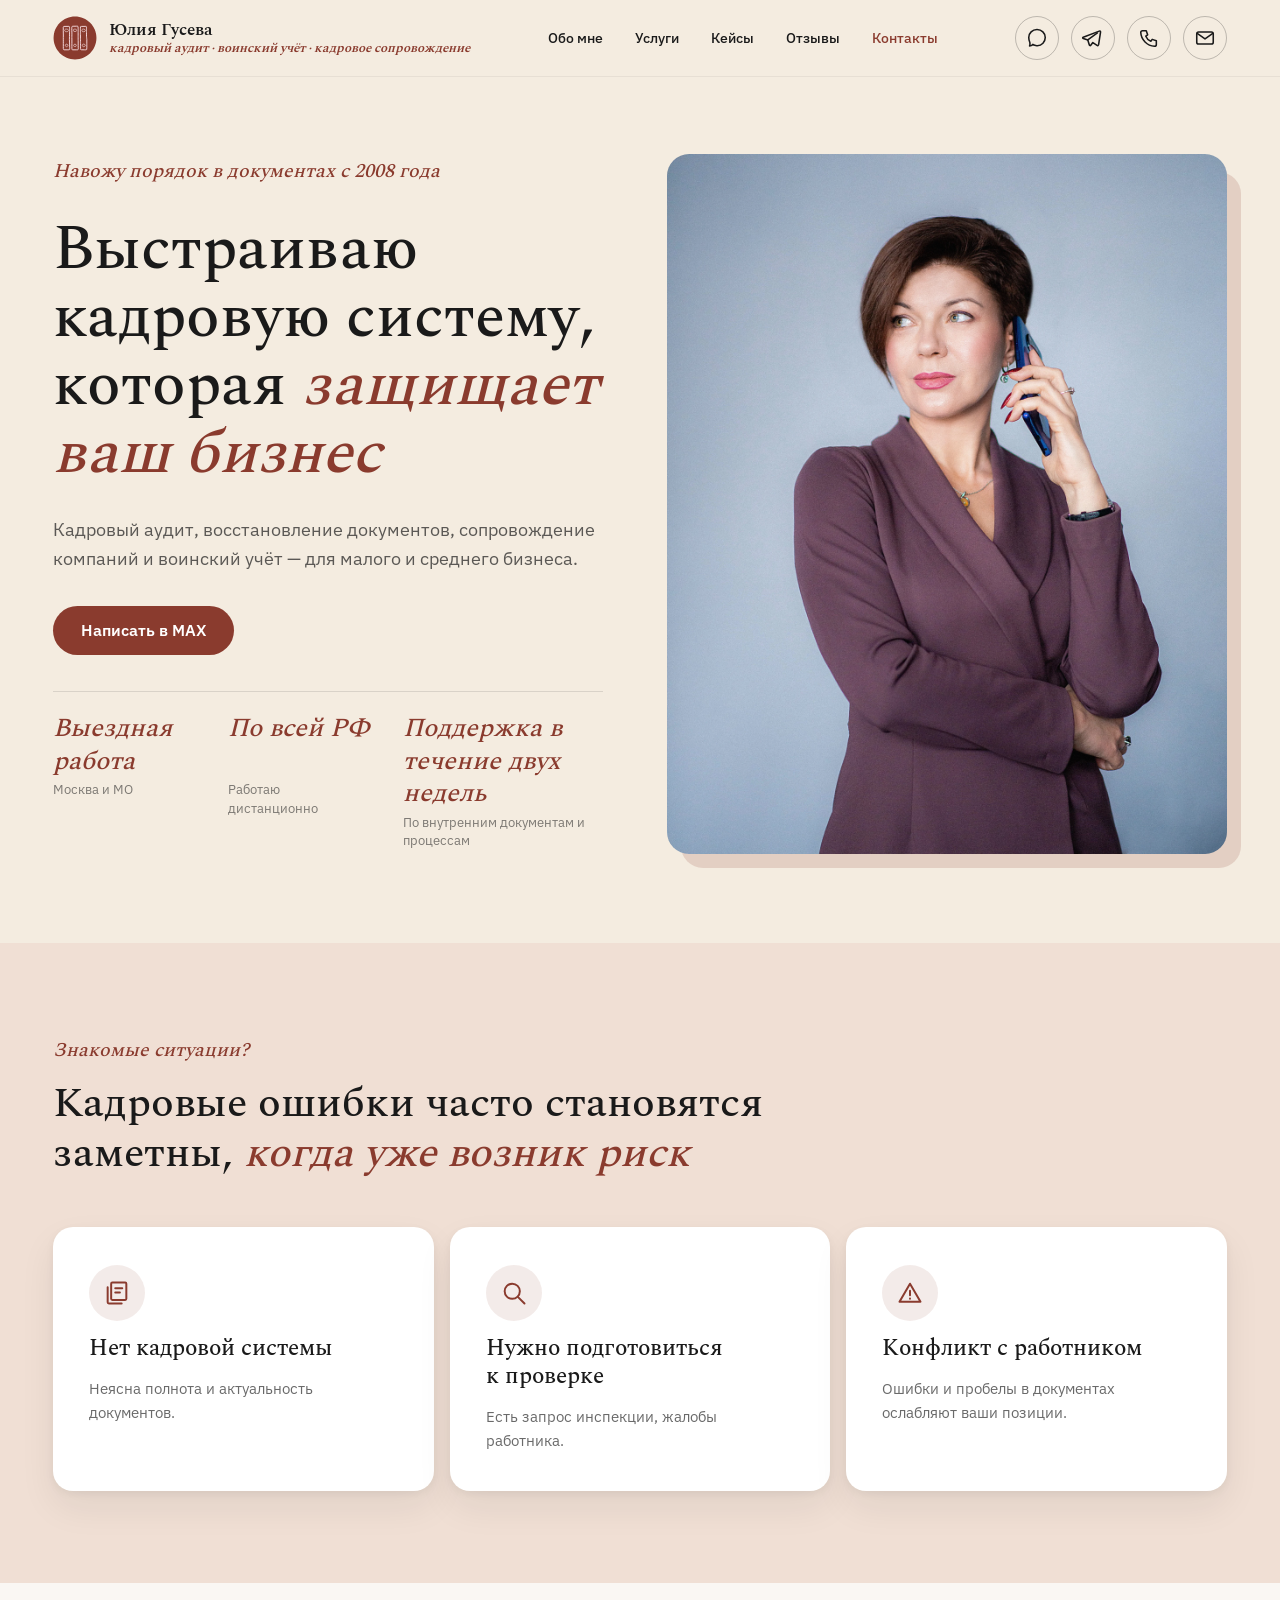
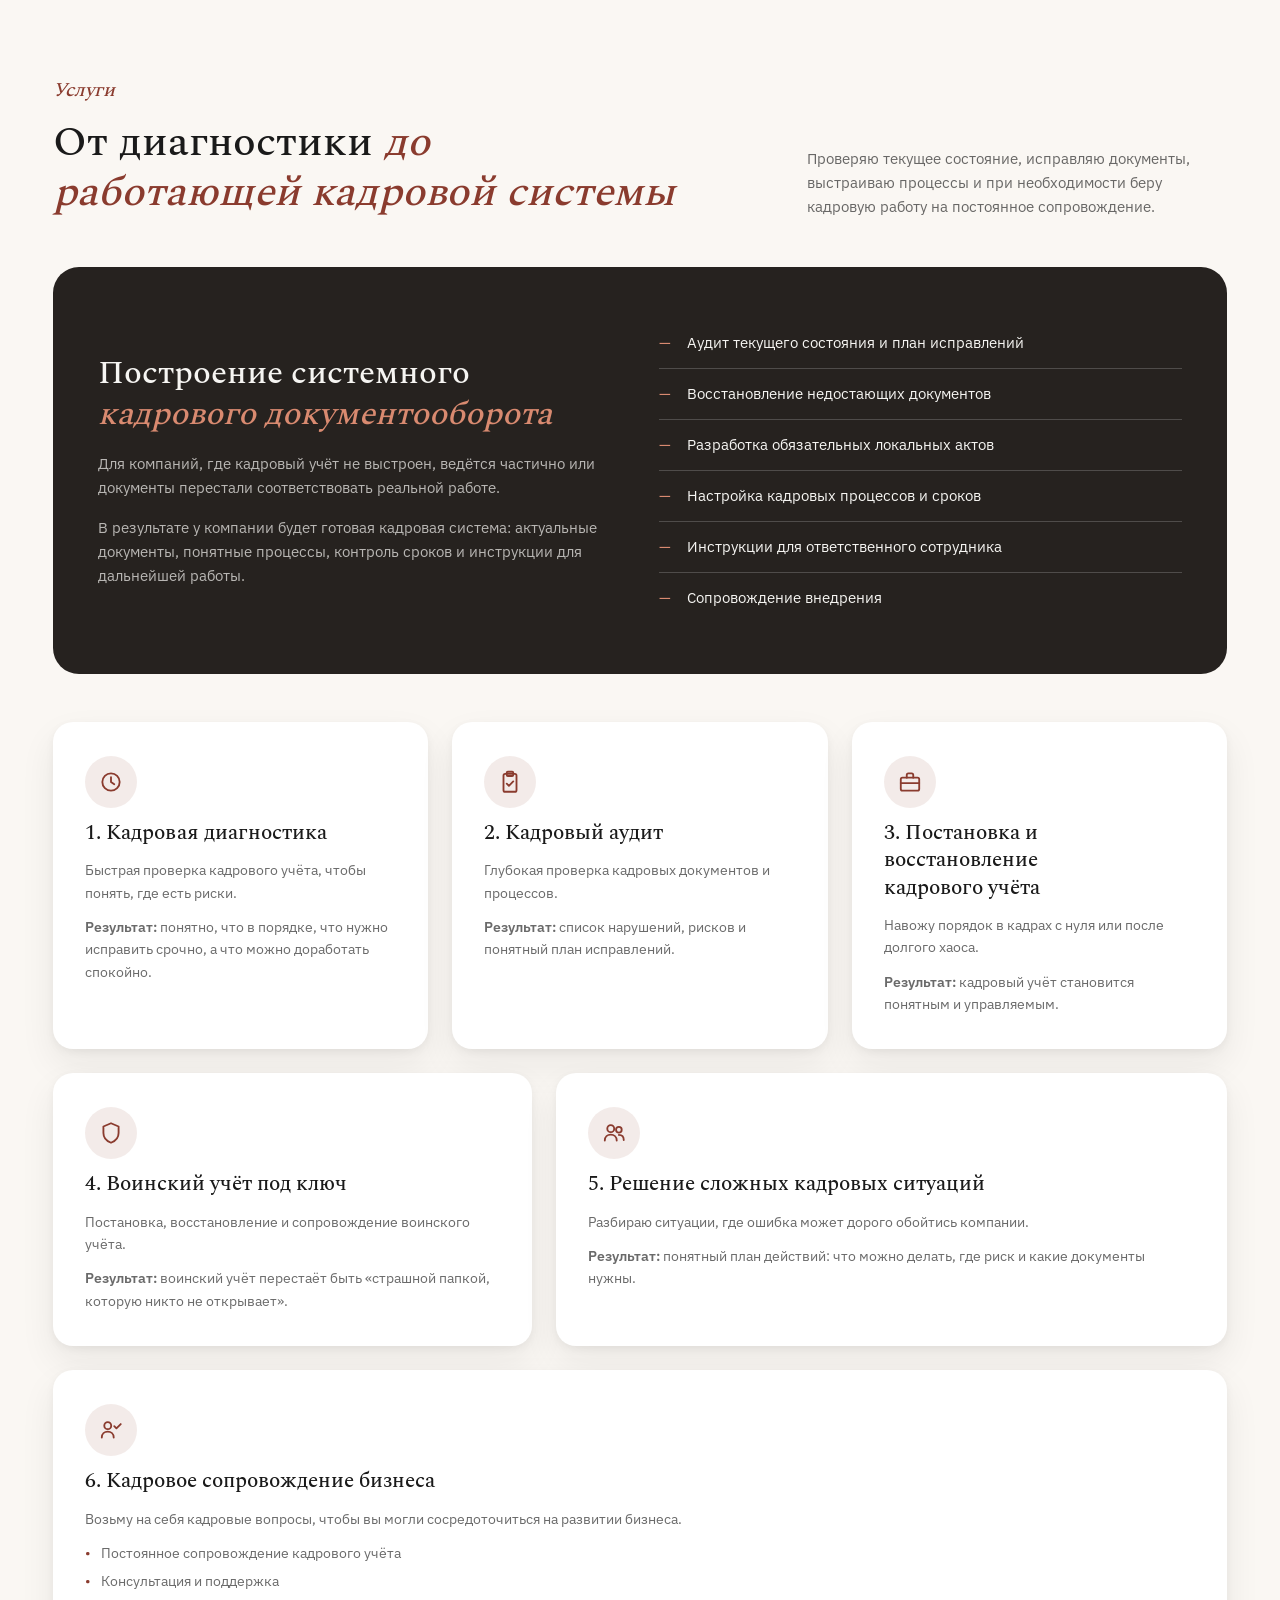
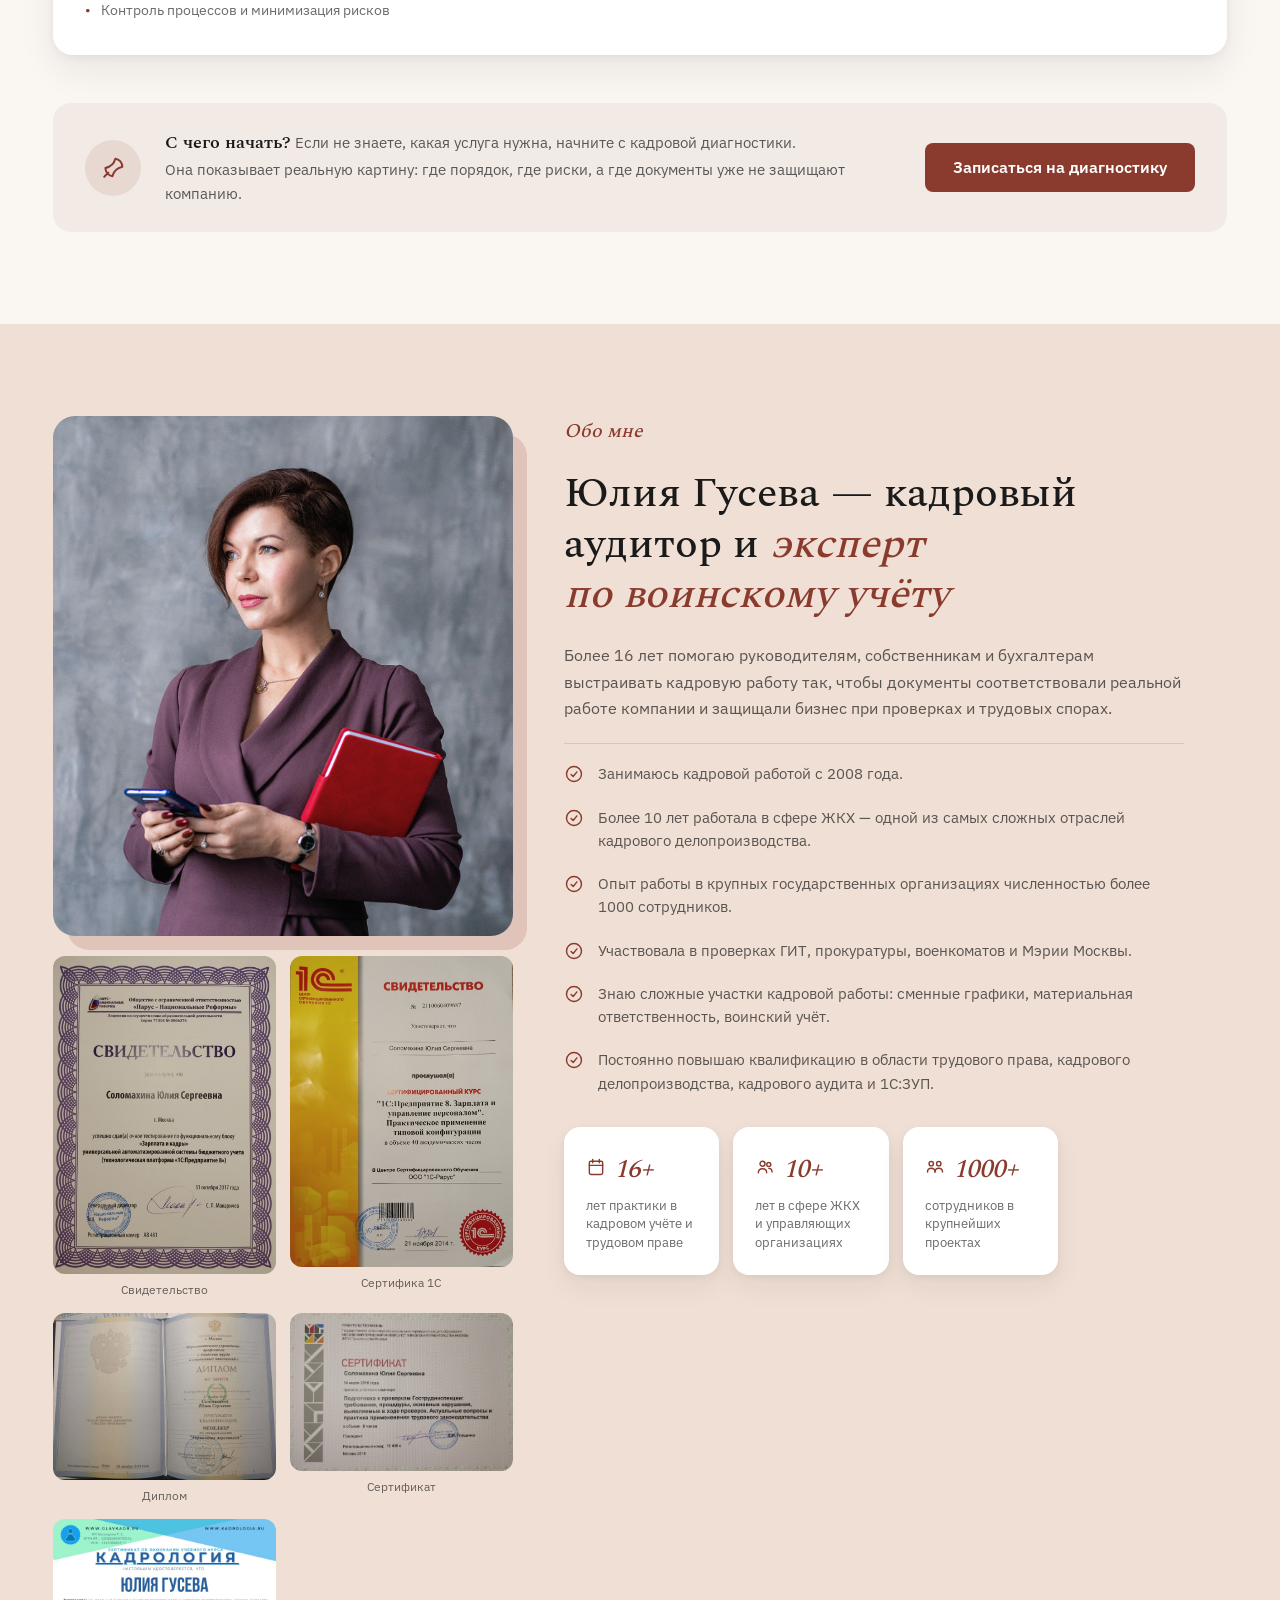
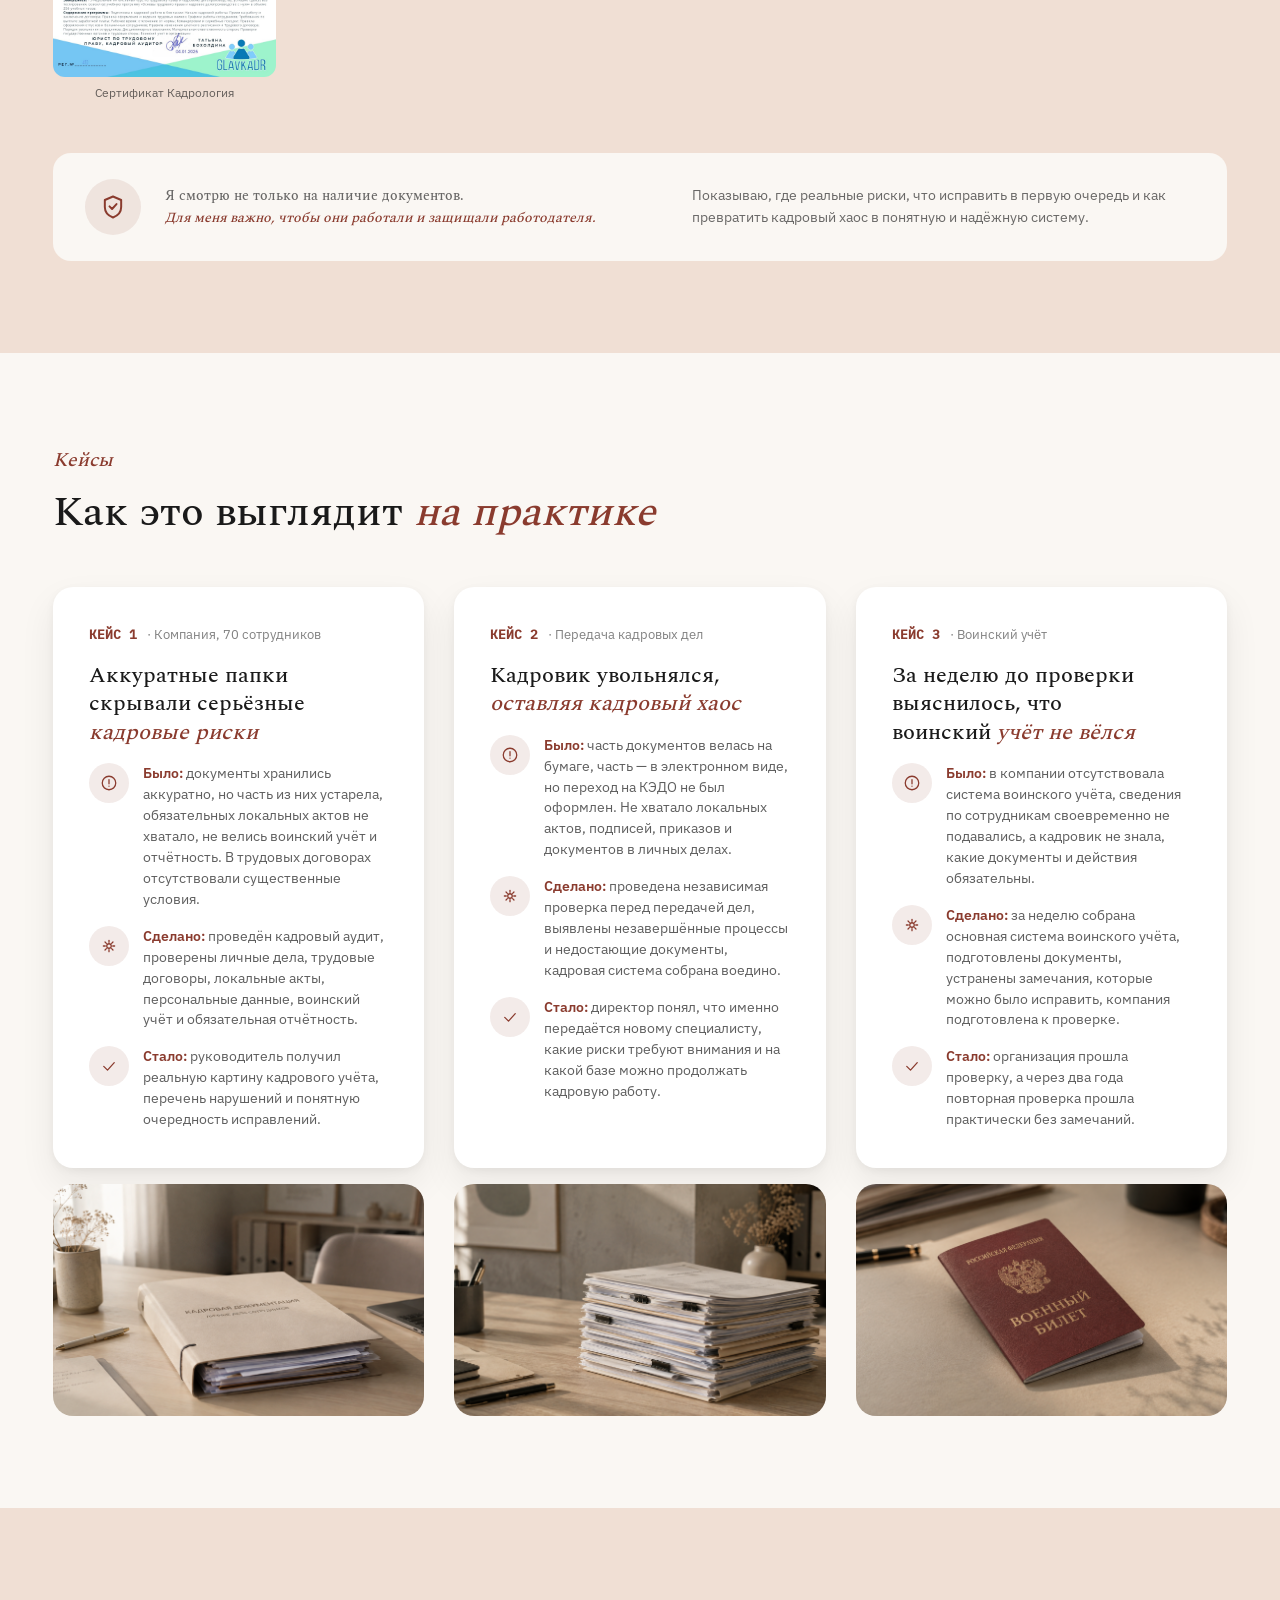
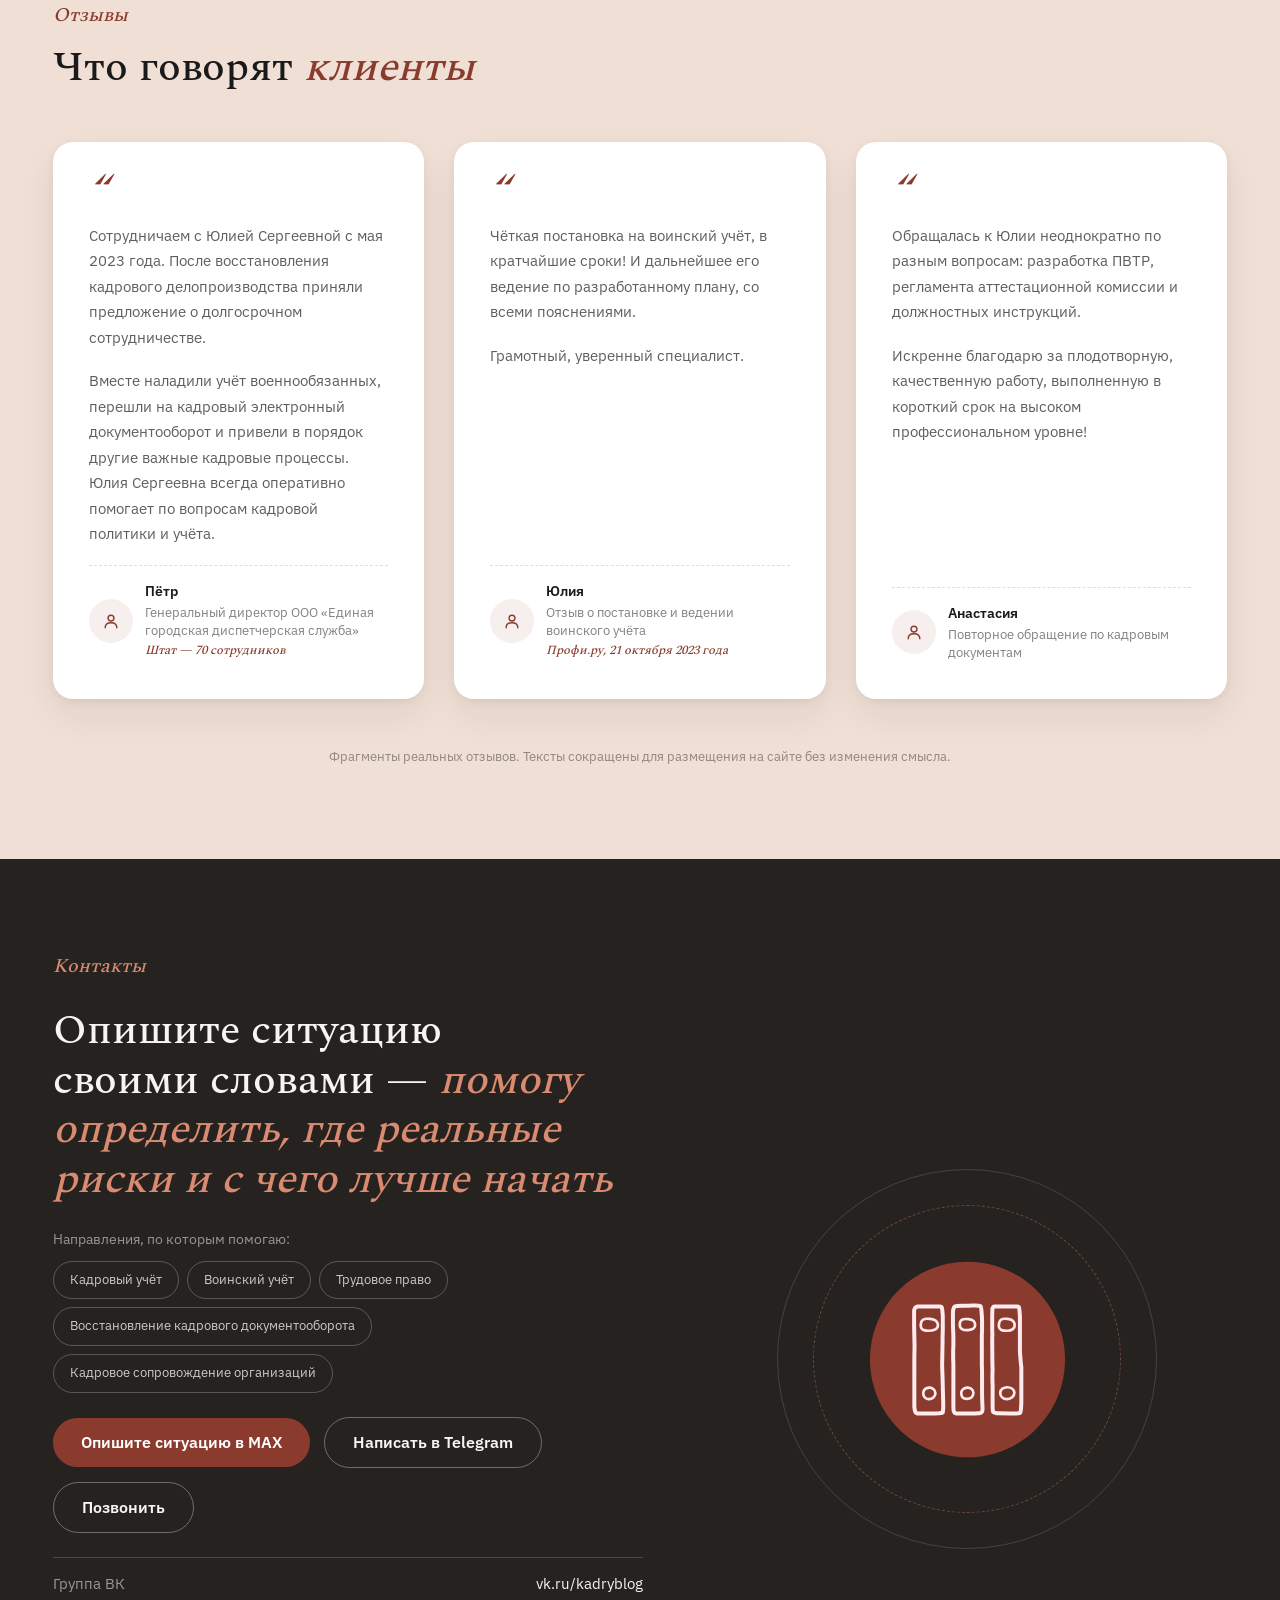
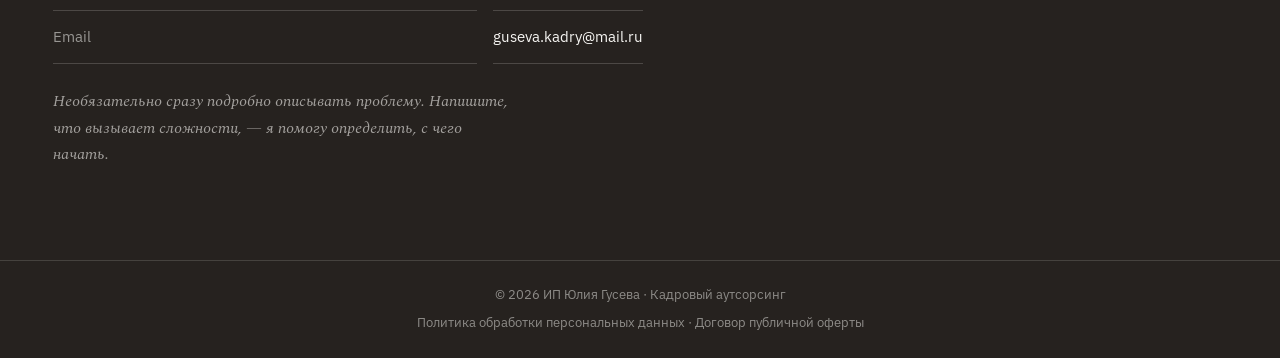
<file: index.html>
<!DOCTYPE html>
<html lang="ru">
<head>
  <meta charset="utf-8">
  <meta name="viewport" content="width=device-width, initial-scale=1">
  <title>Юлия Гусева — кадровый аудит, воинский учёт и кадровое сопровождение</title>
  <meta name="description" content="Юлия Гусева — кадровый аудитор и эксперт по воинскому учёту. Кадровый аудит, восстановление документов, постановка учёта и кадровое сопровождение бизнеса. Более 16 лет практики.">
  <meta name="referrer" content="strict-origin-when-cross-origin">

  <link rel="icon" href="/assets/logo/logo.svg" type="image/svg+xml">

  <meta property="og:type" content="website">
  <meta property="og:locale" content="ru_RU">
  <meta property="og:title" content="Юлия Гусева — кадровый аудит, воинский учёт и кадровое сопровождение">
  <meta property="og:description" content="Кадровый аудит, восстановление документов, постановка учёта и кадровое сопровождение бизнеса. Более 16 лет практики.">
  <meta property="og:image" content="/assets/logo/logo.svg">

  <link rel="preload" href="/assets/fonts/spectral-500-cyrillic.woff2" as="font" type="font/woff2" crossorigin>
  <link rel="preload" href="/assets/fonts/ibm-plex-sans-cyrillic.woff2" as="font" type="font/woff2" crossorigin>
  <link rel="stylesheet" href="/css/fonts.css?v=20260813-legal">
  <link rel="stylesheet" href="/css/variables.css?v=20260813-legal">
  <link rel="stylesheet" href="/css/base.css?v=20260813-legal">
  <link rel="stylesheet" href="/css/components.css?v=20260813-legal">
  <link rel="stylesheet" href="/css/sections.css?v=20260813-legal">
  <link rel="stylesheet" href="/css/responsive.css?v=20260813-legal">

  <script type="application/ld+json">
  {
    "@context": "https://schema.org",
    "@type": "ProfessionalService",
    "name": "Юлия Гусева — кадровое сопровождение",
    "description": "Кадровый аудит, воинский учёт, постановка и восстановление кадрового учёта, кадровое сопровождение бизнеса.",
    "areaServed": "RU",
    "founder": {
      "@type": "Person",
      "name": "Юлия Гусева",
      "jobTitle": "Кадровый аудитор, эксперт по воинскому учёту"
    },
    "knowsAbout": [
      "Кадровый учёт",
      "Воинский учёт",
      "Трудовое право",
      "Кадровый аудит",
      "Кадровое сопровождение"
    ]
  }
  </script>

  <script type="module" src="/js/main.js"></script>
</head>
<body>
  <a class="skip-link" href="#main">Перейти к основному содержимому</a>

  <header class="site-header">
    <div class="container site-header__inner">
      <a class="brand" href="#top" aria-label="Юлия Гусева — на главную">
        <img class="brand__logo" src="/assets/logo/logo.svg" alt="" width="44" height="44">
        <span class="brand__text">
          <span class="brand__name">Юлия Гусева</span>
          <span class="brand__tagline"><strong>кадровый аудит · воинский учёт · кадровое сопровождение</strong></span>
        </span>
      </a>

      <button class="nav-toggle" type="button" aria-expanded="false" aria-controls="primary-nav" aria-label="Открыть меню">
        <svg class="nav-toggle__open" viewBox="0 0 24 24" fill="none" stroke="currentColor" stroke-width="2" stroke-linecap="round" aria-hidden="true"><path d="M4 7 H20"></path><path d="M4 12 H20"></path><path d="M4 17 H20"></path></svg>
        <svg class="nav-toggle__close" viewBox="0 0 24 24" fill="none" stroke="currentColor" stroke-width="2" stroke-linecap="round" aria-hidden="true"><path d="M6 6 L18 18"></path><path d="M18 6 L6 18"></path></svg>
      </button>

      <div class="primary-nav" id="primary-nav">
        <nav class="site-nav" aria-label="Основная навигация">
          <a href="#about">Обо мне</a>
          <a href="#services">Услуги</a>
          <a href="#cases">Кейсы</a>
          <a href="#reviews">Отзывы</a>
          <a href="#contacts">Контакты</a>
        </nav>
        <ul class="site-header__social">
          <li>
            <a class="icon-link" href="https://max.ru/u/f9LHodD0cOIP0qGOKpEIp43lGWrAIPPO7aq1S9DmgUbt89OQJOx_vxSJOGs" target="_blank" rel="noopener noreferrer nofollow" aria-label="Написать в MAX">
              <svg
                viewBox="0 0 24 24"
                fill="none"
                xmlns="http://www.w3.org/2000/svg"
                aria-hidden="true"
              >
                  <!-- внешний контур -->
                <path
                    d="M12 2.8
                      C17.1 2.8 21 6.6 21 11.5
                      C21 16.3 17.2 20.2 12.3 20.4
                      C10.4 20.5 8.8 20 7.4 19
                      C6.5 20 5.2 20.7 3.9 20.7
                      C4.4 19.4 4.5 18.1 4.2 16.9
                      C3.5 15.3 3 13.5 3 11.5
                      C3 6.6 6.9 2.8 12 2.8Z"
                    stroke="currentColor"
                    stroke-width="1.7"
                      stroke-linecap="round"
                      stroke-linejoin="round"
                  />
              </svg>
            </a>
          </li>
          <li><a class="icon-link" href="https://t.me/GusevaYulyia" target="_blank" rel="noopener noreferrer nofollow" aria-label="Написать в Telegram">
            <svg class="icon-link__svg icon-link__svg--telegram" viewBox="0 0 24 24" fill="none" stroke="currentColor" stroke-width="1.7" stroke-linecap="round" stroke-linejoin="round" aria-hidden="true"><path d="M21 4.5 L3.5 11.2 C2.7 11.5 2.75 12.4 3.6 12.65 L8.5 14.1 L10.2 19.6 C10.45 20.4 11.3 20.5 11.75 19.9 L14 17 L18.6 20.1 C19.3 20.55 20.1 20.15 20.3 19.3 L22.4 5.6 C22.55 4.7 21.8 4.2 21 4.5 Z"></path><path d="M8.5 14.1 L19 6.5"></path></svg>
          </a></li>

          <li><a class="icon-link" href="tel:+79959011942" data-contact-phone="+79959011942" data-phone-display="+7 995 901-19-42" aria-label="Позвонить">
            <svg viewBox="0 0 24 24" fill="none" stroke="currentColor" stroke-width="1.7" stroke-linecap="round" stroke-linejoin="round" aria-hidden="true"><path d="M5 4 H9 L10.5 8.5 L8.5 10 C9.5 12.5 11.5 14.5 14 15.5 L15.5 13.5 L20 15 V19 C20 20 19 21 18 21 C10 20.5 3.5 14 3 6 C3 5 4 4 5 4 Z"></path></svg>
          </a></li>

          <li><a class="icon-link" href="mailto:guseva.kadry@mail.ru" data-contact-email="guseva.kadry@mail.ru" aria-label="Написать на почту">
            <svg viewBox="0 0 24 24" fill="none" stroke="currentColor" stroke-width="1.7" stroke-linecap="round" stroke-linejoin="round" aria-hidden="true"><rect x="3" y="5.5" width="18" height="13" rx="2"></rect><path d="M3.5 7 L12 13 L20.5 7"></path></svg>
          </a></li>
        </ul>
      </div>
    </div>
  </header>

  <main id="main">
    <span id="top"></span>

    <section class="hero" id="hero" aria-labelledby="hero-title">
      <div class="container hero__inner">
        <div class="hero__content">
          <p class="eyebrow">Навожу порядок в документах с 2008 года</p>
          <h1 class="hero__title" id="hero-title">Выстраиваю кадровую систему, которая <em>защищает ваш бизнес</em></h1>
          <p class="hero__lead">Кадровый аудит, восстановление документов, сопровождение компаний и воинский учёт — для малого и среднего бизнеса.</p>
          <a class="btn btn--primary hero__cta" href="https://max.ru/u/f9LHodD0cOIP0qGOKpEIp43lGWrAIPPO7aq1S9DmgUbt89OQJOx_vxSJOGs" target="_blank" rel="noopener">Написать в MAX</a>
          <ul class="hero__stats">
            <li class="hero-stat">
              <p class="hero-stat__value">Выездная работа</p>
              <p class="hero-stat__label">Москва и МО</p>
            </li>
            <li class="hero-stat">
              <p class="hero-stat__value">По всей РФ</p>
              <p class="hero-stat__label">Работаю дистанционно</p>
            </li>
            <li class="hero-stat">
              <p class="hero-stat__value">Поддержка в течение двух недель</p>
              <p class="hero-stat__label">По внутренним документам и процессам</p>
            </li>
          </ul>
        </div>
        <div class="hero__media">
          <picture class="photo-frame hero__photo">
            <img src="/assets/images/placeholders/DSC_1701.webp" alt="Место для портретной фотографии Юлии Гусевой" width="720" height="900" decoding="async">
          </picture>
        </div>
      </div>
    </section>

    <section class="section section--beige" id="pains" aria-labelledby="pains-title">
      <div class="container section__inner">
        <header class="section-head">
          <p class="eyebrow">Знакомые ситуации?</p>
          <h2 id="pains-title">Кадровые ошибки часто становятся заметны, <em>когда уже возник риск</em></h2>
        </header>
        <ul class="pains__grid">
          <li class="card pain-card">
            <span class="icon-circle" aria-hidden="true"><svg viewBox="0 0 24 24" fill="none" stroke="currentColor" stroke-width="1.7" stroke-linecap="round" stroke-linejoin="round"><rect x="7" y="3" width="13" height="15" rx="1"></rect><path d="M4 7 V20 a1 1 0 0 0 1 1 H16"></path><path d="M10.5 8 H16.5"></path><path d="M10.5 11.5 H14.5"></path></svg></span>
            <h3 class="pain-card__title">Нет кадровой системы</h3>
            <p>Неясна полнота и актуальность документов.</p>
          </li>
          <li class="card pain-card">
            <span class="icon-circle" aria-hidden="true"><svg viewBox="0 0 24 24" fill="none" stroke="currentColor" stroke-width="1.7" stroke-linecap="round" stroke-linejoin="round"><circle cx="10.5" cy="10.5" r="6.5"></circle><path d="M15.5 15.5 L21 21"></path></svg></span>
            <h3 class="pain-card__title">Нужно подготовиться к проверке</h3>
            <p>Есть запрос инспекции, жалобы работника.</p>
          </li>
          <li class="card pain-card">
            <span class="icon-circle" aria-hidden="true"><svg viewBox="0 0 24 24" fill="none" stroke="currentColor" stroke-width="1.7" stroke-linecap="round" stroke-linejoin="round"><path d="M12 4 L21 19.5 H3 Z"></path><path d="M12 10 V14"></path><path d="M12 16.8 V16.9"></path></svg></span>
            <h3 class="pain-card__title">Конфликт с работником</h3>
            <p>Ошибки и пробелы в документах ослабляют ваши позиции.</p>
          </li>
        </ul>
      </div>
    </section>

    <section class="section section--surface" id="services" aria-labelledby="services-title">
      <div class="container section__inner">
        <header class="section-head section-head--wide">
          <div class="section-head__main">
            <p class="eyebrow">Услуги</p>
            <h2 id="services-title">От диагностики <em>до работающей кадровой системы</em></h2>
          </div>
          <p class="services__intro">Проверяю текущее состояние, исправляю документы, выстраиваю процессы и при необходимости беру кадровую работу на постоянное сопровождение.</p>
        </header>

        <article class="service-feature">
          <div class="service-feature__body">
            <h3 class="service-feature__title">Построение системного <em>кадрового документооборота</em></h3>
            <p>Для компаний, где кадровый учёт не выстроен, ведётся частично или документы перестали соответствовать реальной работе.</p>
            <p>В результате у компании будет готовая кадровая система: актуальные документы, понятные процессы, контроль сроков и инструкции для дальнейшей работы.</p>
          </div>
          <div>
            <ul class="service-feature__list">
              <li>Аудит текущего состояния и план исправлений</li>
              <li>Восстановление недостающих документов</li>
              <li>Разработка обязательных локальных актов</li>
              <li>Настройка кадровых процессов и сроков</li>
              <li>Инструкции для ответственного сотрудника</li>
              <li>Сопровождение внедрения</li>
            </ul
          </div>
        </article>

        <div class="services__grid">
          <div class="services__row services__row--3">
            <article class="card service-card">
              <span class="icon-circle icon-circle--sm" aria-hidden="true"><svg viewBox="0 0 24 24" fill="none" stroke="currentColor" stroke-width="1.7" stroke-linecap="round" stroke-linejoin="round"><circle cx="12" cy="12" r="8"></circle><path d="M12 7.5 V12 L15 14"></path></svg></span>
              <h3 class="service-card__title">1. Кадровая диагностика</h3>
              <p>Быстрая проверка кадрового учёта, чтобы понять, где есть риски.</p>
              <p><strong>Результат:</strong> понятно, что в порядке, что нужно исправить срочно, а что можно доработать спокойно.</p>
            </article>
            <article class="card service-card">
              <span class="icon-circle icon-circle--sm" aria-hidden="true"><svg viewBox="0 0 24 24" fill="none" stroke="currentColor" stroke-width="1.7" stroke-linecap="round" stroke-linejoin="round"><rect x="6" y="4.5" width="12" height="16.5" rx="1.5"></rect><rect x="9" y="2.5" width="6" height="4" rx="1"></rect><path d="M9 13.5 L11 15.5 L15 11.5"></path></svg></span>
              <h3 class="service-card__title">2. Кадровый аудит</h3>
              <p>Глубокая проверка кадровых документов и процессов.</p>
              <p><strong>Результат:</strong> список нарушений, рисков и понятный план исправлений.</p>
            </article>
            <article class="card service-card">
              <span class="icon-circle icon-circle--sm" aria-hidden="true"><svg viewBox="0 0 24 24" fill="none" stroke="currentColor" stroke-width="1.7" stroke-linecap="round" stroke-linejoin="round"><rect x="3.5" y="8" width="17" height="12" rx="1.5"></rect><path d="M9 8 V5.5 a1.5 1.5 0 0 1 1.5 -1.5 H13.5 a1.5 1.5 0 0 1 1.5 1.5 V8"></path><path d="M3.5 13 H20.5"></path></svg></span>
              <h3 class="service-card__title">3. Постановка и восстановление кадрового учёта</h3>
              <p>Навожу порядок в кадрах с нуля или после долгого хаоса.</p>
              <p><strong>Результат:</strong> кадровый учёт становится понятным и управляемым.</p>
            </article>
          </div>

          <div class="services__row services__row--2">
            <article class="card service-card">
              <span class="icon-circle icon-circle--sm" aria-hidden="true"><svg viewBox="0 0 24 24" fill="none" stroke="currentColor" stroke-width="1.7" stroke-linecap="round" stroke-linejoin="round"><path d="M12 3 L19 6 V12 C19 16.5 16 19.5 12 21 C8 19.5 5 16.5 5 12 V6 Z"></path></svg></span>
              <h3 class="service-card__title">4. Воинский учёт под ключ</h3>
              <p>Постановка, восстановление и сопровождение воинского учёта.</p>
              <p><strong>Результат:</strong> воинский учёт перестаёт быть «страшной папкой, которую никто не открывает».</p>
            </article>
            <article class="card service-card">
              <span class="icon-circle icon-circle--sm" aria-hidden="true"><svg viewBox="0 0 24 24" fill="none" stroke="currentColor" stroke-width="1.7" stroke-linecap="round" stroke-linejoin="round"><circle cx="9" cy="8" r="3.2"></circle><path d="M3.5 19 C3.5 15.5 6 13.5 9 13.5 C12 13.5 14.5 15.5 14.5 19"></path><circle cx="16.5" cy="9" r="2.6"></circle><path d="M16.5 13.8 C19 13.8 21 15.5 21 18.5"></path></svg></span>
              <h3 class="service-card__title">5. Решение сложных кадровых ситуаций</h3>
              <p>Разбираю ситуации, где ошибка может дорого обойтись компании.</p>
              <p><strong>Результат:</strong> понятный план действий: что можно делать, где риск и какие документы нужны.</p>
            </article>
          </div>

          <div class="services__row services__row--1">
            <article class="card service-card">
              <span class="icon-circle icon-circle--sm" aria-hidden="true"><svg viewBox="0 0 24 24" fill="none" stroke="currentColor" stroke-width="1.7" stroke-linecap="round" stroke-linejoin="round"><circle cx="9" cy="8" r="3.2"></circle><path d="M3.5 19 C3.5 15.5 6 13.5 9 13.5 C12 13.5 14.5 15.5 14.5 19"></path><path d="M15 8.5 L17 10.5 L21 6.5"></path></svg></span>
              <h3 class="service-card__title">6. Кадровое сопровождение бизнеса</h3>
              <p>Возьму на себя кадровые вопросы, чтобы вы могли сосредоточиться на развитии бизнеса.</p>
              <ul class="service-card__list">
                <li>Постоянное сопровождение кадрового учёта</li>
                <li>Консультация и поддержка</li>
                <li>Контроль процессов и минимизация рисков</li>
              </ul>
            </article>
          </div>
        </div>

        <div class="services__hint">
          <span class="icon-circle" aria-hidden="true"><svg viewBox="0 0 24 24" fill="none" stroke="currentColor" stroke-width="1.7" stroke-linecap="round" stroke-linejoin="round"><path d="M14 4 C17.5 4.5 20 7.5 20 11 C16 12 12.5 15 11.5 19 C8 18.5 5.5 15.5 5.5 12 C9.5 11 13 8 14 4 Z"></path><path d="M8 16 L4.5 19.5"></path></svg></span>
          <div class="services__hint-text">
            <p><strong>С чего начать?</strong> Если не знаете, какая услуга нужна, начните с кадровой диагностики.</p>
            <p>Она показывает реальную картину: где порядок, где риски, а где документы уже не защищают компанию.</p>
          </div>
          <a class="btn btn--primary btn--square" href="https://max.ru/u/f9LHodD0cOIP0qGOKpEIp43lGWrAIPPO7aq1S9DmgUbt89OQJOx_vxSJOGs" target="_blank" rel="noopener noreferrer nofollow">Записаться на диагностику</a>
        </div>
      </div>
    </section>

    <section class="section section--beige" id="about" aria-labelledby="about-title">
      <div class="container about__inner">
        <div class="about__media">
          <picture class="photo-frame about__photo">
            <img src="/assets/images/placeholders/DSC_1663.webp" alt="Место для рабочей фотографии Юлии Гусевой" width="560" height="633" loading="lazy" decoding="async">
          </picture>
          <ul class="about__certs">
            <li><figure class="cert"><img src="/assets/images/certificates/certificate 1.png" alt="Место для скана диплома" width="300" height="210" loading="lazy"><figcaption>Свидетельство</figcaption></figure></li>
            <li><figure class="cert"><img src="/assets/images/certificates/certificate-1C 1.png" alt="Место для скана аттестата" width="300" height="210" loading="lazy"><figcaption>Сертифика 1C</figcaption></figure></li>
            <li><figure class="cert"><img src="/assets/images/certificates/dilploma.jpg" alt="Место для скана диплома" width="300" height="210" loading="lazy"><figcaption>Диплом</figcaption></figure></li>
            <li><figure class="cert"><img src="/assets/images/certificates/certificate-trudinspect 1.png" alt="Место для скана сертификата 1С" width="300" height="210" loading="lazy"><figcaption>Сертификат</figcaption></figure></li>
            <li><figure class="cert"><img src="/assets/images/certificates/cerificate-kadrologia.jpg" alt="Место для скана сертификата Кадрология" width="300" height="210" loading="lazy"><figcaption>Сертификат Кадрология</figcaption></figure></li>
          </ul>
        </div>
        <div class="about__content">
          <p class="eyebrow">Обо мне</p>
          <h2 id="about-title">Юлия Гусева — кадровый аудитор и <em>эксперт по воинскому учёту</em></h2>
          <p class="about__lead">Более 16 лет помогаю руководителям, собственникам и бухгалтерам выстраивать кадровую работу так, чтобы документы соответствовали реальной работе компании и защищали бизнес при проверках и трудовых спорах.</p>
          <ul class="about__facts">
            <li><svg viewBox="0 0 24 24" fill="none" stroke="currentColor" stroke-width="1.7" stroke-linecap="round" stroke-linejoin="round" aria-hidden="true"><circle cx="12" cy="12" r="9"></circle><path d="M8.5 12.5 L11 15 L15.5 9.5"></path></svg><span>Занимаюсь кадровой работой с 2008 года.</span></li>
            <li><svg viewBox="0 0 24 24" fill="none" stroke="currentColor" stroke-width="1.7" stroke-linecap="round" stroke-linejoin="round" aria-hidden="true"><circle cx="12" cy="12" r="9"></circle><path d="M8.5 12.5 L11 15 L15.5 9.5"></path></svg><span>Более 10 лет работала в сфере ЖКХ — одной из самых сложных отраслей кадрового делопроизводства.</span></li>
            <li><svg viewBox="0 0 24 24" fill="none" stroke="currentColor" stroke-width="1.7" stroke-linecap="round" stroke-linejoin="round" aria-hidden="true"><circle cx="12" cy="12" r="9"></circle><path d="M8.5 12.5 L11 15 L15.5 9.5"></path></svg><span>Опыт работы в крупных государственных организациях численностью более 1000 сотрудников.</span></li>
            <li><svg viewBox="0 0 24 24" fill="none" stroke="currentColor" stroke-width="1.7" stroke-linecap="round" stroke-linejoin="round" aria-hidden="true"><circle cx="12" cy="12" r="9"></circle><path d="M8.5 12.5 L11 15 L15.5 9.5"></path></svg><span>Участвовала в проверках ГИТ, прокуратуры, военкоматов и Мэрии Москвы.</span></li>
            <li><svg viewBox="0 0 24 24" fill="none" stroke="currentColor" stroke-width="1.7" stroke-linecap="round" stroke-linejoin="round" aria-hidden="true"><circle cx="12" cy="12" r="9"></circle><path d="M8.5 12.5 L11 15 L15.5 9.5"></path></svg><span>Знаю сложные участки кадровой работы: сменные графики, материальная ответственность, воинский учёт.</span></li>
            <li><svg viewBox="0 0 24 24" fill="none" stroke="currentColor" stroke-width="1.7" stroke-linecap="round" stroke-linejoin="round" aria-hidden="true"><circle cx="12" cy="12" r="9"></circle><path d="M8.5 12.5 L11 15 L15.5 9.5"></path></svg><span>Постоянно повышаю квалификацию в области трудового права, кадрового делопроизводства, кадрового аудита и 1С:ЗУП.</span></li>
          </ul>
          <ul class="about__stats">
            <li class="stat-card">
              <span class="stat-card__head"><svg viewBox="0 0 24 24" fill="none" stroke="currentColor" stroke-width="1.7" stroke-linecap="round" stroke-linejoin="round" aria-hidden="true"><rect x="4" y="5" width="16" height="16" rx="2"></rect><path d="M4 10 H20"></path><path d="M8 3 V7"></path><path d="M16 3 V7"></path></svg><span class="stat-card__value">16+</span></span>
              <p>лет практики в кадровом учёте и трудовом праве</p>
            </li>
            <li class="stat-card">
              <span class="stat-card__head"><svg viewBox="0 0 24 24" fill="none" stroke="currentColor" stroke-width="1.7" stroke-linecap="round" stroke-linejoin="round" aria-hidden="true"><circle cx="9" cy="8" r="3"></circle><path d="M4 19 C4 15.7 6.2 14 9 14 C11.8 14 14 15.7 14 19"></path><circle cx="16.5" cy="9" r="2.4"></circle><path d="M16.5 13.6 C19 13.6 20.5 15.2 20.5 18"></path></svg><span class="stat-card__value">10+</span></span>
              <p>лет в сфере ЖКХ и управляющих организациях</p>
            </li>
            <li class="stat-card">
              <span class="stat-card__head"><svg viewBox="0 0 24 24" fill="none" stroke="currentColor" stroke-width="1.7" stroke-linecap="round" stroke-linejoin="round" aria-hidden="true"><circle cx="7.5" cy="8" r="2.6"></circle><circle cx="16.5" cy="8" r="2.6"></circle><path d="M3 18 C3 15 5 13.4 7.5 13.4 C10 13.4 12 15 12 18"></path><path d="M12 18 C12 15 14 13.4 16.5 13.4 C19 13.4 21 15 21 18"></path></svg><span class="stat-card__value">1000+</span></span>
              <p>сотрудников в крупнейших проектах</p>
            </li>
          </ul>
        </div>
        <div class="about__quote">
          <span class="icon-circle" aria-hidden="true"><svg viewBox="0 0 24 24" fill="none" stroke="currentColor" stroke-width="1.7" stroke-linecap="round" stroke-linejoin="round"><path d="M12 3 L19 6 V12 C19 16.5 16 19.5 12 21 C8 19.5 5 16.5 5 12 V6 Z"></path><path d="M9 11.5 L11.2 13.7 L15 9.5"></path></svg></span>
          <p class="about__quote-lead">Я смотрю не только на наличие документов. <em>Для меня важно, чтобы они работали и защищали работодателя.</em></p>
          <p>Показываю, где реальные риски, что исправить в первую очередь и как превратить кадровый хаос в понятную и надёжную систему.</p>
        </div>
      </div>
    </section>

    <section class="section section--surface" id="cases" aria-labelledby="cases-title">
      <div class="container section__inner">
        <header class="section-head">
          <p class="eyebrow">Кейсы</p>
          <h2 id="cases-title">Как это выглядит <em>на практике</em></h2>
        </header>
        <ul class="cases__grid">
          <li class="case">
            <article class="card case-card">
              <p class="case-card__label"><span class="case-card__num">КЕЙС 1</span><span class="case-card__ctx">· Компания, 70 сотрудников</span></p>
              <h3 class="case-card__title">Аккуратные папки скрывали серьёзные <em>кадровые риски</em></h3>
              <div class="case-row"><span class="icon-circle icon-circle--xs" aria-hidden="true"><svg viewBox="0 0 24 24" fill="none" stroke="currentColor" stroke-width="1.7" stroke-linecap="round"><circle cx="12" cy="12" r="9"></circle><path d="M12 7.5 V13"></path><path d="M12 16.2 V16.3"></path></svg></span><p class="case-row__text"><strong>Было:</strong> документы хранились аккуратно, но часть из них устарела, обязательных локальных актов не хватало, не велись воинский учёт и отчётность. В трудовых договорах отсутствовали существенные условия.</p></div>
              <div class="case-row"><span class="icon-circle icon-circle--xs" aria-hidden="true"><svg viewBox="0 0 24 24" fill="none" stroke="currentColor" stroke-width="1.7" stroke-linecap="round" stroke-linejoin="round"><circle cx="12" cy="12" r="3"></circle><path d="M12 4.5 V7"></path><path d="M12 17 V19.5"></path><path d="M4.5 12 H7"></path><path d="M17 12 H19.5"></path><path d="M6.7 6.7 L8.5 8.5"></path><path d="M15.5 15.5 L17.3 17.3"></path><path d="M17.3 6.7 L15.5 8.5"></path><path d="M8.5 15.5 L6.7 17.3"></path></svg></span><p class="case-row__text"><strong>Сделано:</strong> проведён кадровый аудит, проверены личные дела, трудовые договоры, локальные акты, персональные данные, воинский учёт и обязательная отчётность.</p></div>
              <div class="case-row"><span class="icon-circle icon-circle--xs" aria-hidden="true"><svg viewBox="0 0 24 24" fill="none" stroke="currentColor" stroke-width="1.7" stroke-linecap="round" stroke-linejoin="round"><path d="M5 12.5 L10 17.5 L19 7.5"></path></svg></span><p class="case-row__text"><strong>Стало:</strong> руководитель получил реальную картину кадрового учёта, перечень нарушений и понятную очередность исправлений.</p></div>
            </article>
            <picture class="case__photo"><img src="/assets/images/placeholders/folderwdocs.png" alt="Место для фотографии: папки с документами" width="640" height="400" loading="lazy"></picture>
          </li>
          <li class="case">
            <article class="card case-card">
              <p class="case-card__label"><span class="case-card__num">КЕЙС 2</span><span class="case-card__ctx">· Передача кадровых дел</span></p>
              <h3 class="case-card__title">Кадровик увольнялся, <em>оставляя кадровый хаос</em></h3>
              <div class="case-row"><span class="icon-circle icon-circle--xs" aria-hidden="true"><svg viewBox="0 0 24 24" fill="none" stroke="currentColor" stroke-width="1.7" stroke-linecap="round"><circle cx="12" cy="12" r="9"></circle><path d="M12 7.5 V13"></path><path d="M12 16.2 V16.3"></path></svg></span><p class="case-row__text"><strong>Было:</strong> часть документов велась на бумаге, часть — в электронном виде, но переход на КЭДО не был оформлен. Не хватало локальных актов, подписей, приказов и документов в личных делах.</p></div>
              <div class="case-row"><span class="icon-circle icon-circle--xs" aria-hidden="true"><svg viewBox="0 0 24 24" fill="none" stroke="currentColor" stroke-width="1.7" stroke-linecap="round" stroke-linejoin="round"><circle cx="12" cy="12" r="3"></circle><path d="M12 4.5 V7"></path><path d="M12 17 V19.5"></path><path d="M4.5 12 H7"></path><path d="M17 12 H19.5"></path><path d="M6.7 6.7 L8.5 8.5"></path><path d="M15.5 15.5 L17.3 17.3"></path><path d="M17.3 6.7 L15.5 8.5"></path><path d="M8.5 15.5 L6.7 17.3"></path></svg></span><p class="case-row__text"><strong>Сделано:</strong> проведена независимая проверка перед передачей дел, выявлены незавершённые процессы и недостающие документы, кадровая система собрана воедино.</p></div>
              <div class="case-row"><span class="icon-circle icon-circle--xs" aria-hidden="true"><svg viewBox="0 0 24 24" fill="none" stroke="currentColor" stroke-width="1.7" stroke-linecap="round" stroke-linejoin="round"><path d="M5 12.5 L10 17.5 L19 7.5"></path></svg></span><p class="case-row__text"><strong>Стало:</strong> директор понял, что именно передаётся новому специалисту, какие риски требуют внимания и на какой базе можно продолжать кадровую работу.</p></div>
            </article>
            <picture class="case__photo"><img src="/assets/images/placeholders/bunchofpapers.png" alt="Место для фотографии: стопка документов" width="640" height="400" loading="lazy"></picture>
          </li>
          <li class="case">
            <article class="card case-card">
              <p class="case-card__label"><span class="case-card__num">КЕЙС 3</span><span class="case-card__ctx">· Воинский учёт</span></p>
              <h3 class="case-card__title">За неделю до проверки выяснилось, что воинский <em>учёт не вёлся</em></h3>
              <div class="case-row"><span class="icon-circle icon-circle--xs" aria-hidden="true"><svg viewBox="0 0 24 24" fill="none" stroke="currentColor" stroke-width="1.7" stroke-linecap="round"><circle cx="12" cy="12" r="9"></circle><path d="M12 7.5 V13"></path><path d="M12 16.2 V16.3"></path></svg></span><p class="case-row__text"><strong>Было:</strong> в компании отсутствовала система воинского учёта, сведения по сотрудникам своевременно не подавались, а кадровик не знала, какие документы и действия обязательны.</p></div>
              <div class="case-row"><span class="icon-circle icon-circle--xs" aria-hidden="true"><svg viewBox="0 0 24 24" fill="none" stroke="currentColor" stroke-width="1.7" stroke-linecap="round" stroke-linejoin="round"><circle cx="12" cy="12" r="3"></circle><path d="M12 4.5 V7"></path><path d="M12 17 V19.5"></path><path d="M4.5 12 H7"></path><path d="M17 12 H19.5"></path><path d="M6.7 6.7 L8.5 8.5"></path><path d="M15.5 15.5 L17.3 17.3"></path><path d="M17.3 6.7 L15.5 8.5"></path><path d="M8.5 15.5 L6.7 17.3"></path></svg></span><p class="case-row__text"><strong>Сделано:</strong> за неделю собрана основная система воинского учёта, подготовлены документы, устранены замечания, которые можно было исправить, компания подготовлена к проверке.</p></div>
              <div class="case-row"><span class="icon-circle icon-circle--xs" aria-hidden="true"><svg viewBox="0 0 24 24" fill="none" stroke="currentColor" stroke-width="1.7" stroke-linecap="round" stroke-linejoin="round"><path d="M5 12.5 L10 17.5 L19 7.5"></path></svg></span><p class="case-row__text"><strong>Стало:</strong> организация прошла проверку, а через два года повторная проверка прошла практически без замечаний.</p></div>
            </article>
            <picture class="case__photo"><img src="/assets/images/placeholders/militaryticket.png" alt="Место для фотографии: военный билет" width="640" height="400" loading="lazy"></picture>
          </li>
        </ul>
      </div>
    </section>

    <section class="section section--beige" id="reviews" aria-labelledby="reviews-title">
      <div class="container section__inner">
        <header class="section-head">
          <p class="eyebrow">Отзывы</p>
          <h2 id="reviews-title">Что говорят <em>клиенты</em></h2>
        </header>
        <ul class="reviews__grid">
          <li><article class="card review-card">
            <p class="review-card__mark quote" aria-hidden="true">“</p>
            <p>Сотрудничаем с Юлией Сергеевной с мая 2023 года. После восстановления кадрового делопроизводства приняли предложение о долгосрочном сотрудничестве.</p>
            <p>Вместе наладили учёт военнообязанных, перешли на кадровый электронный документооборот и привели в порядок другие важные кадровые процессы. Юлия Сергеевна всегда оперативно помогает по вопросам кадровой политики и учёта.</p>
            <footer class="review-card__author">
              <span class="review-card__avatar" aria-hidden="true"><svg viewBox="0 0 24 24" fill="none" stroke="currentColor" stroke-width="1.7" stroke-linecap="round" stroke-linejoin="round"><circle cx="12" cy="8.5" r="3.5"></circle><path d="M5 20 C5 16 8 14 12 14 C16 14 19 16 19 20"></path></svg></span>
              <span class="review-card__meta">
                <span class="review-card__name">Пётр</span>
                <span class="review-card__role">Генеральный директор ООО «Единая городская диспетчерская служба»</span>
                <span class="review-card__source">Штат — 70 сотрудников</span>
              </span>
            </footer>
          </article></li>
          <li><article class="card review-card">
            <p class="review-card__mark" aria-hidden="true">“</p>
            <p>Чёткая постановка на воинский учёт, в кратчайшие сроки! И дальнейшее его ведение по разработанному плану, со всеми пояснениями.</p>
            <p>Грамотный, уверенный специалист.</p>
            <footer class="review-card__author">
              <span class="review-card__avatar" aria-hidden="true"><svg viewBox="0 0 24 24" fill="none" stroke="currentColor" stroke-width="1.7" stroke-linecap="round" stroke-linejoin="round"><circle cx="12" cy="8.5" r="3.5"></circle><path d="M5 20 C5 16 8 14 12 14 C16 14 19 16 19 20"></path></svg></span>
              <span class="review-card__meta">
                <span class="review-card__name">Юлия</span>
                <span class="review-card__role">Отзыв о постановке и ведении воинского учёта</span>
                <span class="review-card__source">Профи.ру, 21 октября 2023 года</span>
              </span>
            </footer>
          </article></li>
          <li><article class="card review-card">
            <p class="review-card__mark" aria-hidden="true">“</p>
            <p>Обращалась к Юлии неоднократно по разным вопросам: разработка ПВТР, регламента аттестационной комиссии и должностных инструкций.</p>
            <p>Искренне благодарю за плодотворную, качественную работу, выполненную в короткий срок на высоком профессиональном уровне!</p>
            <footer class="review-card__author">
              <span class="review-card__avatar" aria-hidden="true"><svg viewBox="0 0 24 24" fill="none" stroke="currentColor" stroke-width="1.7" stroke-linecap="round" stroke-linejoin="round"><circle cx="12" cy="8.5" r="3.5"></circle><path d="M5 20 C5 16 8 14 12 14 C16 14 19 16 19 20"></path></svg></span>
              <span class="review-card__meta">
                <span class="review-card__name">Анастасия</span>
                <span class="review-card__role">Повторное обращение по кадровым документам</span>
              </span>
            </footer>
          </article></li>
        </ul>
        <p class="reviews__note">Фрагменты реальных отзывов. Тексты сокращены для размещения на сайте без изменения смысла.</p>
      </div>
    </section>

    <section class="section contacts" id="contacts" aria-labelledby="contacts-title">
      <div class="container contacts__inner">
        <div class="contacts__content">
          <p class="eyebrow">Контакты</p>
          <h2 id="contacts-title">Опишите ситуацию своими словами — <em>помогу определить, где реальные риски и с чего лучше начать</em></h2>

          <div class="contacts__directions">
            <p class="contacts__directions-label">Направления, по которым помогаю:</p>
            <ul class="contacts__tags">
              <li><span class="pill pill--dark">Кадровый учёт</span></li>
              <li><span class="pill pill--dark">Воинский учёт</span></li>
              <li><span class="pill pill--dark">Трудовое право</span></li>
              <li><span class="pill pill--dark">Восстановление кадрового документооборота</span></li>
              <li><span class="pill pill--dark">Кадровое сопровождение организаций</span></li>
            </ul>
          </div>

          <div class="action-row">

            <a class="btn btn--primary" href="https://max.ru/u/f9LHodD0cOIP0qGOKpEIp43lGWrAIPPO7aq1S9DmgUbt89OQJOx_vxSJOGs" target="_blank" rel="noopener noreferrer nofollow">Опишите ситуацию в MAX</a>

            <a class="btn btn--outline-dark" href="https://t.me/GusevaYulyia" target="_blank" rel="noopener noreferrer nofollow">Написать в Telegram</a>

            <a class="btn btn--outline-dark" href="tel:+79959011942" data-contact-phone="+79959011942" data-phone-display="+7 995 901-19-42">Позвонить</a>
          </div>

          <dl class="contacts__list">
            <dt>Группа ВК</dt>
            <dd><a href="https://vk.ru/kadryblog" target="_blank" rel="noopener noreferrer nofollow">vk.ru/kadryblog</a></dd>
            <dt>Email</dt>
            <dd><a href="mailto:guseva.kadry@mail.ru" data-contact-email="guseva.kadry@mail.ru">guseva.kadry@mail.ru</a></dd>
          </dl>

          <p class="contacts__note">Необязательно сразу подробно описывать проблему. Напишите, что вызывает сложности, — я помогу определить, с чего начать.</p>
        </div>

        <div class="contacts__badge">
          <div class="contacts__badge-inner">
            <img src="/assets/logo/logo.svg" alt="" width="200" height="200" loading="lazy">
          </div>
        </div>
      </div>
    </section>
  </main>

  <footer class="site-footer">
    <div class="container site-footer__inner">
      <p>© 2026 ИП Юлия Гусева · Кадровый аутсорсинг</p>

      <p><a href="/assets/docs/privacy-policy/">Политика обработки персональных данных</a> · <a href="/assets/docs/offer/">Договор публичной оферты</a></p>
    </div>
  </footer>
  <div class="contact-toast" role="status" aria-live="polite" aria-atomic="true" hidden></div>

  <div class="phone-modal" data-phone-modal hidden>
    <div class="phone-modal__overlay" data-phone-modal-close></div>
    <div class="phone-modal__dialog" role="dialog" aria-modal="true" aria-labelledby="phone-modal-title">
      <button class="phone-modal__close" type="button" data-phone-modal-close aria-label="Закрыть окно">
        <svg viewBox="0 0 24 24" fill="none" stroke="currentColor" stroke-width="1.8" stroke-linecap="round" aria-hidden="true"><path d="M6 6 L18 18"></path><path d="M18 6 L6 18"></path></svg>
      </button>
      <h2 class="phone-modal__title" id="phone-modal-title">Номер телефона</h2>
      <p class="phone-modal__number" data-phone-modal-number></p>
      <button class="btn btn--primary phone-modal__copy" type="button" data-phone-modal-copy>Скопировать номер</button>
    </div>
  </div>
</body>
</html>
</file>
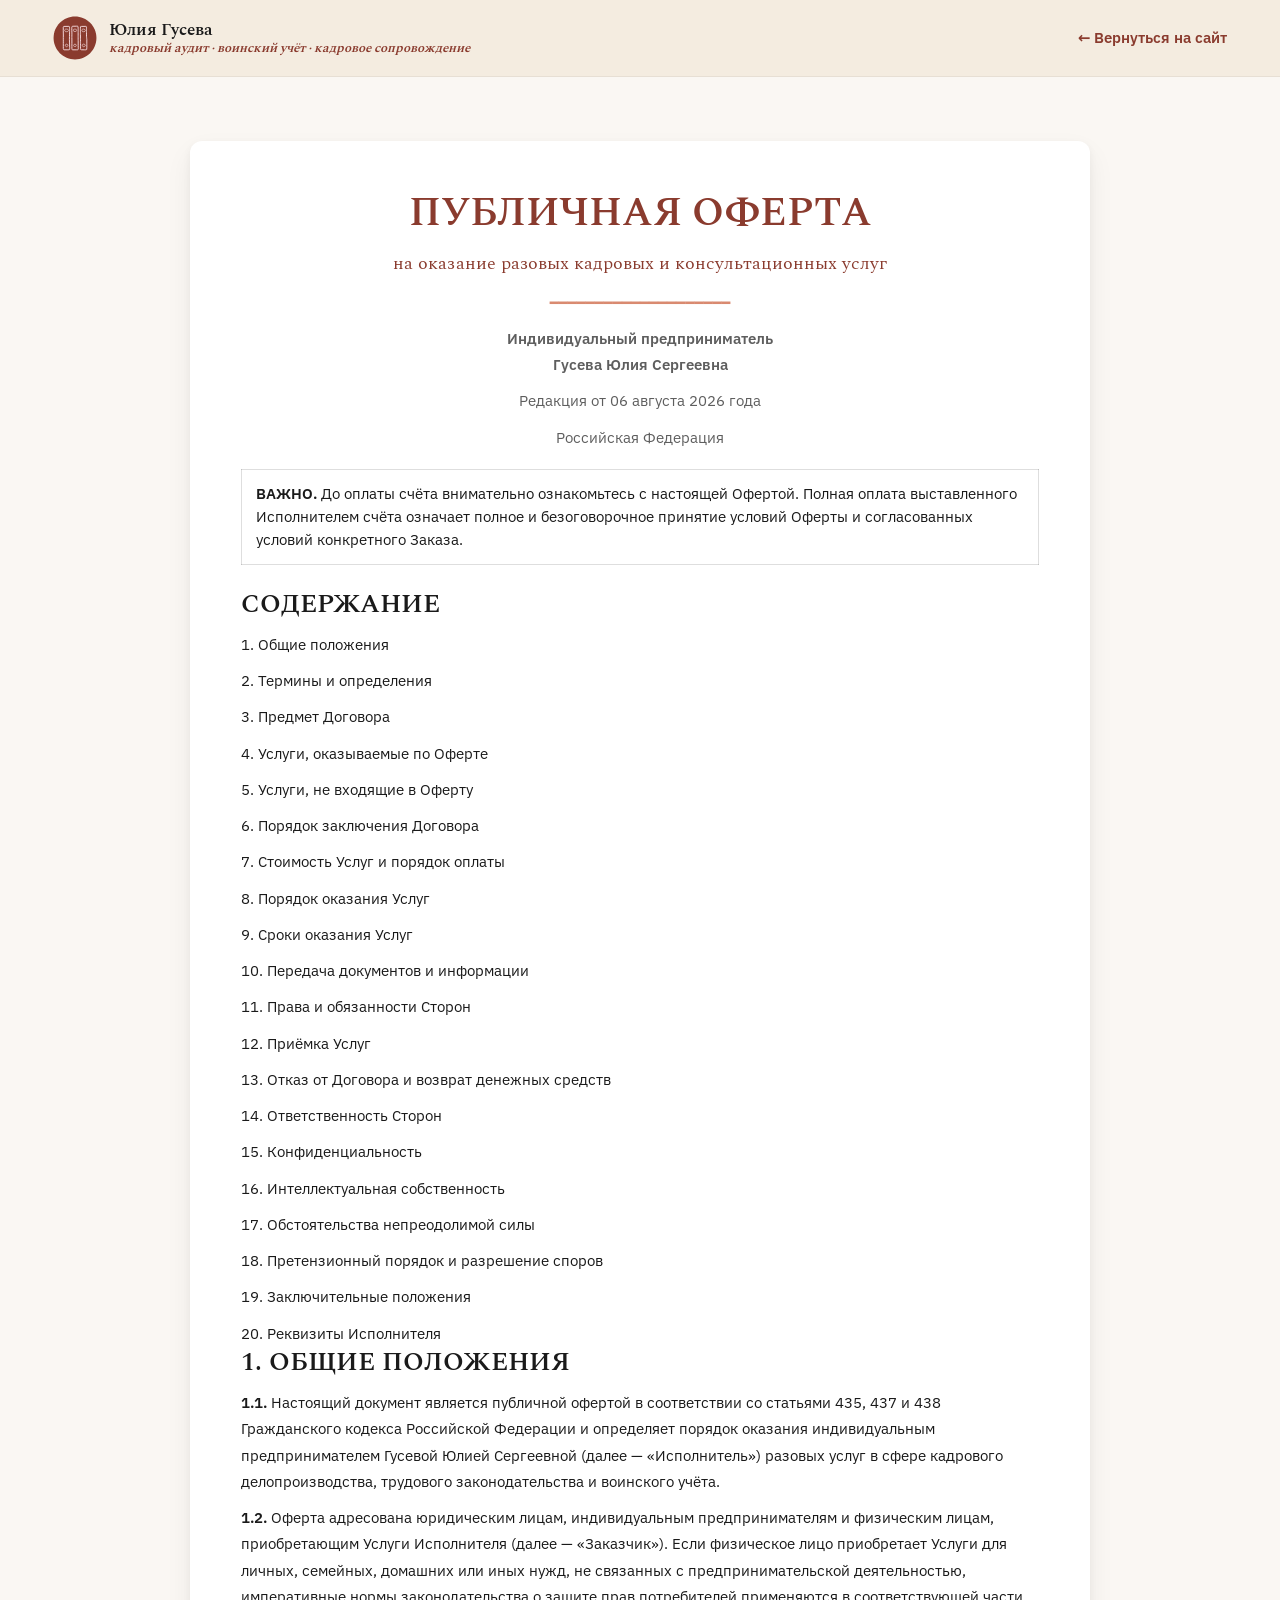
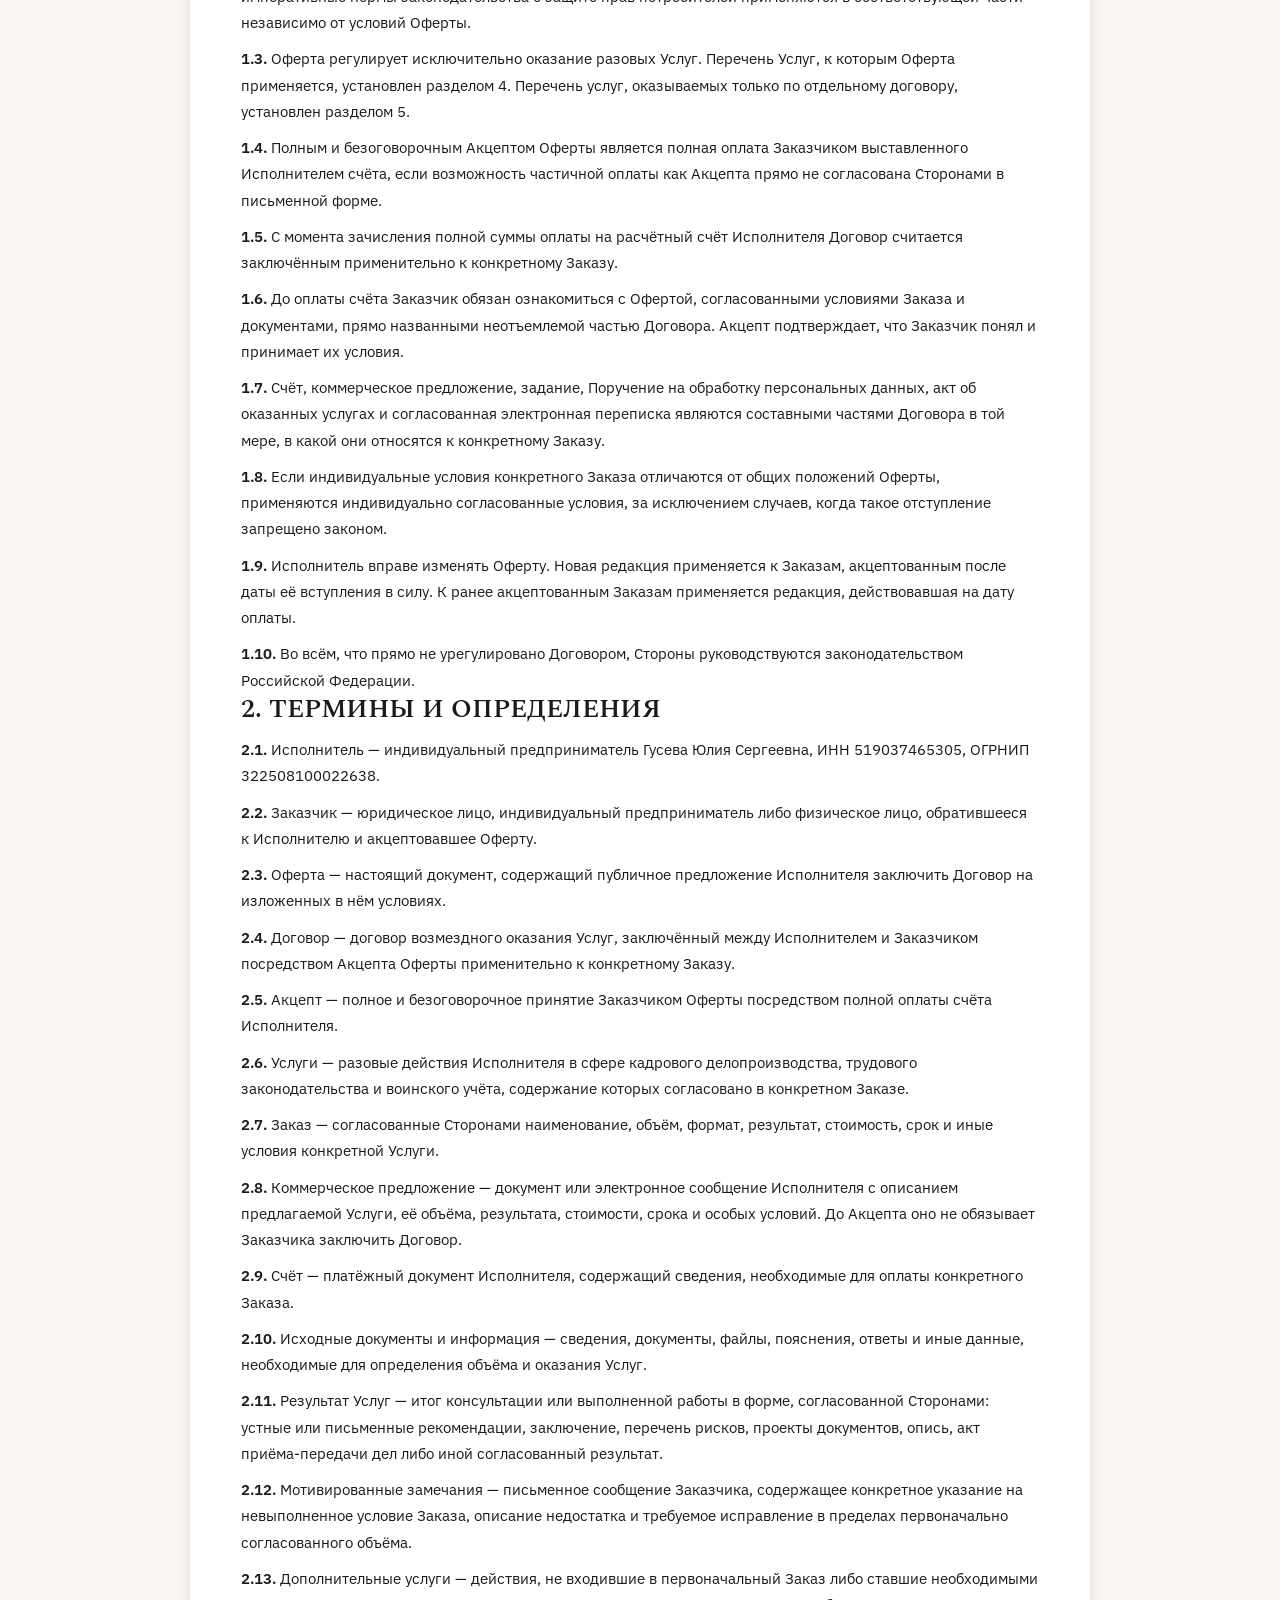
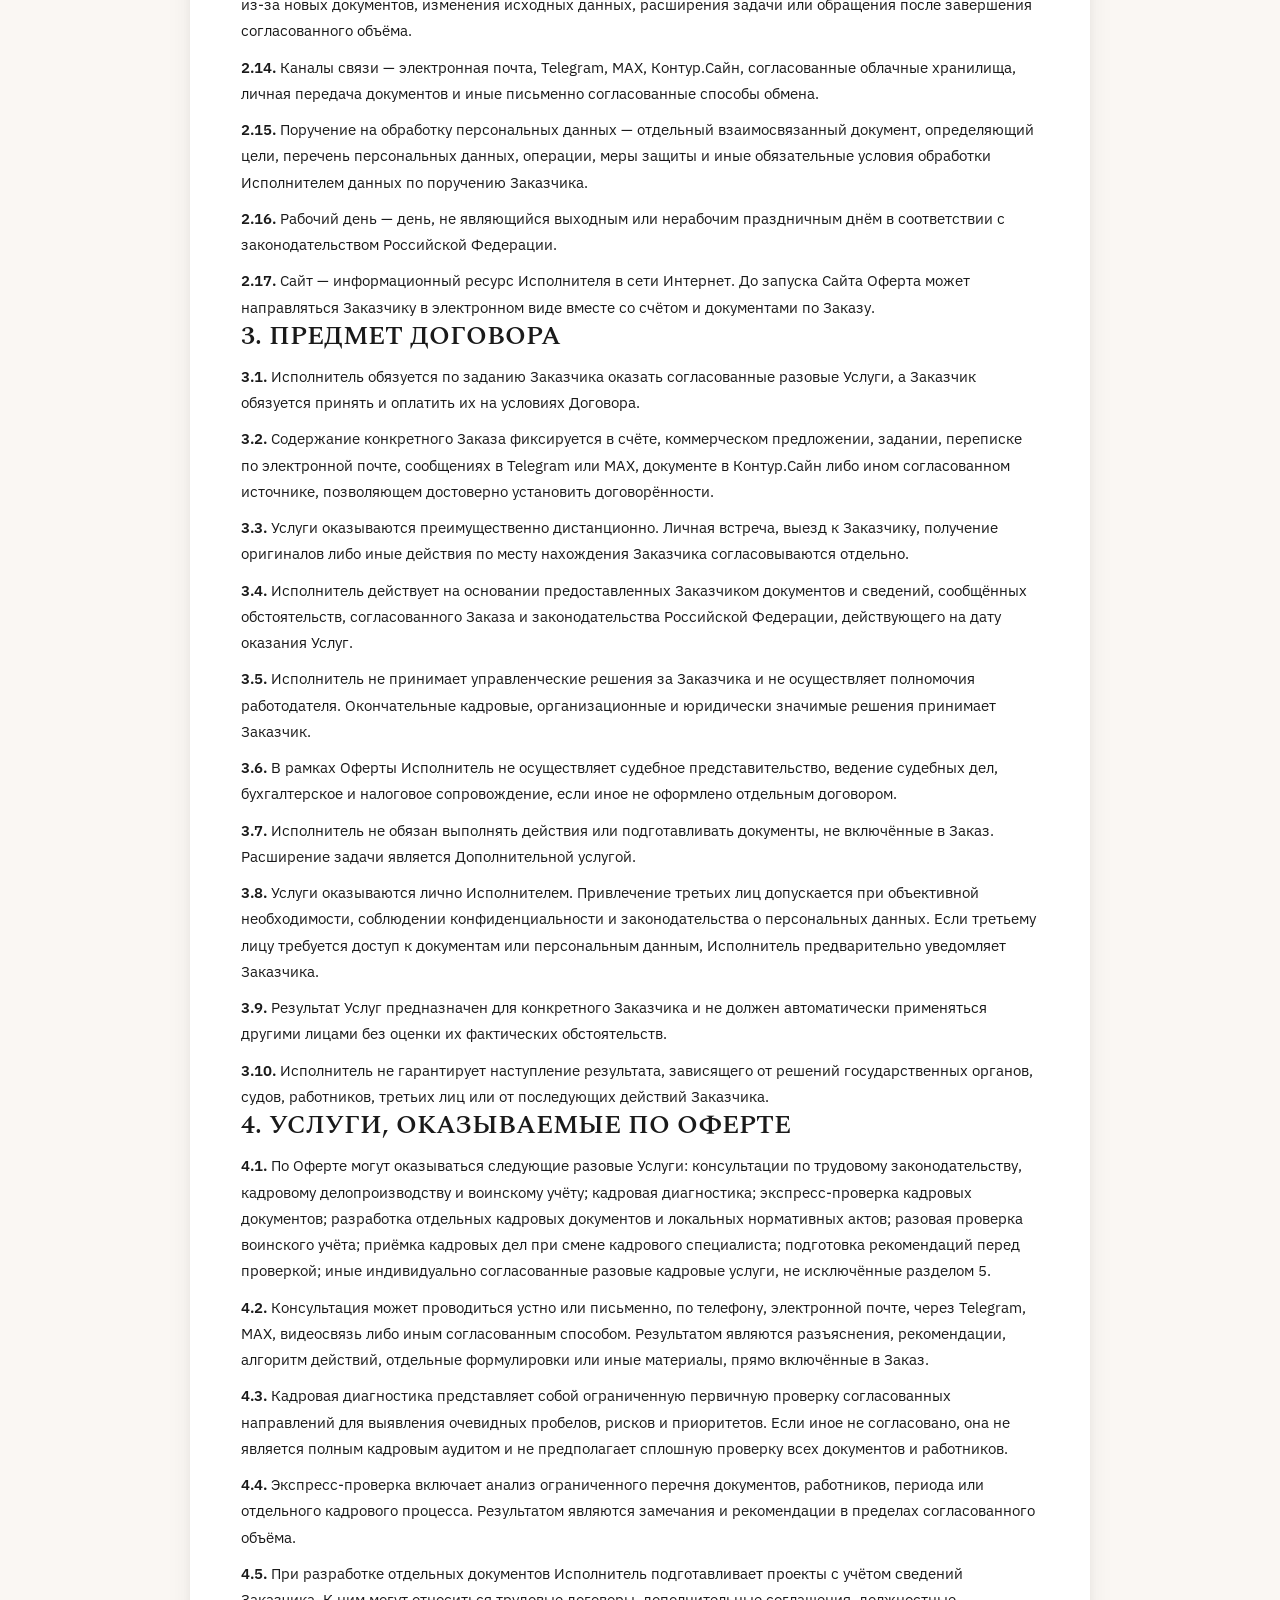
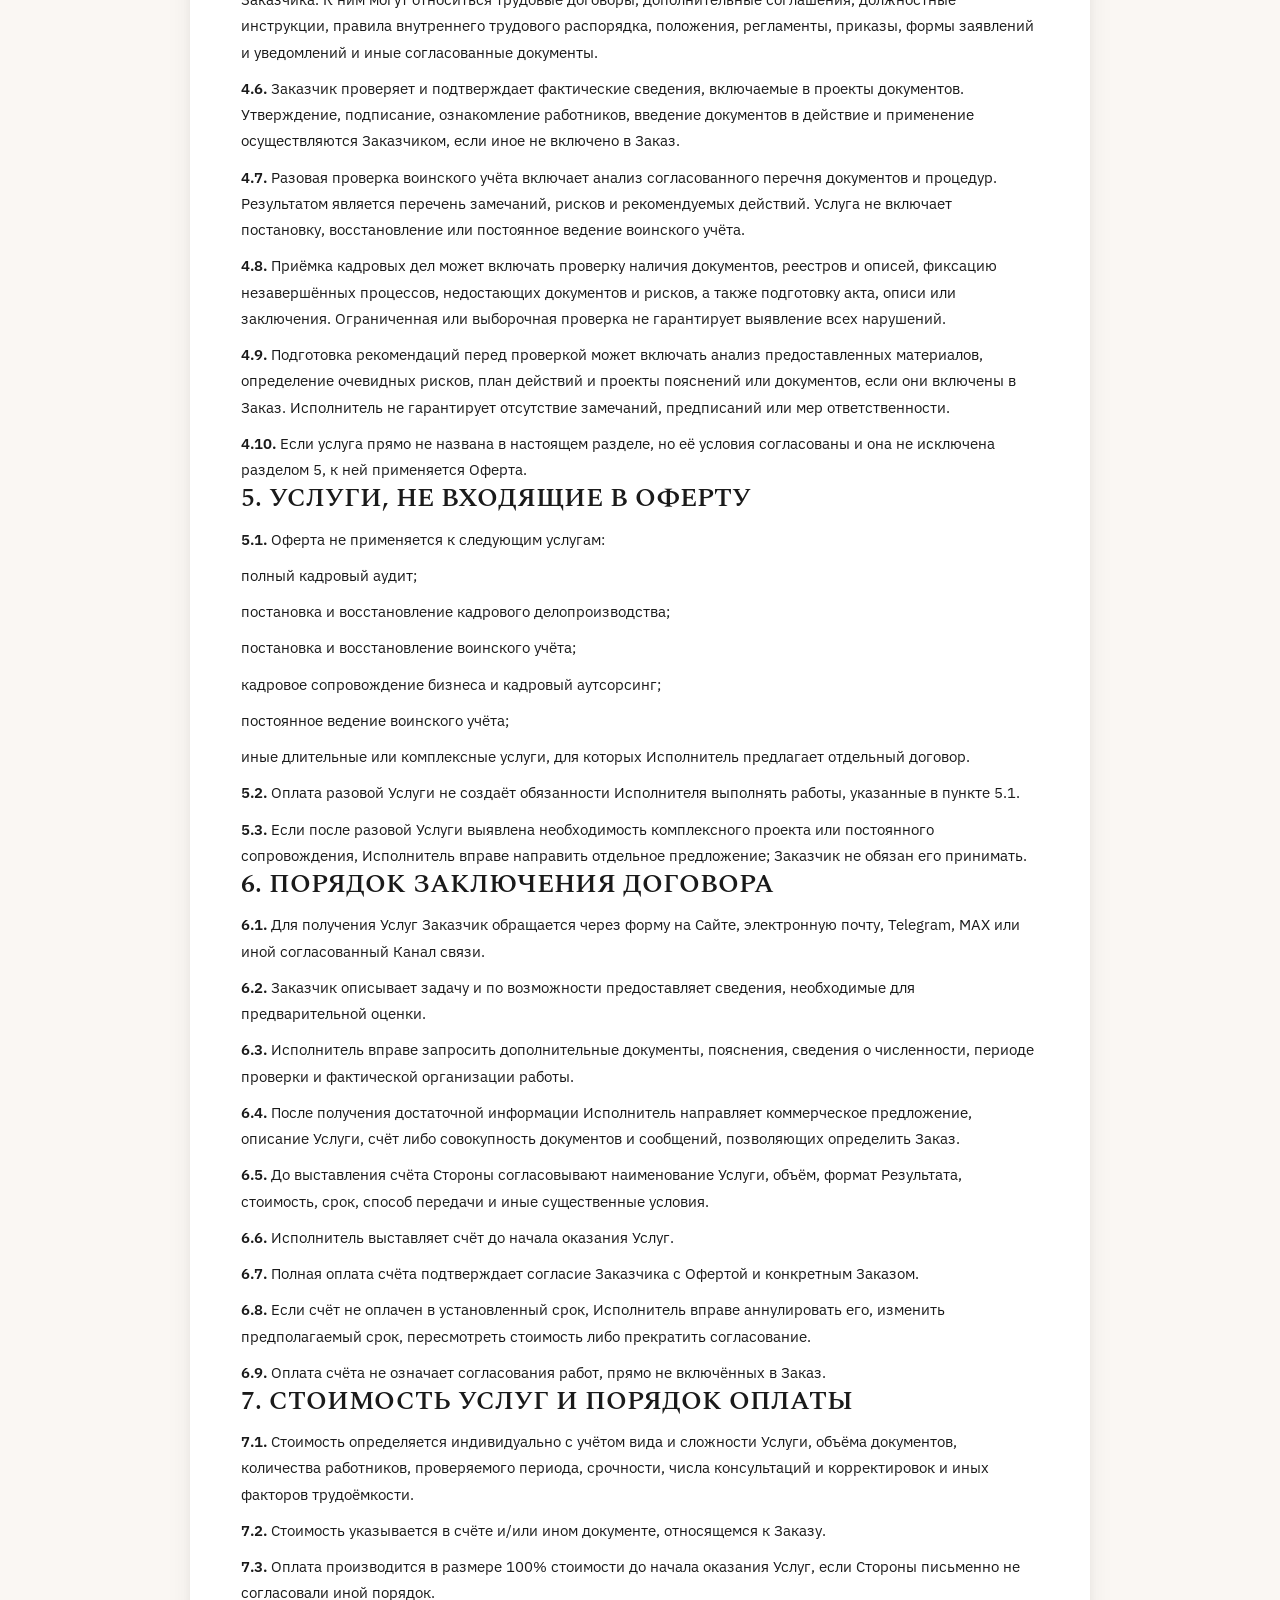
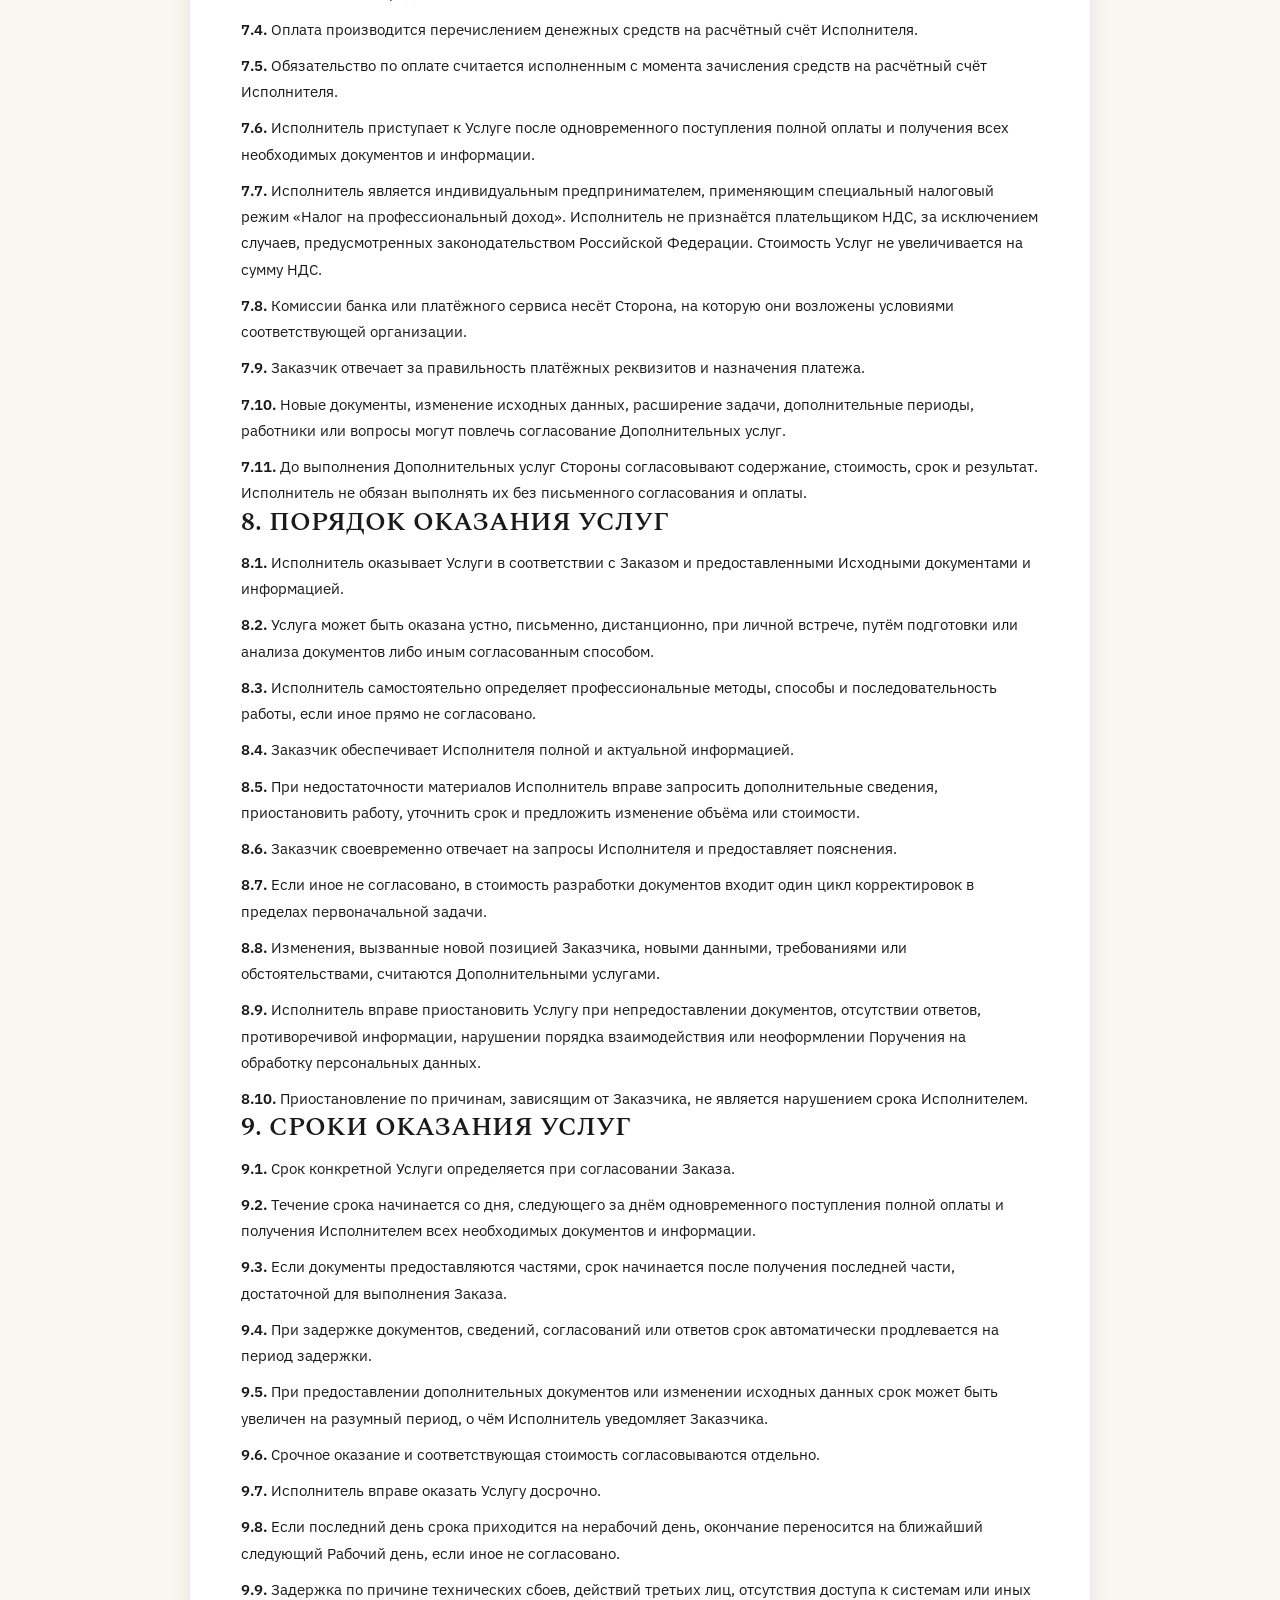
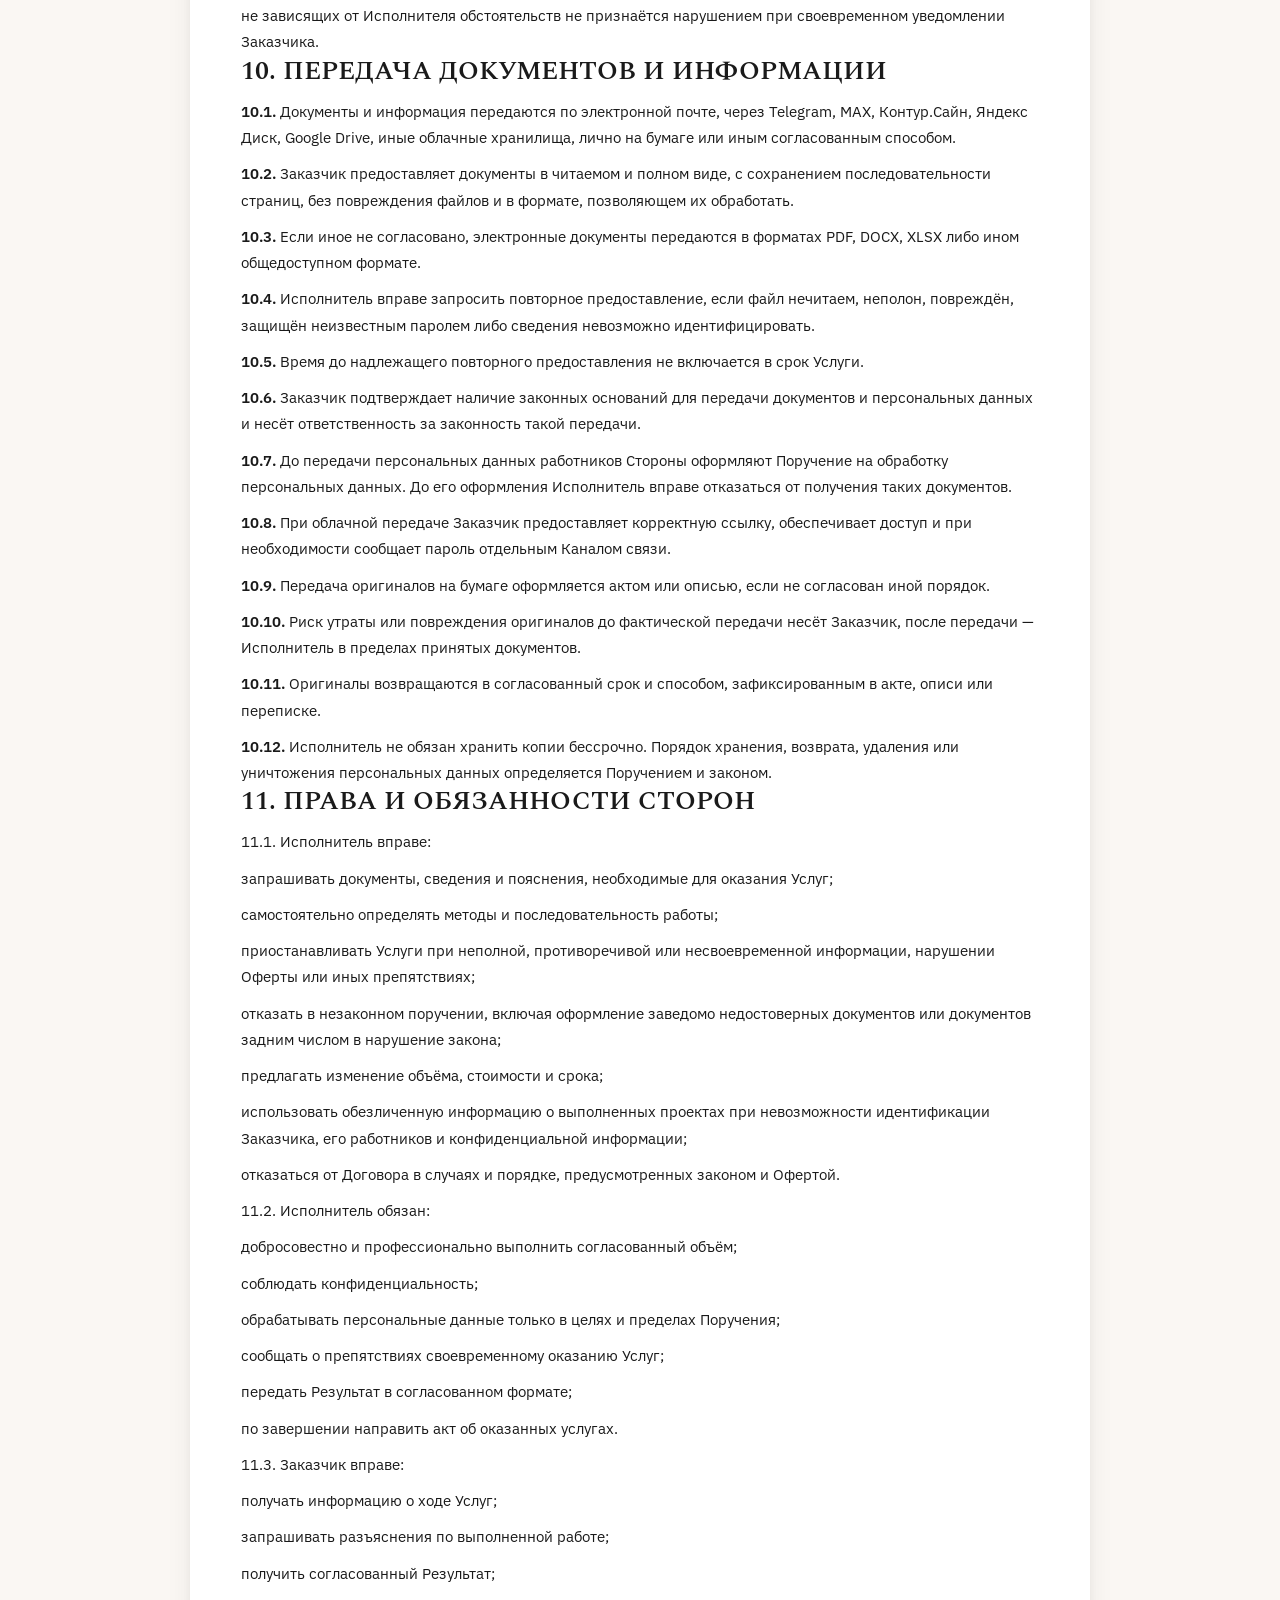
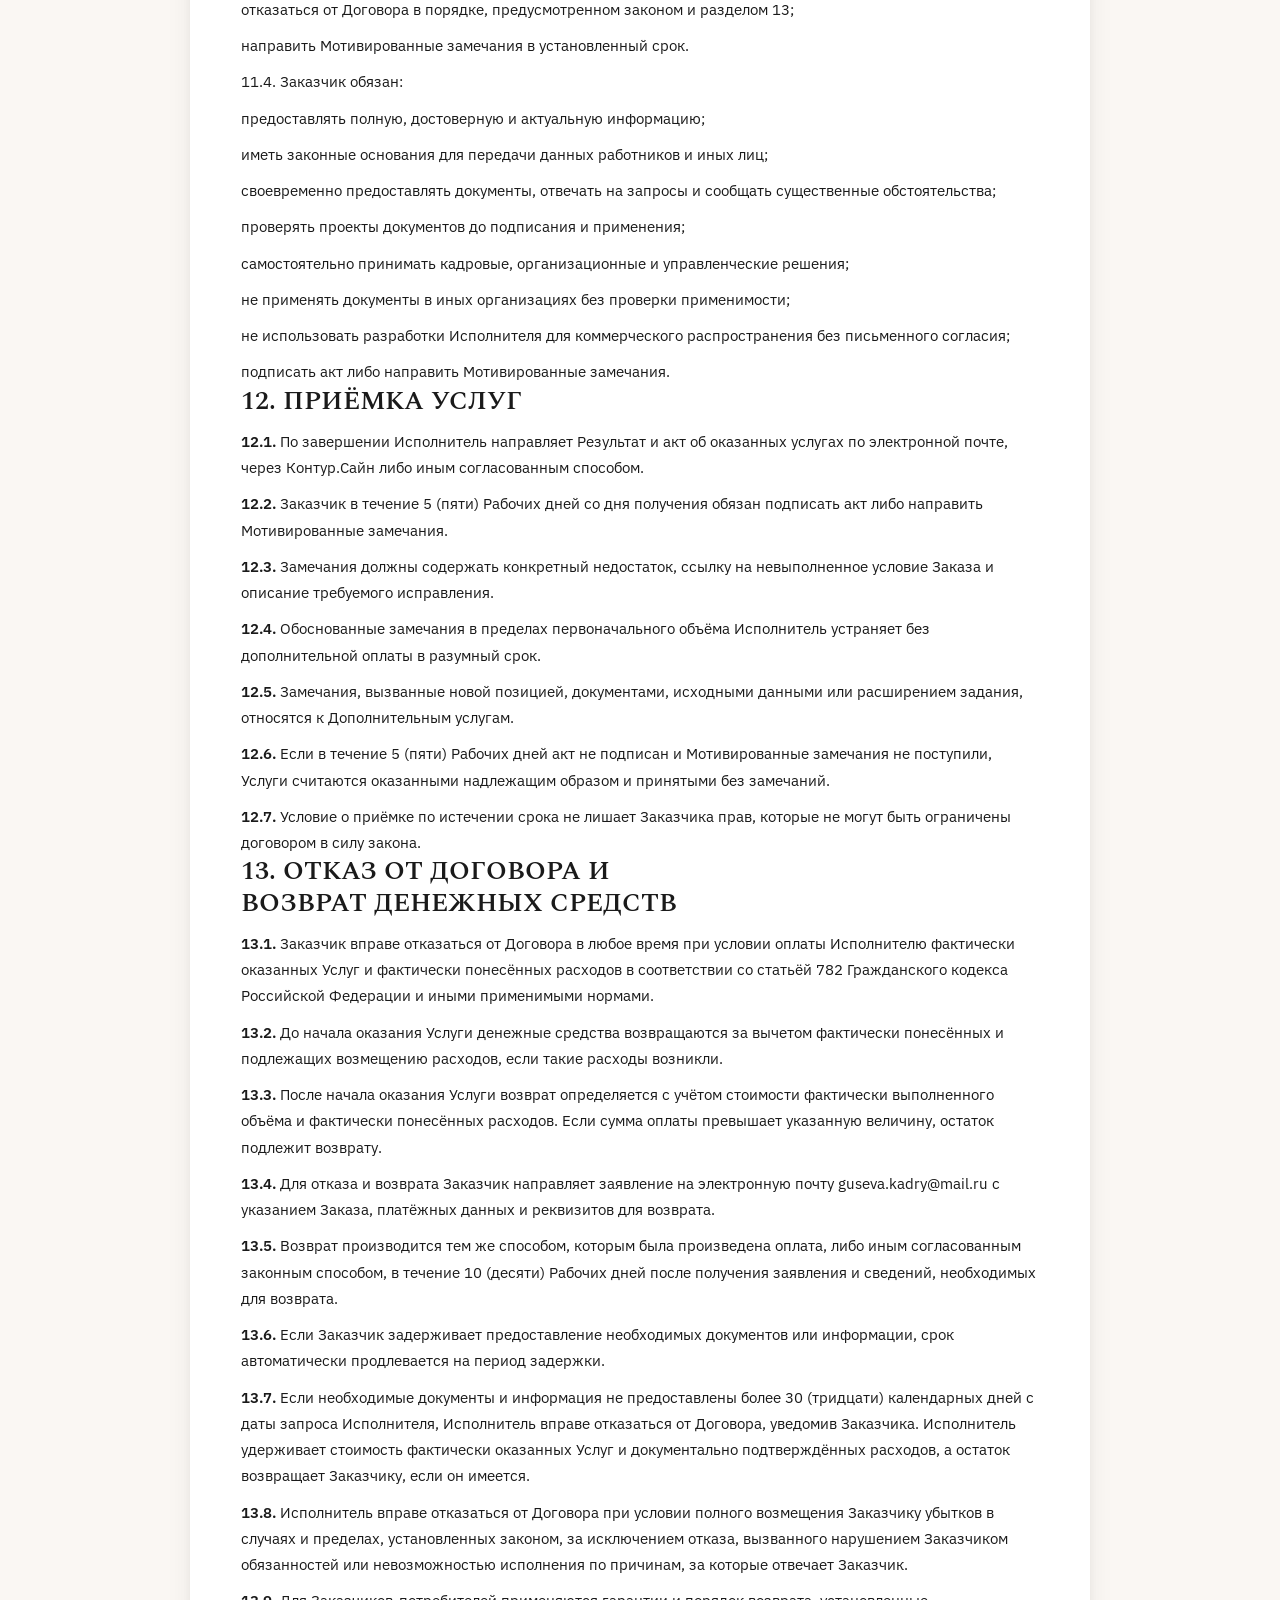
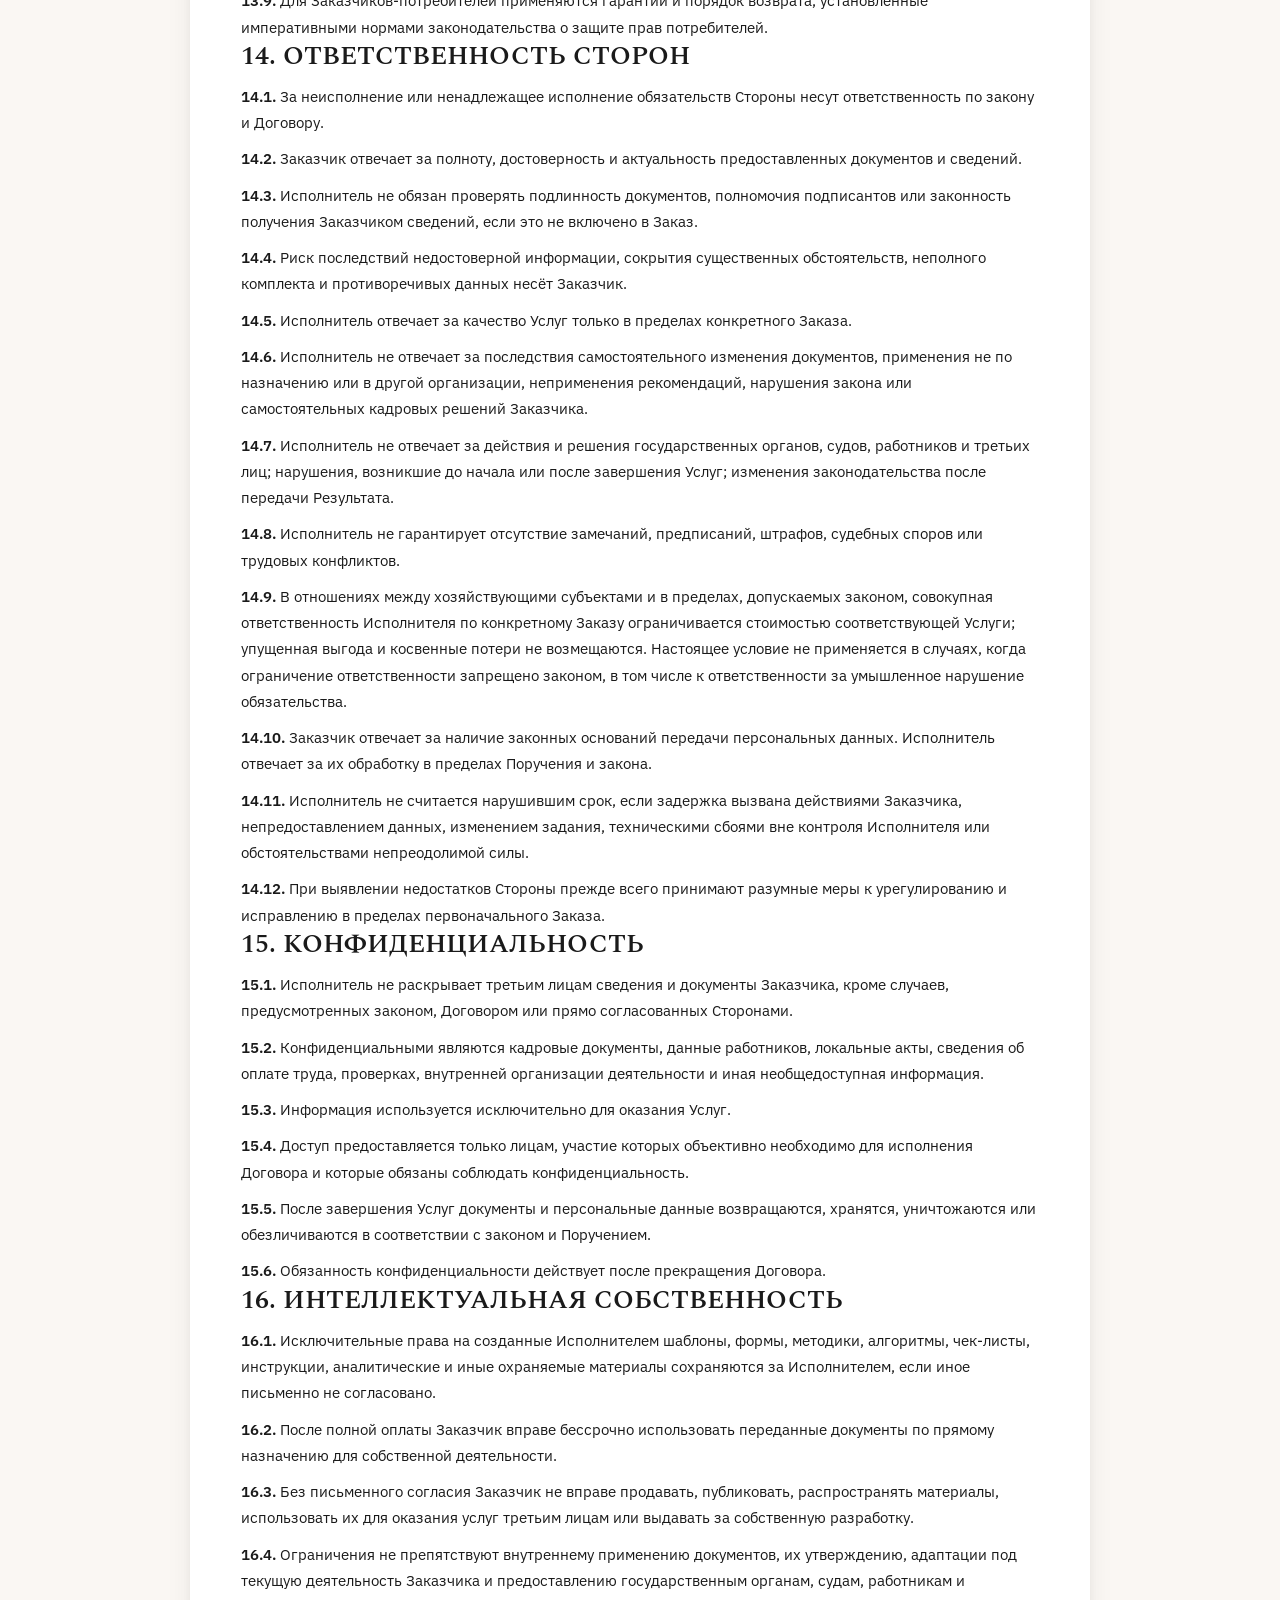
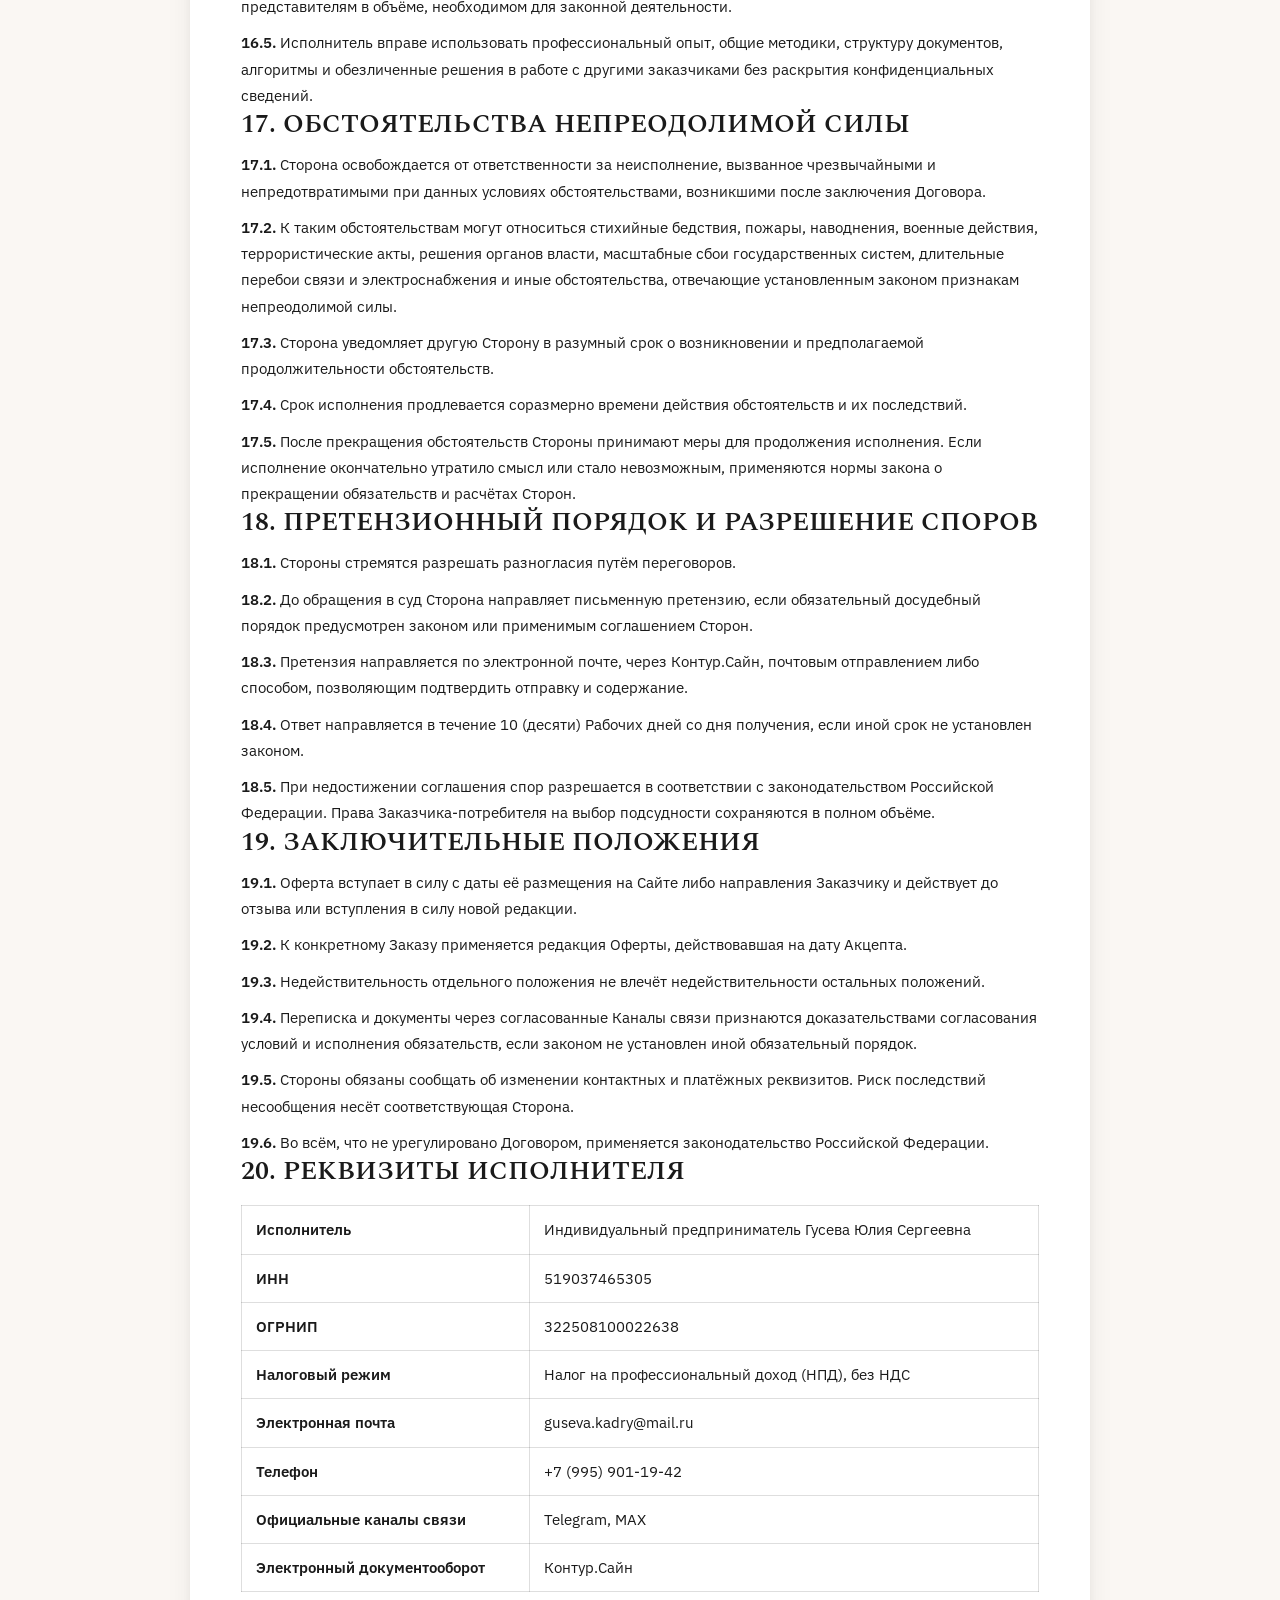
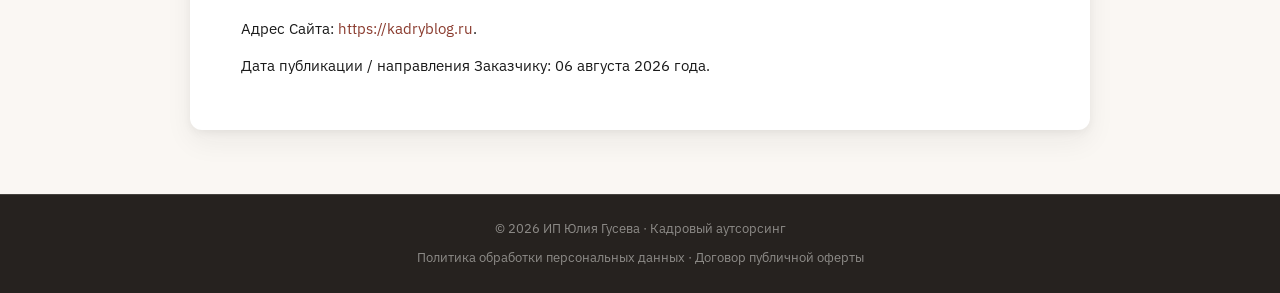
<file: assets/docs/offer/index.html>
<!DOCTYPE html>
<html lang="ru">
<head>
  <meta charset="utf-8">
  <meta name="viewport" content="width=device-width, initial-scale=1">
  <title>Публичная оферта — Юлия Гусева</title>
  <meta name="description" content="Публичная оферта ИП Гусевой Юлии Сергеевны на оказание разовых кадровых и консультационных услуг.">
  <link rel="canonical" href="https://kadryblog.ru/assets/docs/offer/">
  <link rel="icon" href="/assets/logo/logo.svg" type="image/svg+xml">
  <link rel="preload" href="/assets/fonts/spectral-500-cyrillic.woff2" as="font" type="font/woff2" crossorigin>
  <link rel="preload" href="/assets/fonts/ibm-plex-sans-cyrillic.woff2" as="font" type="font/woff2" crossorigin>
  <link rel="stylesheet" href="/css/fonts.css?v=20260813-legal">
  <link rel="stylesheet" href="/css/variables.css?v=20260813-legal">
  <link rel="stylesheet" href="/css/base.css?v=20260813-legal">
  <link rel="stylesheet" href="/css/components.css?v=20260813-legal">
  <link rel="stylesheet" href="/css/sections.css?v=20260813-legal">
  <link rel="stylesheet" href="/css/responsive.css?v=20260813-legal">
</head>
<body class="legal-page">
  <a class="skip-link" href="#main">Перейти к документу</a>

  <header class="legal-header">
    <div class="container legal-header__inner">
      <a class="brand" href="/" aria-label="Юлия Гусева — на главную">
        <img class="brand__logo" src="/assets/logo/logo.svg" alt="" width="44" height="44">
        <span class="brand__text">
          <span class="brand__name">Юлия Гусева</span>
          <span class="brand__tagline"><strong>кадровый аудит · воинский учёт · кадровое сопровождение</strong></span>
        </span>
      </a>
      <a class="legal-header__back" href="/">← Вернуться на сайт</a>
    </div>
  </header>

  <main class="legal-main" id="main">
    <article class="legal-doc">
<h1><strong>ПУБЛИЧНАЯ ОФЕРТА</strong></h1>
<p class="legal-doc__subtitle">на оказание разовых кадровых и консультационных услуг</p>
<p class="legal-doc__center legal-doc__divider legal-doc__meta">━━━━━━━━━━━━━━━━━━━━</p>
<p class="legal-doc__center legal-doc__meta"><strong>Индивидуальный предприниматель</strong><strong><br>Гусева Юлия Сергеевна</strong></p>
<p class="legal-doc__center legal-doc__meta">Редакция от 06 августа 2026 года</p>
<p class="legal-doc__center legal-doc__meta">Российская Федерация</p>
<div class="legal-doc__table-wrap"><table><tbody><tr><td><p><strong>ВАЖНО. </strong>До оплаты счёта внимательно ознакомьтесь с настоящей Офертой. Полная оплата выставленного Исполнителем счёта означает полное и безоговорочное принятие условий Оферты и согласованных условий конкретного Заказа.</p></td></tr></tbody></table></div>
<section class="legal-doc__section">
<h2 class="legal-doc__toc-title">СОДЕРЖАНИЕ</h2>
<p>1. Общие положения</p>
<p>2. Термины и определения</p>
<p>3. Предмет Договора</p>
<p>4. Услуги, оказываемые по Оферте</p>
<p>5. Услуги, не входящие в Оферту</p>
<p>6. Порядок заключения Договора</p>
<p>7. Стоимость Услуг и порядок оплаты</p>
<p>8. Порядок оказания Услуг</p>
<p>9. Сроки оказания Услуг</p>
<p>10. Передача документов и информации</p>
<p>11. Права и обязанности Сторон</p>
<p>12. Приёмка Услуг</p>
<p>13. Отказ от Договора и возврат денежных средств</p>
<p>14. Ответственность Сторон</p>
<p>15. Конфиденциальность</p>
<p>16. Интеллектуальная собственность</p>
<p>17. Обстоятельства непреодолимой силы</p>
<p>18. Претензионный порядок и разрешение споров</p>
<p>19. Заключительные положения</p>
<p>20. Реквизиты Исполнителя</p>
</section>
<section class="legal-doc__section">
<h2>1. ОБЩИЕ ПОЛОЖЕНИЯ</h2>
<p><strong>1.1. </strong>Настоящий документ является публичной офертой в соответствии со статьями 435, 437 и 438 Гражданского кодекса Российской Федерации и определяет порядок оказания индивидуальным предпринимателем Гусевой Юлией Сергеевной (далее — «Исполнитель») разовых услуг в сфере кадрового делопроизводства, трудового законодательства и воинского учёта.</p>
<p><strong>1.2. </strong>Оферта адресована юридическим лицам, индивидуальным предпринимателям и физическим лицам, приобретающим Услуги Исполнителя (далее — «Заказчик»). Если физическое лицо приобретает Услуги для личных, семейных, домашних или иных нужд, не связанных с предпринимательской деятельностью, императивные нормы законодательства о защите прав потребителей применяются в соответствующей части независимо от условий Оферты.</p>
<p><strong>1.3. </strong>Оферта регулирует исключительно оказание разовых Услуг. Перечень Услуг, к которым Оферта применяется, установлен разделом 4. Перечень услуг, оказываемых только по отдельному договору, установлен разделом 5.</p>
<p><strong>1.4. </strong>Полным и безоговорочным Акцептом Оферты является полная оплата Заказчиком выставленного Исполнителем счёта, если возможность частичной оплаты как Акцепта прямо не согласована Сторонами в письменной форме.</p>
<p><strong>1.5. </strong>С момента зачисления полной суммы оплаты на расчётный счёт Исполнителя Договор считается заключённым применительно к конкретному Заказу.</p>
<p><strong>1.6. </strong>До оплаты счёта Заказчик обязан ознакомиться с Офертой, согласованными условиями Заказа и документами, прямо названными неотъемлемой частью Договора. Акцепт подтверждает, что Заказчик понял и принимает их условия.</p>
<p><strong>1.7. </strong>Счёт, коммерческое предложение, задание, Поручение на обработку персональных данных, акт об оказанных услугах и согласованная электронная переписка являются составными частями Договора в той мере, в какой они относятся к конкретному Заказу.</p>
<p><strong>1.8. </strong>Если индивидуальные условия конкретного Заказа отличаются от общих положений Оферты, применяются индивидуально согласованные условия, за исключением случаев, когда такое отступление запрещено законом.</p>
<p><strong>1.9. </strong>Исполнитель вправе изменять Оферту. Новая редакция применяется к Заказам, акцептованным после даты её вступления в силу. К ранее акцептованным Заказам применяется редакция, действовавшая на дату оплаты.</p>
<p><strong>1.10. </strong>Во всём, что прямо не урегулировано Договором, Стороны руководствуются законодательством Российской Федерации.</p>
</section>
<section class="legal-doc__section">
<h2>2. ТЕРМИНЫ И ОПРЕДЕЛЕНИЯ</h2>
<p><strong>2.1. </strong>Исполнитель — индивидуальный предприниматель Гусева Юлия Сергеевна, ИНН 519037465305, ОГРНИП 322508100022638.</p>
<p><strong>2.2. </strong>Заказчик — юридическое лицо, индивидуальный предприниматель либо физическое лицо, обратившееся к Исполнителю и акцептовавшее Оферту.</p>
<p><strong>2.3. </strong>Оферта — настоящий документ, содержащий публичное предложение Исполнителя заключить Договор на изложенных в нём условиях.</p>
<p><strong>2.4. </strong>Договор — договор возмездного оказания Услуг, заключённый между Исполнителем и Заказчиком посредством Акцепта Оферты применительно к конкретному Заказу.</p>
<p><strong>2.5. </strong>Акцепт — полное и безоговорочное принятие Заказчиком Оферты посредством полной оплаты счёта Исполнителя.</p>
<p><strong>2.6. </strong>Услуги — разовые действия Исполнителя в сфере кадрового делопроизводства, трудового законодательства и воинского учёта, содержание которых согласовано в конкретном Заказе.</p>
<p><strong>2.7. </strong>Заказ — согласованные Сторонами наименование, объём, формат, результат, стоимость, срок и иные условия конкретной Услуги.</p>
<p><strong>2.8. </strong>Коммерческое предложение — документ или электронное сообщение Исполнителя с описанием предлагаемой Услуги, её объёма, результата, стоимости, срока и особых условий. До Акцепта оно не обязывает Заказчика заключить Договор.</p>
<p><strong>2.9. </strong>Счёт — платёжный документ Исполнителя, содержащий сведения, необходимые для оплаты конкретного Заказа.</p>
<p><strong>2.10. </strong>Исходные документы и информация — сведения, документы, файлы, пояснения, ответы и иные данные, необходимые для определения объёма и оказания Услуг.</p>
<p><strong>2.11. </strong>Результат Услуг — итог консультации или выполненной работы в форме, согласованной Сторонами: устные или письменные рекомендации, заключение, перечень рисков, проекты документов, опись, акт приёма-передачи дел либо иной согласованный результат.</p>
<p><strong>2.12. </strong>Мотивированные замечания — письменное сообщение Заказчика, содержащее конкретное указание на невыполненное условие Заказа, описание недостатка и требуемое исправление в пределах первоначально согласованного объёма.</p>
<p><strong>2.13. </strong>Дополнительные услуги — действия, не входившие в первоначальный Заказ либо ставшие необходимыми из-за новых документов, изменения исходных данных, расширения задачи или обращения после завершения согласованного объёма.</p>
<p><strong>2.14. </strong>Каналы связи — электронная почта, Telegram, MAX, Контур.Сайн, согласованные облачные хранилища, личная передача документов и иные письменно согласованные способы обмена.</p>
<p><strong>2.15. </strong>Поручение на обработку персональных данных — отдельный взаимосвязанный документ, определяющий цели, перечень персональных данных, операции, меры защиты и иные обязательные условия обработки Исполнителем данных по поручению Заказчика.</p>
<p><strong>2.16. </strong>Рабочий день — день, не являющийся выходным или нерабочим праздничным днём в соответствии с законодательством Российской Федерации.</p>
<p><strong>2.17. </strong>Сайт — информационный ресурс Исполнителя в сети Интернет. До запуска Сайта Оферта может направляться Заказчику в электронном виде вместе со счётом и документами по Заказу.</p>
</section>
<section class="legal-doc__section">
<h2>3. ПРЕДМЕТ ДОГОВОРА</h2>
<p><strong>3.1. </strong>Исполнитель обязуется по заданию Заказчика оказать согласованные разовые Услуги, а Заказчик обязуется принять и оплатить их на условиях Договора.</p>
<p><strong>3.2. </strong>Содержание конкретного Заказа фиксируется в счёте, коммерческом предложении, задании, переписке по электронной почте, сообщениях в Telegram или MAX, документе в Контур.Сайн либо ином согласованном источнике, позволяющем достоверно установить договорённости.</p>
<p><strong>3.3. </strong>Услуги оказываются преимущественно дистанционно. Личная встреча, выезд к Заказчику, получение оригиналов либо иные действия по месту нахождения Заказчика согласовываются отдельно.</p>
<p><strong>3.4. </strong>Исполнитель действует на основании предоставленных Заказчиком документов и сведений, сообщённых обстоятельств, согласованного Заказа и законодательства Российской Федерации, действующего на дату оказания Услуг.</p>
<p><strong>3.5. </strong>Исполнитель не принимает управленческие решения за Заказчика и не осуществляет полномочия работодателя. Окончательные кадровые, организационные и юридически значимые решения принимает Заказчик.</p>
<p><strong>3.6. </strong>В рамках Оферты Исполнитель не осуществляет судебное представительство, ведение судебных дел, бухгалтерское и налоговое сопровождение, если иное не оформлено отдельным договором.</p>
<p><strong>3.7. </strong>Исполнитель не обязан выполнять действия или подготавливать документы, не включённые в Заказ. Расширение задачи является Дополнительной услугой.</p>
<p><strong>3.8. </strong>Услуги оказываются лично Исполнителем. Привлечение третьих лиц допускается при объективной необходимости, соблюдении конфиденциальности и законодательства о персональных данных. Если третьему лицу требуется доступ к документам или персональным данным, Исполнитель предварительно уведомляет Заказчика.</p>
<p><strong>3.9. </strong>Результат Услуг предназначен для конкретного Заказчика и не должен автоматически применяться другими лицами без оценки их фактических обстоятельств.</p>
<p><strong>3.10. </strong>Исполнитель не гарантирует наступление результата, зависящего от решений государственных органов, судов, работников, третьих лиц или от последующих действий Заказчика.</p>
</section>
<section class="legal-doc__section">
<h2>4. УСЛУГИ, ОКАЗЫВАЕМЫЕ ПО ОФЕРТЕ</h2>
<p><strong>4.1. </strong>По Оферте могут оказываться следующие разовые Услуги: консультации по трудовому законодательству, кадровому делопроизводству и воинскому учёту; кадровая диагностика; экспресс-проверка кадровых документов; разработка отдельных кадровых документов и локальных нормативных актов; разовая проверка воинского учёта; приёмка кадровых дел при смене кадрового специалиста; подготовка рекомендаций перед проверкой; иные индивидуально согласованные разовые кадровые услуги, не исключённые разделом 5.</p>
<p><strong>4.2. </strong>Консультация может проводиться устно или письменно, по телефону, электронной почте, через Telegram, MAX, видеосвязь либо иным согласованным способом. Результатом являются разъяснения, рекомендации, алгоритм действий, отдельные формулировки или иные материалы, прямо включённые в Заказ.</p>
<p><strong>4.3. </strong>Кадровая диагностика представляет собой ограниченную первичную проверку согласованных направлений для выявления очевидных пробелов, рисков и приоритетов. Если иное не согласовано, она не является полным кадровым аудитом и не предполагает сплошную проверку всех документов и работников.</p>
<p><strong>4.4. </strong>Экспресс-проверка включает анализ ограниченного перечня документов, работников, периода или отдельного кадрового процесса. Результатом являются замечания и рекомендации в пределах согласованного объёма.</p>
<p><strong>4.5. </strong>При разработке отдельных документов Исполнитель подготавливает проекты с учётом сведений Заказчика. К ним могут относиться трудовые договоры, дополнительные соглашения, должностные инструкции, правила внутреннего трудового распорядка, положения, регламенты, приказы, формы заявлений и уведомлений и иные согласованные документы.</p>
<p><strong>4.6. </strong>Заказчик проверяет и подтверждает фактические сведения, включаемые в проекты документов. Утверждение, подписание, ознакомление работников, введение документов в действие и применение осуществляются Заказчиком, если иное не включено в Заказ.</p>
<p><strong>4.7. </strong>Разовая проверка воинского учёта включает анализ согласованного перечня документов и процедур. Результатом является перечень замечаний, рисков и рекомендуемых действий. Услуга не включает постановку, восстановление или постоянное ведение воинского учёта.</p>
<p><strong>4.8. </strong>Приёмка кадровых дел может включать проверку наличия документов, реестров и описей, фиксацию незавершённых процессов, недостающих документов и рисков, а также подготовку акта, описи или заключения. Ограниченная или выборочная проверка не гарантирует выявление всех нарушений.</p>
<p><strong>4.9. </strong>Подготовка рекомендаций перед проверкой может включать анализ предоставленных материалов, определение очевидных рисков, план действий и проекты пояснений или документов, если они включены в Заказ. Исполнитель не гарантирует отсутствие замечаний, предписаний или мер ответственности.</p>
<p><strong>4.10. </strong>Если услуга прямо не названа в настоящем разделе, но её условия согласованы и она не исключена разделом 5, к ней применяется Оферта.</p>
</section>
<section class="legal-doc__section">
<h2>5. УСЛУГИ, НЕ ВХОДЯЩИЕ В ОФЕРТУ</h2>
<p><strong>5.1. </strong>Оферта не применяется к следующим услугам:</p>
<p>полный кадровый аудит;</p>
<p>постановка и восстановление кадрового делопроизводства;</p>
<p>постановка и восстановление воинского учёта;</p>
<p>кадровое сопровождение бизнеса и кадровый аутсорсинг;</p>
<p>постоянное ведение воинского учёта;</p>
<p>иные длительные или комплексные услуги, для которых Исполнитель предлагает отдельный договор.</p>
<p><strong>5.2. </strong>Оплата разовой Услуги не создаёт обязанности Исполнителя выполнять работы, указанные в пункте 5.1.</p>
<p><strong>5.3. </strong>Если после разовой Услуги выявлена необходимость комплексного проекта или постоянного сопровождения, Исполнитель вправе направить отдельное предложение; Заказчик не обязан его принимать.</p>
</section>
<section class="legal-doc__section">
<h2>6. ПОРЯДОК ЗАКЛЮЧЕНИЯ ДОГОВОРА</h2>
<p><strong>6.1. </strong>Для получения Услуг Заказчик обращается через форму на Сайте, электронную почту, Telegram, MAX или иной согласованный Канал связи.</p>
<p><strong>6.2. </strong>Заказчик описывает задачу и по возможности предоставляет сведения, необходимые для предварительной оценки.</p>
<p><strong>6.3. </strong>Исполнитель вправе запросить дополнительные документы, пояснения, сведения о численности, периоде проверки и фактической организации работы.</p>
<p><strong>6.4. </strong>После получения достаточной информации Исполнитель направляет коммерческое предложение, описание Услуги, счёт либо совокупность документов и сообщений, позволяющих определить Заказ.</p>
<p><strong>6.5. </strong>До выставления счёта Стороны согласовывают наименование Услуги, объём, формат Результата, стоимость, срок, способ передачи и иные существенные условия.</p>
<p><strong>6.6. </strong>Исполнитель выставляет счёт до начала оказания Услуг.</p>
<p><strong>6.7. </strong>Полная оплата счёта подтверждает согласие Заказчика с Офертой и конкретным Заказом.</p>
<p><strong>6.8. </strong>Если счёт не оплачен в установленный срок, Исполнитель вправе аннулировать его, изменить предполагаемый срок, пересмотреть стоимость либо прекратить согласование.</p>
<p><strong>6.9. </strong>Оплата счёта не означает согласования работ, прямо не включённых в Заказ.</p>
</section>
<section class="legal-doc__section">
<h2>7. СТОИМОСТЬ УСЛУГ И ПОРЯДОК ОПЛАТЫ</h2>
<p><strong>7.1. </strong>Стоимость определяется индивидуально с учётом вида и сложности Услуги, объёма документов, количества работников, проверяемого периода, срочности, числа консультаций и корректировок и иных факторов трудоёмкости.</p>
<p><strong>7.2. </strong>Стоимость указывается в счёте и/или ином документе, относящемся к Заказу.</p>
<p><strong>7.3. </strong>Оплата производится в размере 100% стоимости до начала оказания Услуг, если Стороны письменно не согласовали иной порядок.</p>
<p><strong>7.4. </strong>Оплата производится перечислением денежных средств на расчётный счёт Исполнителя.</p>
<p><strong>7.5. </strong>Обязательство по оплате считается исполненным с момента зачисления средств на расчётный счёт Исполнителя.</p>
<p><strong>7.6. </strong>Исполнитель приступает к Услуге после одновременного поступления полной оплаты и получения всех необходимых документов и информации.</p>
<p><strong>7.7. </strong>Исполнитель является индивидуальным предпринимателем, применяющим специальный налоговый режим «Налог на профессиональный доход». Исполнитель не признаётся плательщиком НДС, за исключением случаев, предусмотренных законодательством Российской Федерации. Стоимость Услуг не увеличивается на сумму НДС.</p>
<p><strong>7.8. </strong>Комиссии банка или платёжного сервиса несёт Сторона, на которую они возложены условиями соответствующей организации.</p>
<p><strong>7.9. </strong>Заказчик отвечает за правильность платёжных реквизитов и назначения платежа.</p>
<p><strong>7.10. </strong>Новые документы, изменение исходных данных, расширение задачи, дополнительные периоды, работники или вопросы могут повлечь согласование Дополнительных услуг.</p>
<p><strong>7.11. </strong>До выполнения Дополнительных услуг Стороны согласовывают содержание, стоимость, срок и результат. Исполнитель не обязан выполнять их без письменного согласования и оплаты.</p>
</section>
<section class="legal-doc__section">
<h2>8. ПОРЯДОК ОКАЗАНИЯ УСЛУГ</h2>
<p><strong>8.1. </strong>Исполнитель оказывает Услуги в соответствии с Заказом и предоставленными Исходными документами и информацией.</p>
<p><strong>8.2. </strong>Услуга может быть оказана устно, письменно, дистанционно, при личной встрече, путём подготовки или анализа документов либо иным согласованным способом.</p>
<p><strong>8.3. </strong>Исполнитель самостоятельно определяет профессиональные методы, способы и последовательность работы, если иное прямо не согласовано.</p>
<p><strong>8.4. </strong>Заказчик обеспечивает Исполнителя полной и актуальной информацией.</p>
<p><strong>8.5. </strong>При недостаточности материалов Исполнитель вправе запросить дополнительные сведения, приостановить работу, уточнить срок и предложить изменение объёма или стоимости.</p>
<p><strong>8.6. </strong>Заказчик своевременно отвечает на запросы Исполнителя и предоставляет пояснения.</p>
<p><strong>8.7. </strong>Если иное не согласовано, в стоимость разработки документов входит один цикл корректировок в пределах первоначальной задачи.</p>
<p><strong>8.8. </strong>Изменения, вызванные новой позицией Заказчика, новыми данными, требованиями или обстоятельствами, считаются Дополнительными услугами.</p>
<p><strong>8.9. </strong>Исполнитель вправе приостановить Услугу при непредоставлении документов, отсутствии ответов, противоречивой информации, нарушении порядка взаимодействия или неоформлении Поручения на обработку персональных данных.</p>
<p><strong>8.10. </strong>Приостановление по причинам, зависящим от Заказчика, не является нарушением срока Исполнителем.</p>
</section>
<section class="legal-doc__section">
<h2>9. СРОКИ ОКАЗАНИЯ УСЛУГ</h2>
<p><strong>9.1. </strong>Срок конкретной Услуги определяется при согласовании Заказа.</p>
<p><strong>9.2. </strong>Течение срока начинается со дня, следующего за днём одновременного поступления полной оплаты и получения Исполнителем всех необходимых документов и информации.</p>
<p><strong>9.3. </strong>Если документы предоставляются частями, срок начинается после получения последней части, достаточной для выполнения Заказа.</p>
<p><strong>9.4. </strong>При задержке документов, сведений, согласований или ответов срок автоматически продлевается на период задержки.</p>
<p><strong>9.5. </strong>При предоставлении дополнительных документов или изменении исходных данных срок может быть увеличен на разумный период, о чём Исполнитель уведомляет Заказчика.</p>
<p><strong>9.6. </strong>Срочное оказание и соответствующая стоимость согласовываются отдельно.</p>
<p><strong>9.7. </strong>Исполнитель вправе оказать Услугу досрочно.</p>
<p><strong>9.8. </strong>Если последний день срока приходится на нерабочий день, окончание переносится на ближайший следующий Рабочий день, если иное не согласовано.</p>
<p><strong>9.9. </strong>Задержка по причине технических сбоев, действий третьих лиц, отсутствия доступа к системам или иных не зависящих от Исполнителя обстоятельств не признаётся нарушением при своевременном уведомлении Заказчика.</p>
</section>
<section class="legal-doc__section">
<h2>10. ПЕРЕДАЧА ДОКУМЕНТОВ И ИНФОРМАЦИИ</h2>
<p><strong>10.1. </strong>Документы и информация передаются по электронной почте, через Telegram, MAX, Контур.Сайн, Яндекс Диск, Google Drive, иные облачные хранилища, лично на бумаге или иным согласованным способом.</p>
<p><strong>10.2.</strong><strong> </strong>Заказчик предоставляет документы в читаемом и полном виде, с сохранением последовательности страниц, без повреждения файлов и в формате, позволяющем их обработать.</p>
<p><strong>10.3. </strong>Если иное не согласовано, электронные документы передаются в форматах PDF, DOCX, XLSX либо ином общедоступном формате.</p>
<p><strong>10.4. </strong>Исполнитель вправе запросить повторное предоставление, если файл нечитаем, неполон, повреждён, защищён неизвестным паролем либо сведения невозможно идентифицировать.</p>
<p><strong>10.5. </strong>Время до надлежащего повторного предоставления не включается в срок Услуги.</p>
<p><strong>10.6. </strong>Заказчик подтверждает наличие законных оснований для передачи документов и персональных данных и несёт ответственность за законность такой передачи.</p>
<p><strong>10.7. </strong>До передачи персональных данных работников Стороны оформляют Поручение на обработку персональных данных. До его оформления Исполнитель вправе отказаться от получения таких документов.</p>
<p><strong>10.8. </strong>При облачной передаче Заказчик предоставляет корректную ссылку, обеспечивает доступ и при необходимости сообщает пароль отдельным Каналом связи.</p>
<p><strong>10.9. </strong>Передача оригиналов на бумаге оформляется актом или описью, если не согласован иной порядок.</p>
<p><strong>10.10. </strong>Риск утраты или повреждения оригиналов до фактической передачи несёт Заказчик, после передачи — Исполнитель в пределах принятых документов.</p>
<p><strong>10.11. </strong>Оригиналы возвращаются в согласованный срок и способом, зафиксированным в акте, описи или переписке.</p>
<p><strong>10.12. </strong>Исполнитель не обязан хранить копии бессрочно. Порядок хранения, возврата, удаления или уничтожения персональных данных определяется Поручением и законом.</p>
</section>
<section class="legal-doc__section">
<h2>11. ПРАВА И ОБЯЗАННОСТИ СТОРОН</h2>
<p>11.1. Исполнитель вправе:</p>
<p>запрашивать документы, сведения и пояснения, необходимые для оказания Услуг;</p>
<p>самостоятельно определять методы и последовательность работы;</p>
<p>приостанавливать Услуги при неполной, противоречивой или несвоевременной информации, нарушении Оферты или иных препятствиях;</p>
<p>отказать в незаконном поручении, включая оформление заведомо недостоверных документов или документов задним числом в нарушение закона;</p>
<p>предлагать изменение объёма, стоимости и срока;</p>
<p>использовать обезличенную информацию о выполненных проектах при невозможности идентификации Заказчика, его работников и конфиденциальной информации;</p>
<p>отказаться от Договора в случаях и порядке, предусмотренных законом и Офертой.</p>
<p>11.2. Исполнитель обязан:</p>
<p>добросовестно и профессионально выполнить согласованный объём;</p>
<p>соблюдать конфиденциальность;</p>
<p>обрабатывать персональные данные только в целях и пределах Поручения;</p>
<p>сообщать о препятствиях своевременному оказанию Услуг;</p>
<p>передать Результат в согласованном формате;</p>
<p>по завершении направить акт об оказанных услугах.</p>
<p>11.3. Заказчик вправе:</p>
<p>получать информацию о ходе Услуг;</p>
<p>запрашивать разъяснения по выполненной работе;</p>
<p>получить согласованный Результат;</p>
<p>отказаться от Договора в порядке, предусмотренном законом и разделом 13;</p>
<p>направить Мотивированные замечания в установленный срок.</p>
<p>11.4. Заказчик обязан:</p>
<p>предоставлять полную, достоверную и актуальную информацию;</p>
<p>иметь законные основания для передачи данных работников и иных лиц;</p>
<p>своевременно предоставлять документы, отвечать на запросы и сообщать существенные обстоятельства;</p>
<p>проверять проекты документов до подписания и применения;</p>
<p>самостоятельно принимать кадровые, организационные и управленческие решения;</p>
<p>не применять документы в иных организациях без проверки применимости;</p>
<p>не использовать разработки Исполнителя для коммерческого распространения без письменного согласия;</p>
<p>подписать акт либо направить Мотивированные замечания.</p>
</section>
<section class="legal-doc__section">
<h2>12. ПРИЁМКА УСЛУГ</h2>
<p><strong>12.1. </strong>По завершении Исполнитель направляет Результат и акт об оказанных услугах по электронной почте, через Контур.Сайн либо иным согласованным способом.</p>
<p><strong>12.2. </strong>Заказчик в течение 5 (пяти) Рабочих дней со дня получения обязан подписать акт либо направить Мотивированные замечания.</p>
<p><strong>12.3. </strong>Замечания должны содержать конкретный недостаток, ссылку на невыполненное условие Заказа и описание требуемого исправления.</p>
<p><strong>12.4. </strong>Обоснованные замечания в пределах первоначального объёма Исполнитель устраняет без дополнительной оплаты в разумный срок.</p>
<p><strong>12.5. </strong>Замечания, вызванные новой позицией, документами, исходными данными или расширением задания, относятся к Дополнительным услугам.</p>
<p><strong>12.6. </strong>Если в течение 5 (пяти) Рабочих дней акт не подписан и Мотивированные замечания не поступили, Услуги считаются оказанными надлежащим образом и принятыми без замечаний.</p>
<p><strong>12.7. </strong>Условие о приёмке по истечении срока не лишает Заказчика прав, которые не могут быть ограничены договором в силу закона.</p>
</section>
<section class="legal-doc__section">
<h2>13. ОТКАЗ ОТ ДОГОВОРА И ВОЗВРАТ ДЕНЕЖНЫХ СРЕДСТВ</h2>
<p><strong>13.1. </strong>Заказчик вправе отказаться от Договора в любое время при условии оплаты Исполнителю фактически оказанных Услуг и фактически понесённых расходов в соответствии со статьёй 782 Гражданского кодекса Российской Федерации и иными применимыми нормами.</p>
<p><strong>13.2. </strong>До начала оказания Услуги денежные средства возвращаются за вычетом фактически понесённых и подлежащих возмещению расходов, если такие расходы возникли.</p>
<p><strong>13.3. </strong>После начала оказания Услуги возврат определяется с учётом стоимости фактически выполненного объёма и фактически понесённых расходов. Если сумма оплаты превышает указанную величину, остаток подлежит возврату.</p>
<p><strong>13.4. </strong>Для отказа и возврата Заказчик направляет заявление на электронную почту guseva.kadry@mail.ru с указанием Заказа, платёжных данных и реквизитов для возврата.</p>
<p><strong>13.5. </strong>Возврат производится тем же способом, которым была произведена оплата, либо иным согласованным законным способом, в течение 10 (десяти) Рабочих дней после получения заявления и сведений, необходимых для возврата.</p>
<p><strong>13.6. </strong>Если Заказчик задерживает предоставление необходимых документов или информации, срок автоматически продлевается на период задержки.</p>
<p><strong>13.7. </strong>Если необходимые документы и информация не предоставлены более 30 (тридцати) календарных дней с даты запроса Исполнителя, Исполнитель вправе отказаться от Договора, уведомив Заказчика. Исполнитель удерживает стоимость фактически оказанных Услуг и документально подтверждённых расходов, а остаток возвращает Заказчику, если он имеется.</p>
<p><strong>13.8. </strong>Исполнитель вправе отказаться от Договора при условии полного возмещения Заказчику убытков в случаях и пределах, установленных законом, за исключением отказа, вызванного нарушением Заказчиком обязанностей или невозможностью исполнения по причинам, за которые отвечает Заказчик.</p>
<p><strong>13.9. </strong>Для Заказчиков-потребителей применяются гарантии и порядок возврата, установленные императивными нормами законодательства о защите прав потребителей.</p>
</section>
<section class="legal-doc__section">
<h2>14. ОТВЕТСТВЕННОСТЬ СТОРОН</h2>
<p><strong>14.1. </strong>За неисполнение или ненадлежащее исполнение обязательств Стороны несут ответственность по закону и Договору.</p>
<p><strong>14.2. </strong>Заказчик отвечает за полноту, достоверность и актуальность предоставленных документов и сведений.</p>
<p><strong>14.3. </strong>Исполнитель не обязан проверять подлинность документов, полномочия подписантов или законность получения Заказчиком сведений, если это не включено в Заказ.</p>
<p><strong>14.4. </strong>Риск последствий недостоверной информации, сокрытия существенных обстоятельств, неполного комплекта и противоречивых данных несёт Заказчик.</p>
<p><strong>14.5. </strong>Исполнитель отвечает за качество Услуг только в пределах конкретного Заказа.</p>
<p><strong>14.6. </strong>Исполнитель не отвечает за последствия самостоятельного изменения документов, применения не по назначению или в другой организации, неприменения рекомендаций, нарушения закона или самостоятельных кадровых решений Заказчика.</p>
<p><strong>14.7. </strong>Исполнитель не отвечает за действия и решения государственных органов, судов, работников и третьих лиц; нарушения, возникшие до начала или после завершения Услуг; изменения законодательства после передачи Результата.</p>
<p><strong>14.8. </strong>Исполнитель не гарантирует отсутствие замечаний, предписаний, штрафов, судебных споров или трудовых конфликтов.</p>
<p><strong>14.9. </strong>В отношениях между хозяйствующими субъектами и в пределах, допускаемых законом, совокупная ответственность Исполнителя по конкретному Заказу ограничивается стоимостью соответствующей Услуги; упущенная выгода и косвенные потери не возмещаются. Настоящее условие не применяется в случаях, когда ограничение ответственности запрещено законом, в том числе к ответственности за умышленное нарушение обязательства.</p>
<p><strong>14.10. </strong>Заказчик отвечает за наличие законных оснований передачи персональных данных. Исполнитель отвечает за их обработку в пределах Поручения и закона.</p>
<p><strong>14.11. </strong>Исполнитель не считается нарушившим срок, если задержка вызвана действиями Заказчика, непредоставлением данных, изменением задания, техническими сбоями вне контроля Исполнителя или обстоятельствами непреодолимой силы.</p>
<p><strong>14.12. </strong>При выявлении недостатков Стороны прежде всего принимают разумные меры к урегулированию и исправлению в пределах первоначального Заказа.</p>
</section>
<section class="legal-doc__section">
<h2>15. КОНФИДЕНЦИАЛЬНОСТЬ</h2>
<p><strong>15.1. </strong>Исполнитель не раскрывает третьим лицам сведения и документы Заказчика, кроме случаев, предусмотренных законом, Договором или прямо согласованных Сторонами.</p>
<p><strong>15.2. </strong>Конфиденциальными являются кадровые документы, данные работников, локальные акты, сведения об оплате труда, проверках, внутренней организации деятельности и иная необщедоступная информация.</p>
<p><strong>15.3. </strong>Информация используется исключительно для оказания Услуг.</p>
<p><strong>15.4. </strong>Доступ предоставляется только лицам, участие которых объективно необходимо для исполнения Договора и которые обязаны соблюдать конфиденциальность.</p>
<p><strong>15.5. </strong>После завершения Услуг документы и персональные данные возвращаются, хранятся, уничтожаются или обезличиваются в соответствии с законом и Поручением.</p>
<p><strong>15.6. </strong>Обязанность конфиденциальности действует после прекращения Договора.</p>
</section>
<section class="legal-doc__section">
<h2>16. ИНТЕЛЛЕКТУАЛЬНАЯ СОБСТВЕННОСТЬ</h2>
<p><strong>16.1. </strong>Исключительные права на созданные Исполнителем шаблоны, формы, методики, алгоритмы, чек-листы, инструкции, аналитические и иные охраняемые материалы сохраняются за Исполнителем, если иное письменно не согласовано.</p>
<p><strong>16.2. </strong>После полной оплаты Заказчик вправе бессрочно использовать переданные документы по прямому назначению для собственной деятельности.</p>
<p><strong>16.3. </strong>Без письменного согласия Заказчик не вправе продавать, публиковать, распространять материалы, использовать их для оказания услуг третьим лицам или выдавать за собственную разработку.</p>
<p><strong>16.4. </strong>Ограничения не препятствуют внутреннему применению документов, их утверждению, адаптации под текущую деятельность Заказчика и предоставлению государственным органам, судам, работникам и представителям в объёме, необходимом для законной деятельности.</p>
<p><strong>16.5. </strong>Исполнитель вправе использовать профессиональный опыт, общие методики, структуру документов, алгоритмы и обезличенные решения в работе с другими заказчиками без раскрытия конфиденциальных сведений.</p>
</section>
<section class="legal-doc__section">
<h2>17. ОБСТОЯТЕЛЬСТВА НЕПРЕОДОЛИМОЙ СИЛЫ</h2>
<p><strong>17.1. </strong>Сторона освобождается от ответственности за неисполнение, вызванное чрезвычайными и непредотвратимыми при данных условиях обстоятельствами, возникшими после заключения Договора.</p>
<p><strong>17.2. </strong>К таким обстоятельствам могут относиться стихийные бедствия, пожары, наводнения, военные действия, террористические акты, решения органов власти, масштабные сбои государственных систем, длительные перебои связи и электроснабжения и иные обстоятельства, отвечающие установленным законом признакам непреодолимой силы.</p>
<p><strong>17.3. </strong>Сторона уведомляет другую Сторону в разумный срок о возникновении и предполагаемой продолжительности обстоятельств.</p>
<p><strong>17.4. </strong>Срок исполнения продлевается соразмерно времени действия обстоятельств и их последствий.</p>
<p><strong>17.5. </strong>После прекращения обстоятельств Стороны принимают меры для продолжения исполнения. Если исполнение окончательно утратило смысл или стало невозможным, применяются нормы закона о прекращении обязательств и расчётах Сторон.</p>
</section>
<section class="legal-doc__section">
<h2>18. ПРЕТЕНЗИОННЫЙ ПОРЯДОК И РАЗРЕШЕНИЕ СПОРОВ</h2>
<p><strong>18.1. </strong>Стороны стремятся разрешать разногласия путём переговоров.</p>
<p><strong>18.2. </strong>До обращения в суд Сторона направляет письменную претензию, если обязательный досудебный порядок предусмотрен законом или применимым соглашением Сторон.</p>
<p><strong>18.3. </strong>Претензия направляется по электронной почте, через Контур.Сайн, почтовым отправлением либо способом, позволяющим подтвердить отправку и содержание.</p>
<p><strong>18.4. </strong>Ответ направляется в течение 10 (десяти) Рабочих дней со дня получения, если иной срок не установлен законом.</p>
<p><strong>1</strong><strong>8.5. </strong>При недостижении соглашения спор разрешается в соответствии с законодательством Российской Федерации. Права Заказчика-потребителя на выбор подсудности сохраняются в полном объёме.</p>
</section>
<section class="legal-doc__section">
<h2>19. ЗАКЛЮЧИТЕЛЬНЫЕ ПОЛОЖЕНИЯ</h2>
<p><strong>19.1. </strong>Оферта вступает в силу с даты её размещения на Сайте либо направления Заказчику и действует до отзыва или вступления в силу новой редакции.</p>
<p><strong>19.2. </strong>К конкретному Заказу применяется редакция Оферты, действовавшая на дату Акцепта.</p>
<p><strong>19.3. </strong>Недействительность отдельного положения не влечёт недействительности остальных положений.</p>
<p><strong>19.4. </strong>Переписка и документы через согласованные Каналы связи признаются доказательствами согласования условий и исполнения обязательств, если законом не установлен иной обязательный порядок.</p>
<p><strong>19.5. </strong>Стороны обязаны сообщать об изменении контактных и платёжных реквизитов. Риск последствий несообщения несёт соответствующая Сторона.</p>
<p><strong>19.6. </strong>Во всём, что не урегулировано Договором, применяется законодательство Российской Федерации.</p>
</section>
<section class="legal-doc__section">
<h2>20. РЕКВИЗИТЫ ИСПОЛНИТЕЛЯ</h2>
<div class="legal-doc__table-wrap"><table><tbody><tr><td><p><strong>Исполнитель</strong></p></td><td><p>Индивидуальный предприниматель Гусева Юлия Сергеевна</p></td></tr><tr><td><p><strong>ИНН</strong></p></td><td><p>519037465305</p></td></tr><tr><td><p><strong>ОГРНИП</strong></p></td><td><p>322508100022638</p></td></tr><tr><td><p><strong>Налоговый режим</strong></p></td><td><p>Налог на профессиональный доход (НПД), без НДС</p></td></tr><tr><td><p><strong>Электронная почта</strong></p></td><td><p>guseva.kadry@mail.ru</p></td></tr><tr><td><p><strong>Телефон</strong></p></td><td><p>+7 (995) 901-19-42</p></td></tr><tr><td><p><strong>Официальные каналы связи</strong></p></td><td><p>Telegram, MAX</p></td></tr><tr><td><p><strong>Электронный документооборот</strong></p></td><td><p>Контур.Сайн</p></td></tr></tbody></table></div>
<p>Адрес Сайта: <a href="https://kadryblog.ru">https://kadryblog.ru</a>.</p>
<p>Дата публикации / направления Заказчику: 06 августа 2026 года.</p>
</section>
    </article>
  </main>

  <footer class="site-footer">
    <div class="container site-footer__inner">
      <p>© 2026 ИП Юлия Гусева · Кадровый аутсорсинг</p>
      <p><a href="/assets/docs/privacy-policy/">Политика обработки персональных данных</a> · <a href="/assets/docs/offer/">Договор публичной оферты</a></p>
    </div>
  </footer>
</body>
</html>
</file>
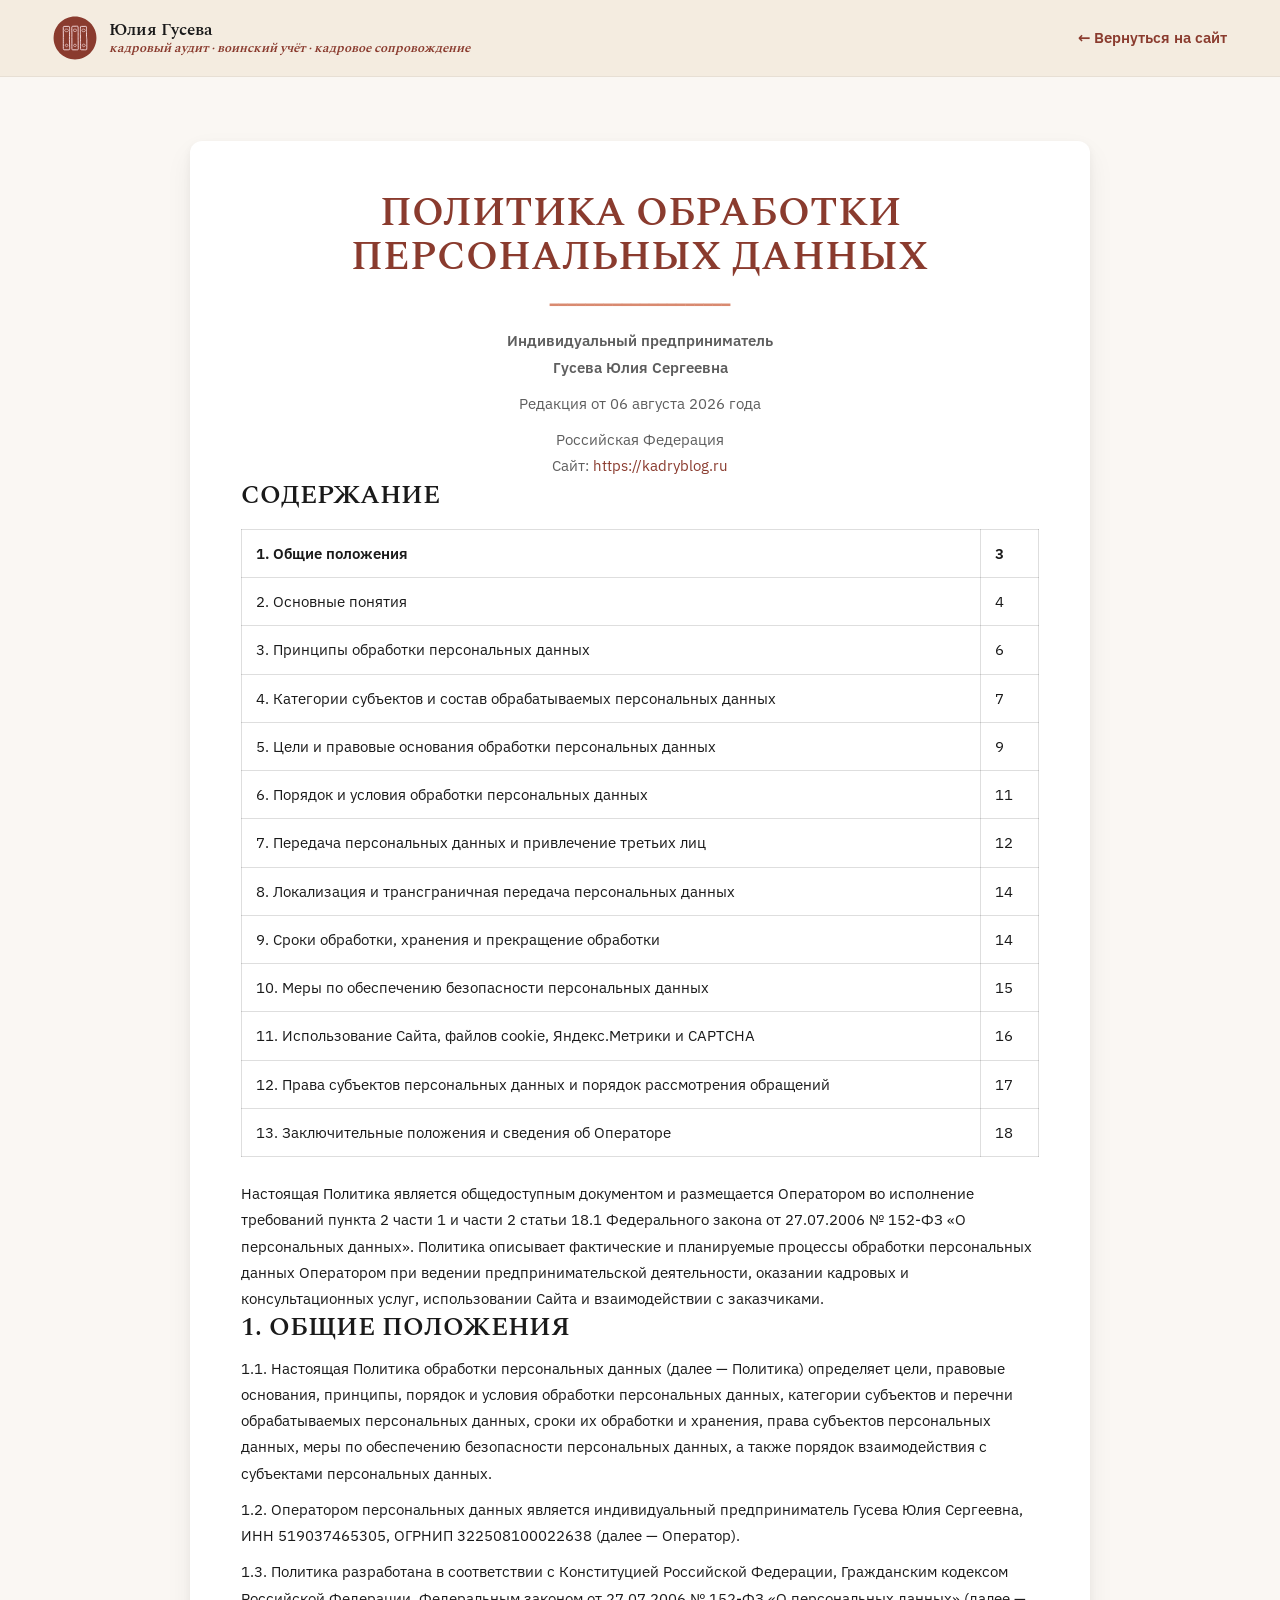
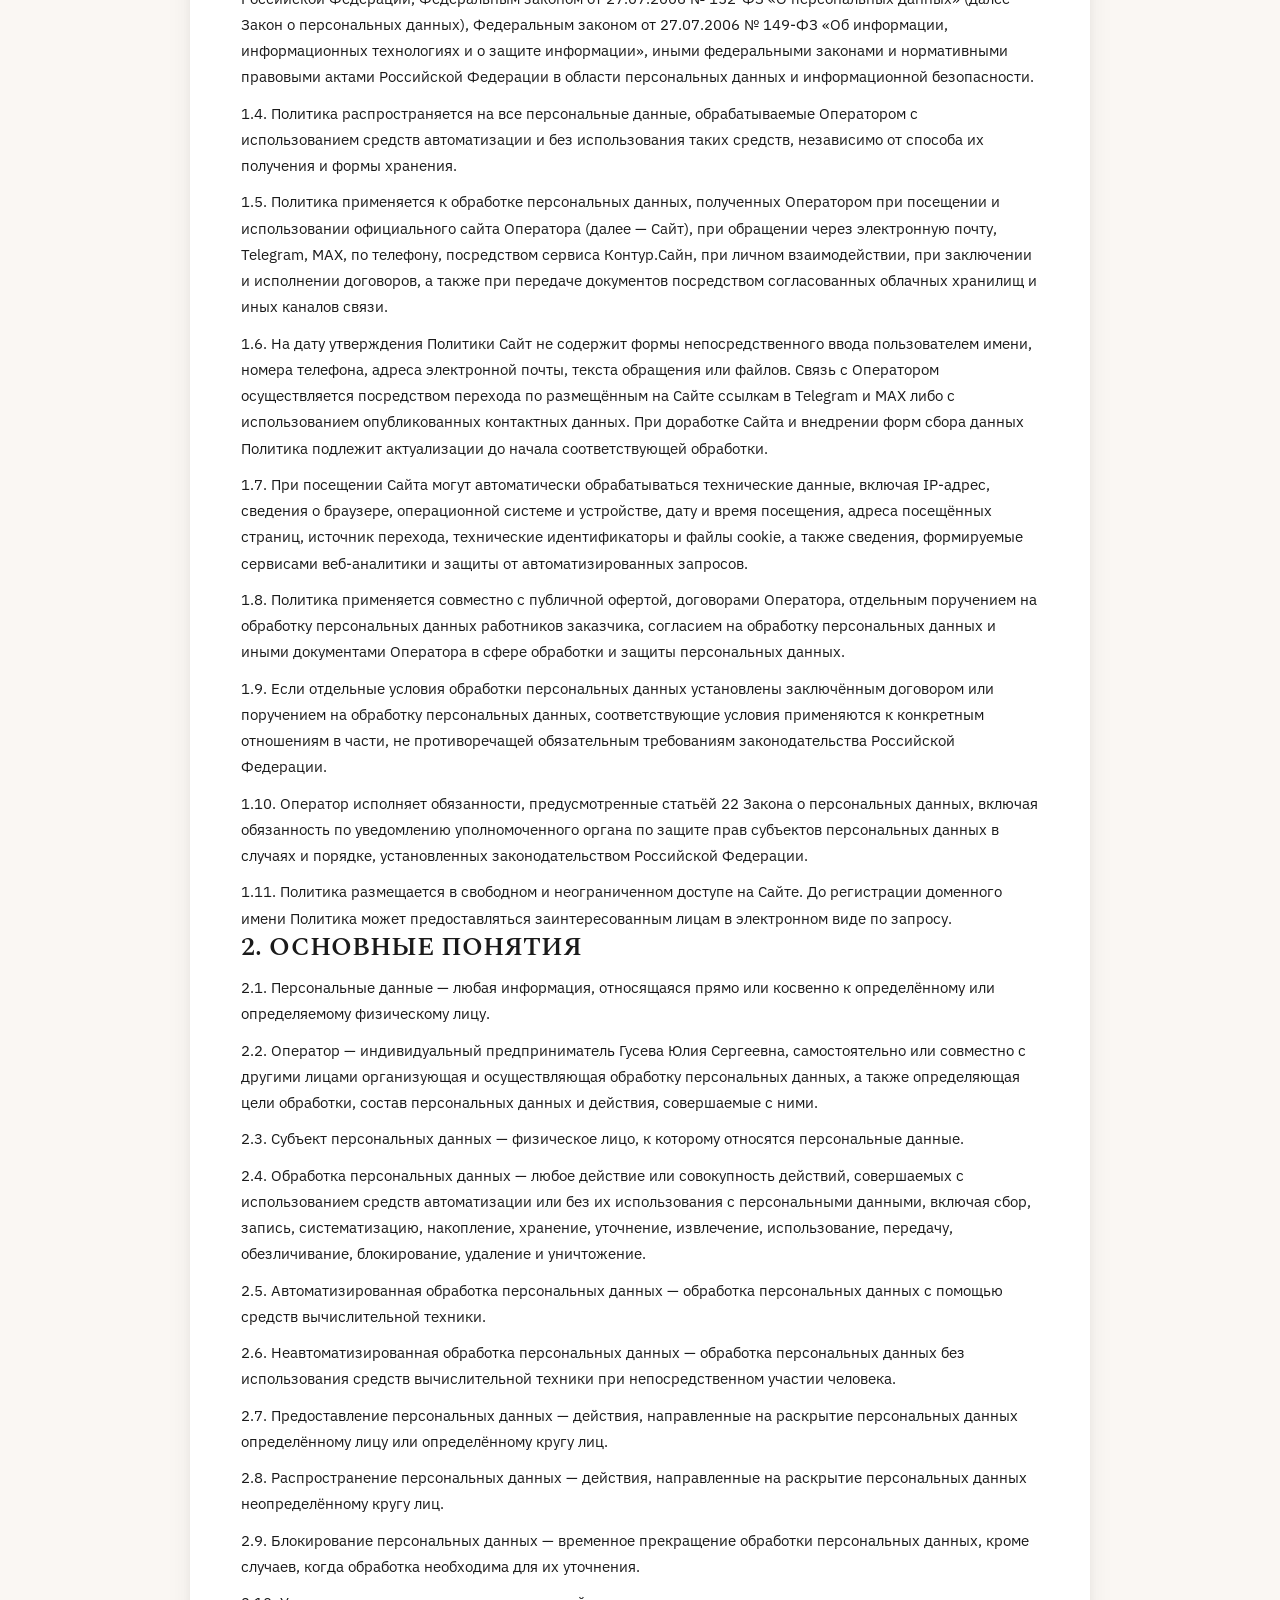
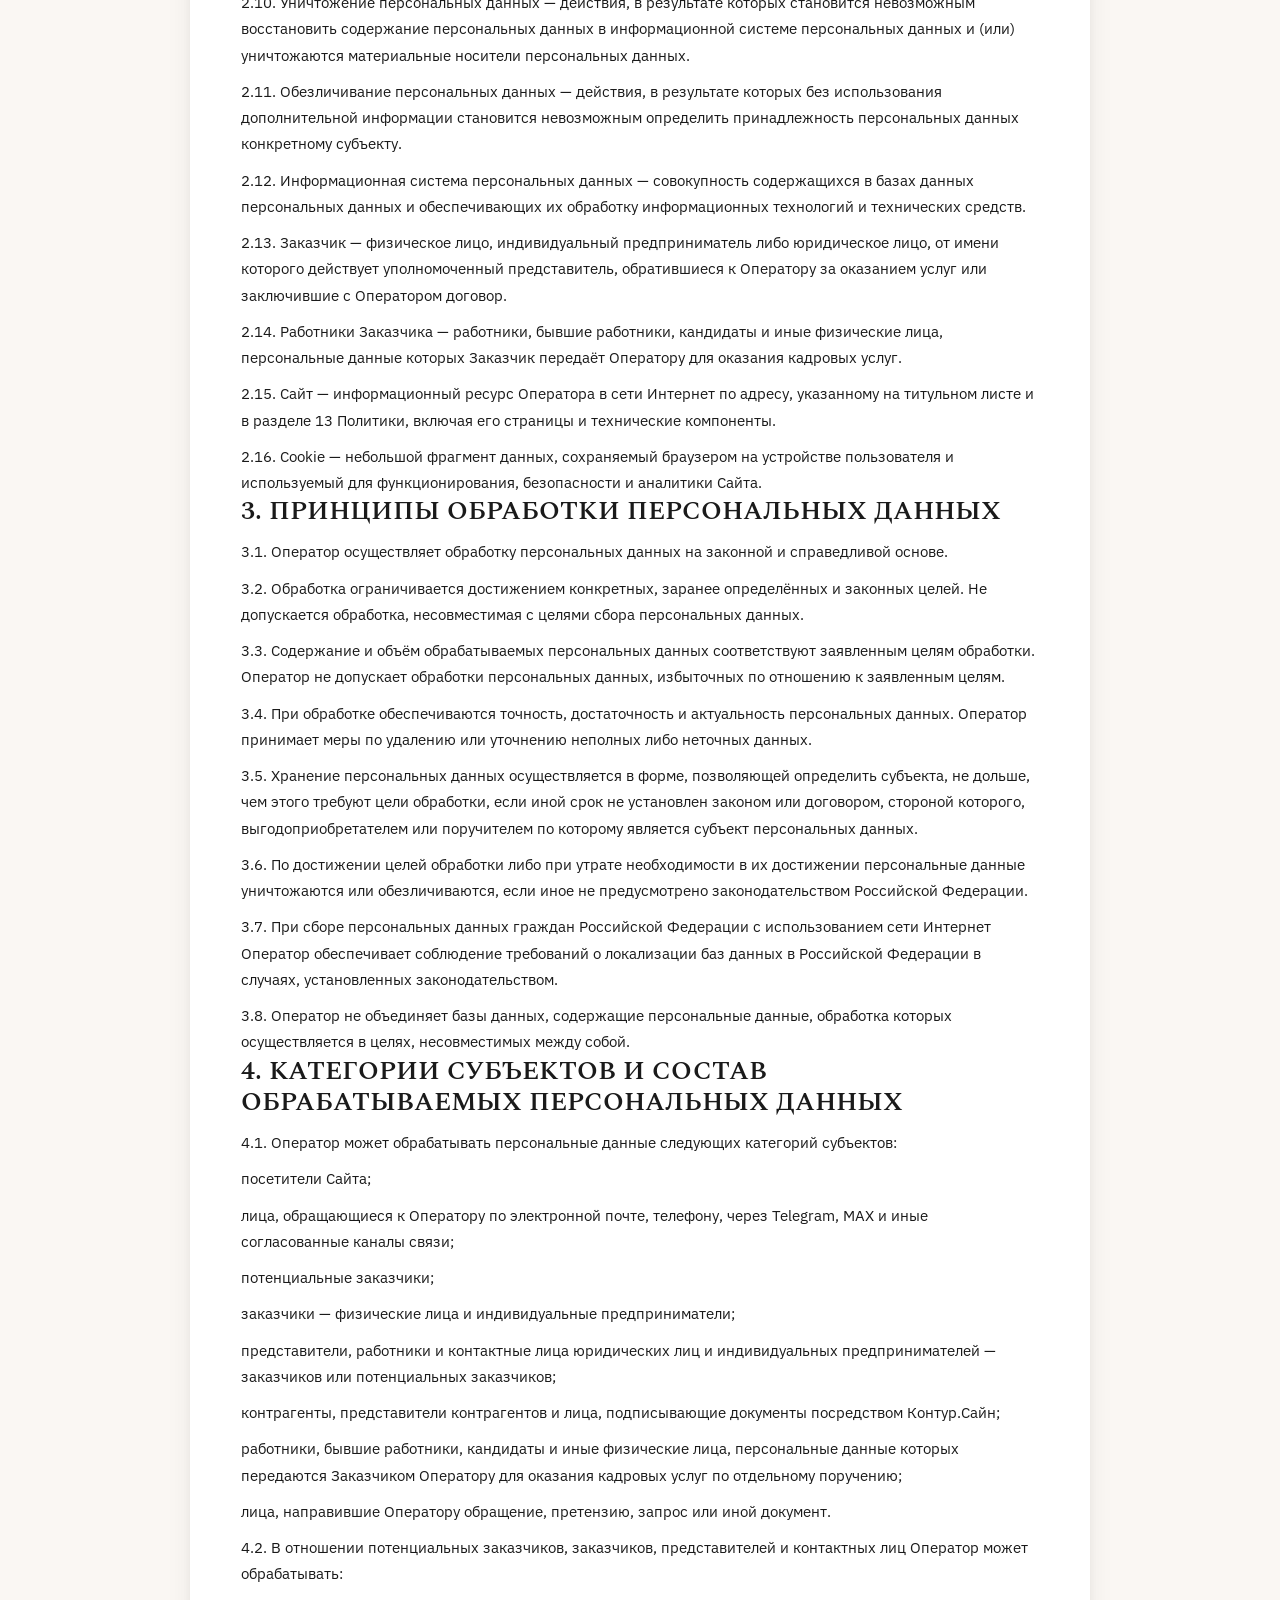
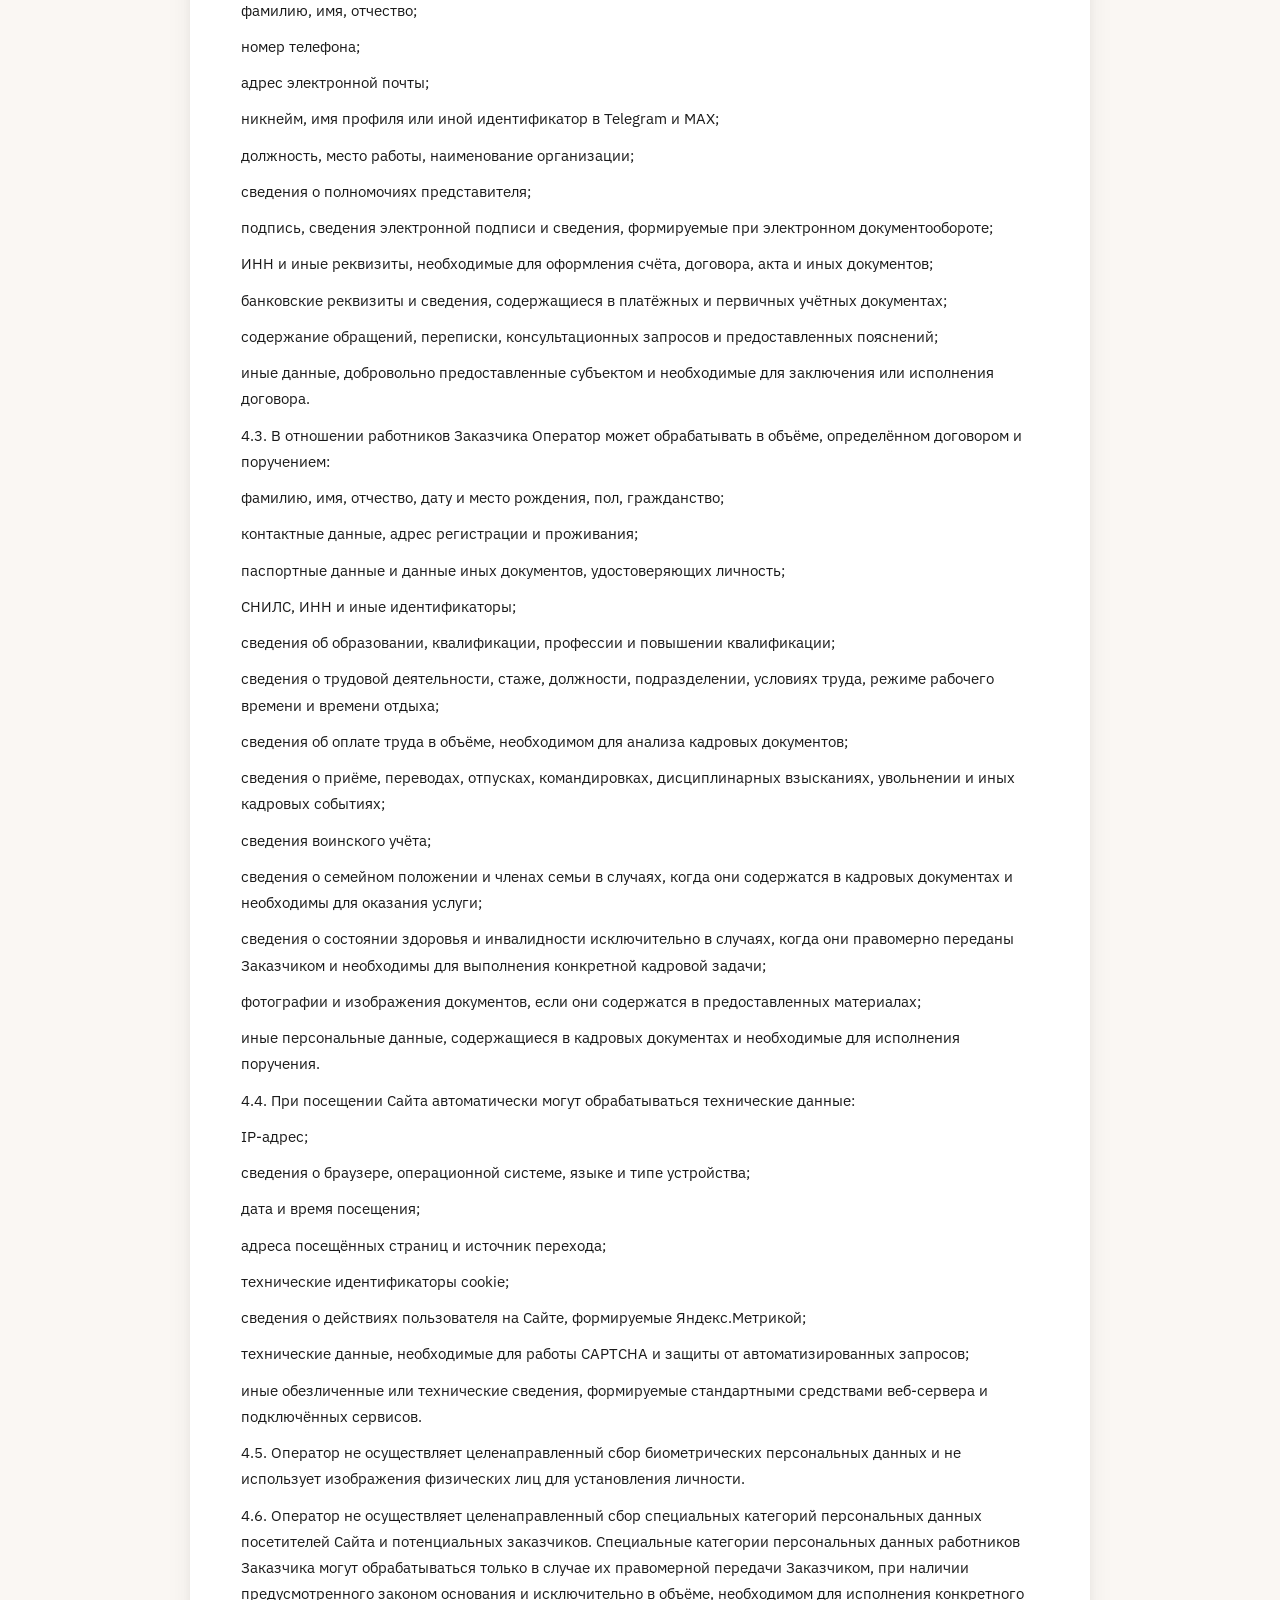
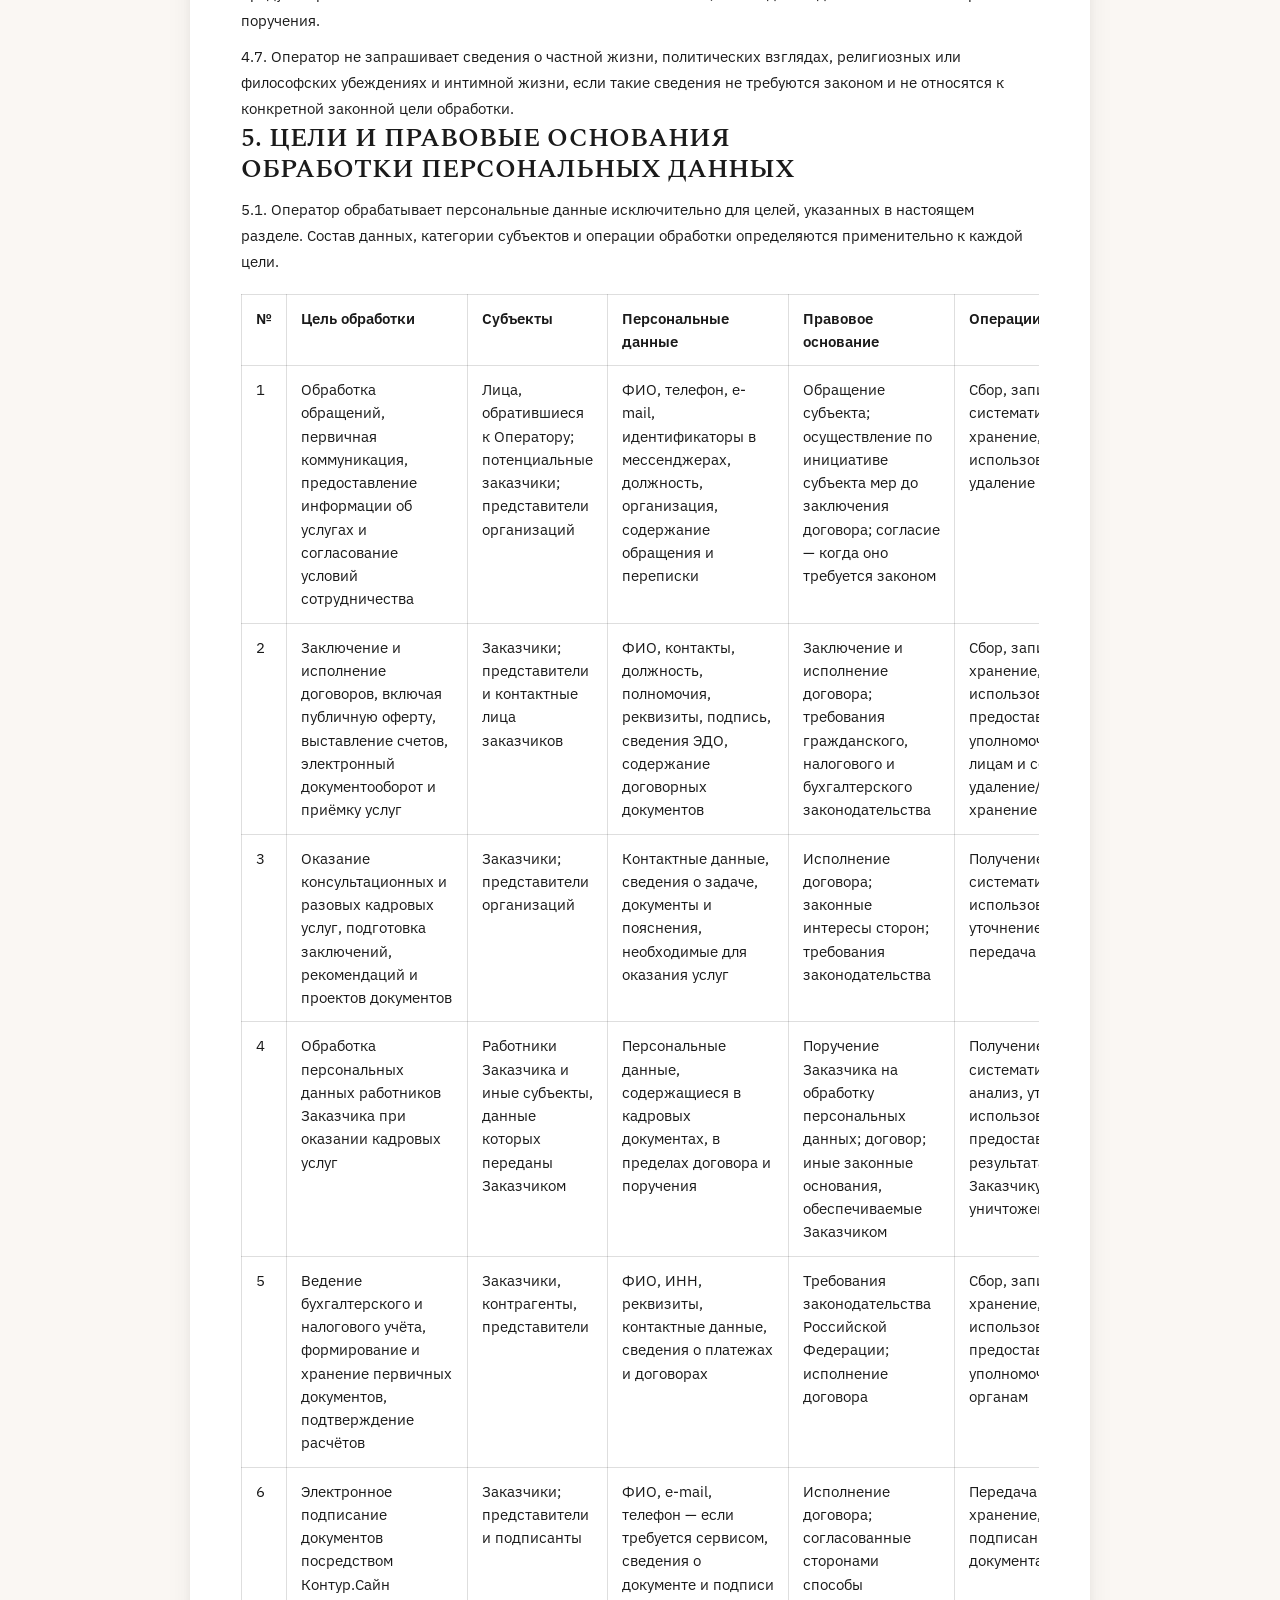
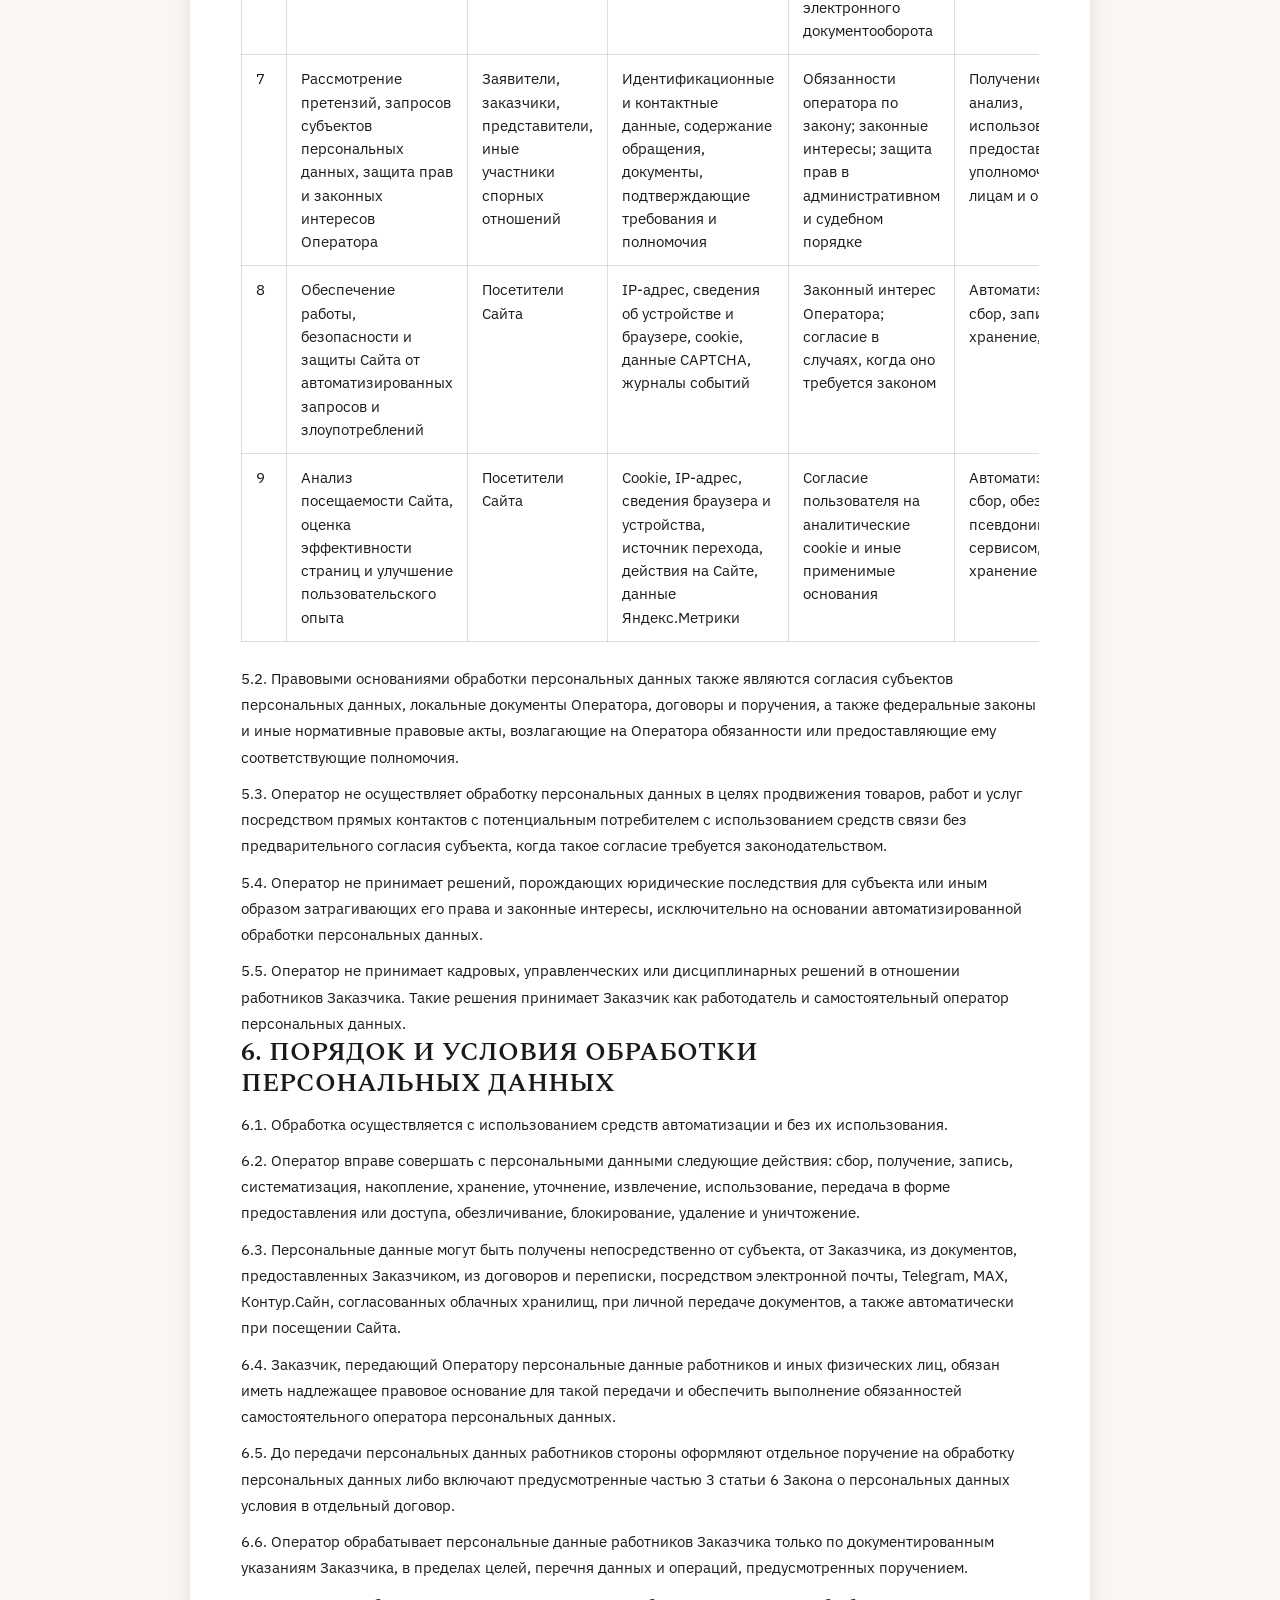
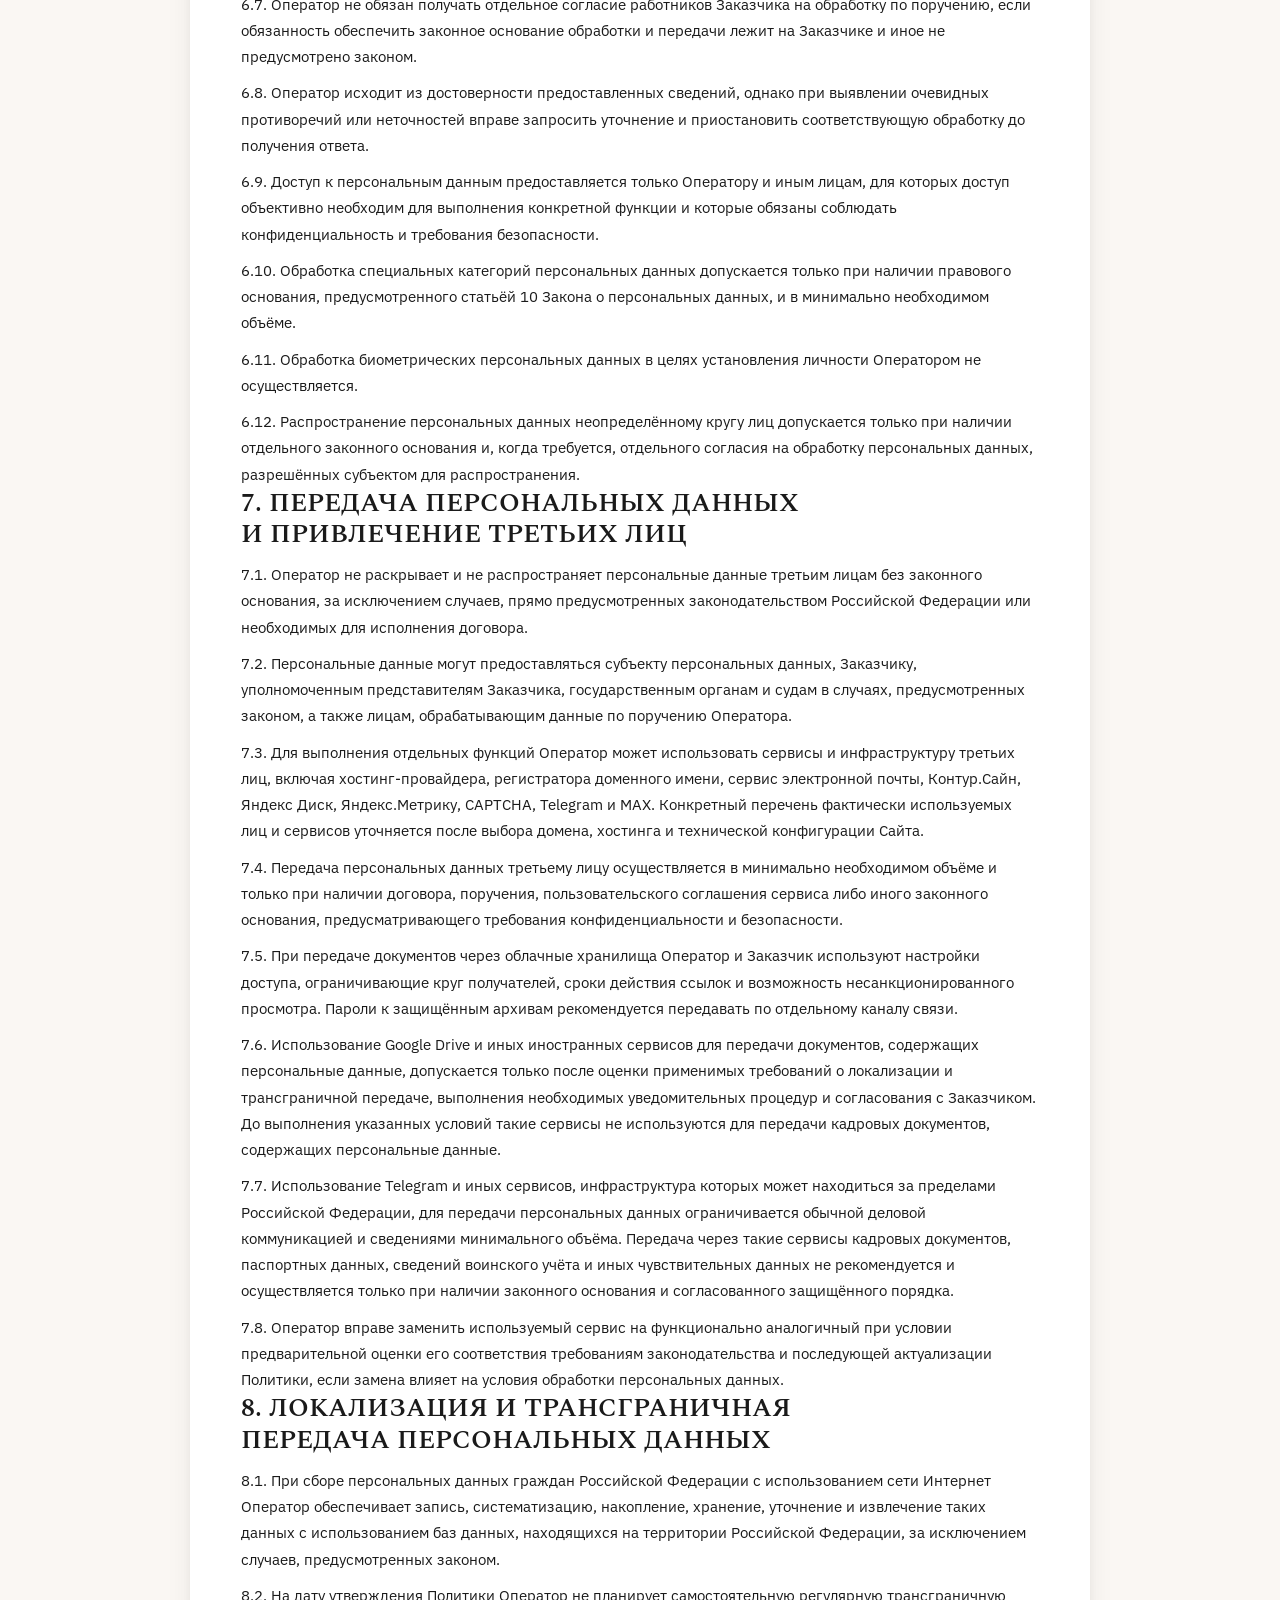
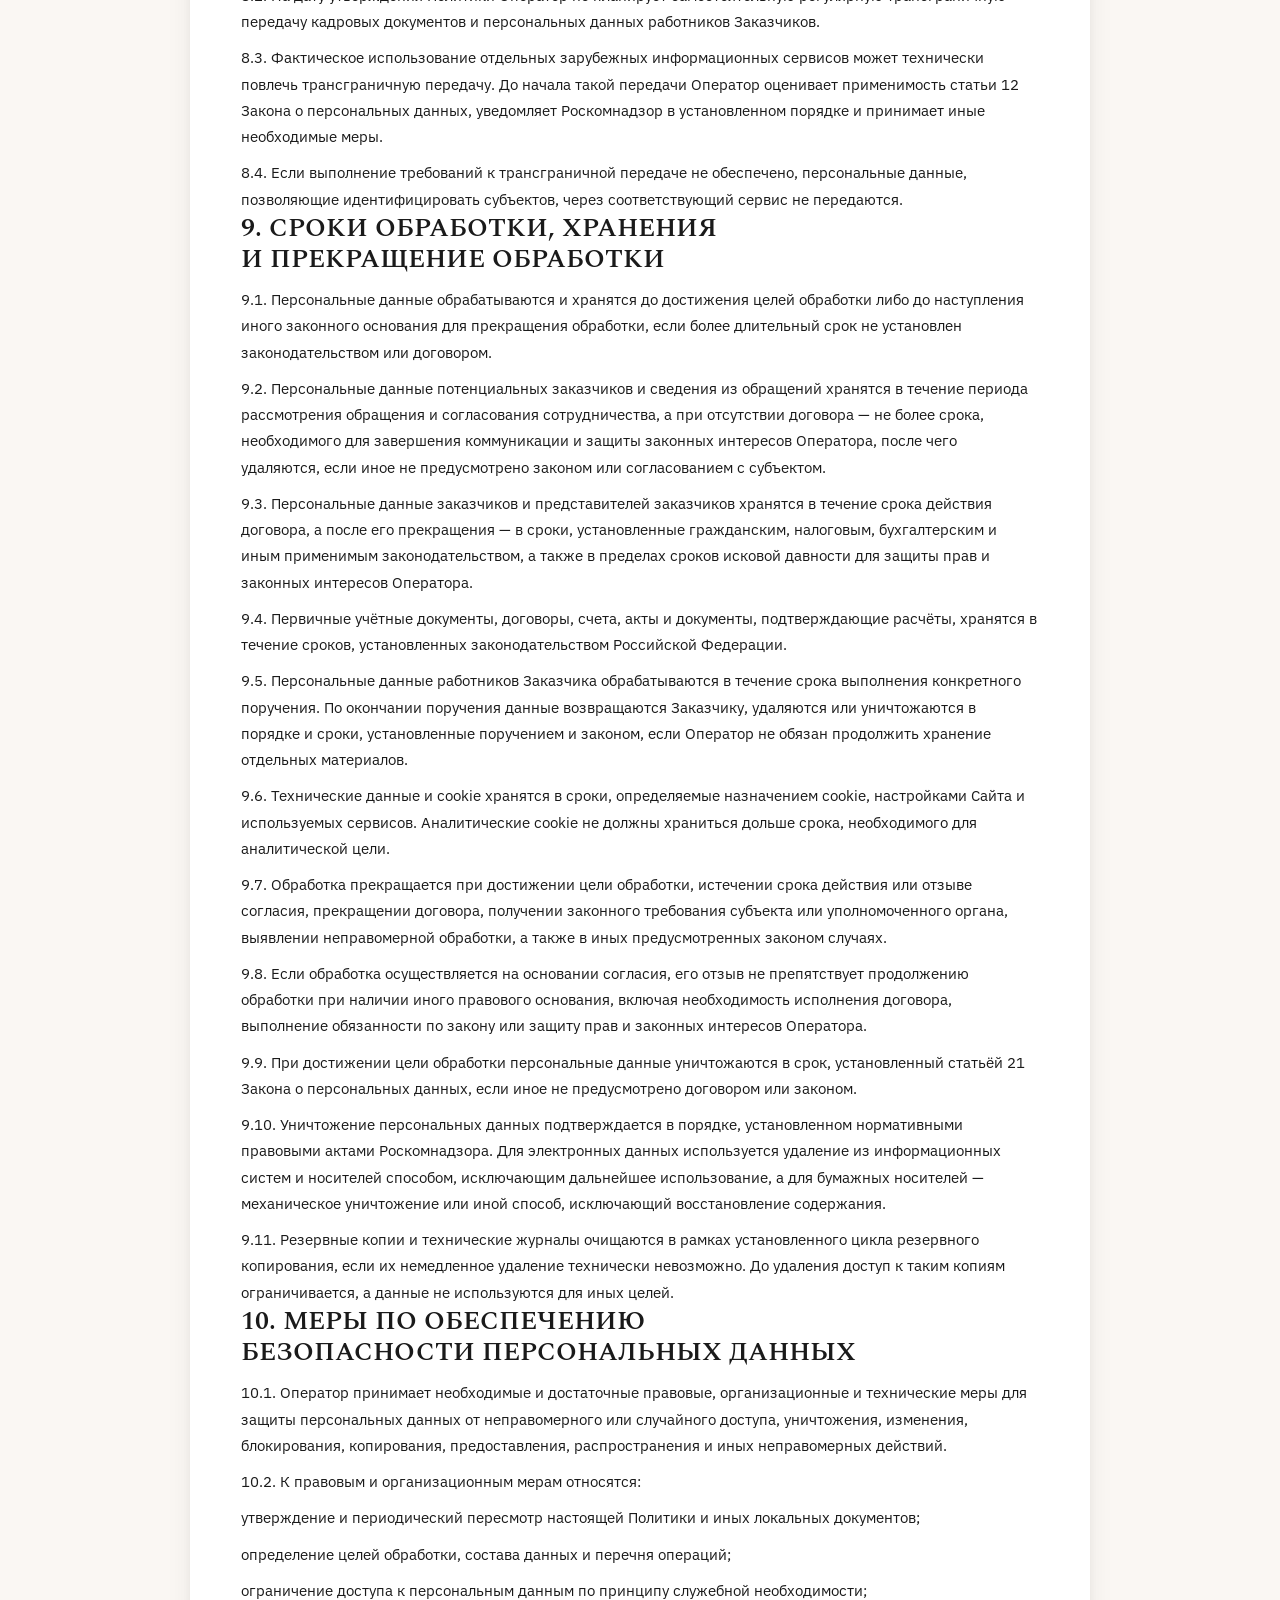
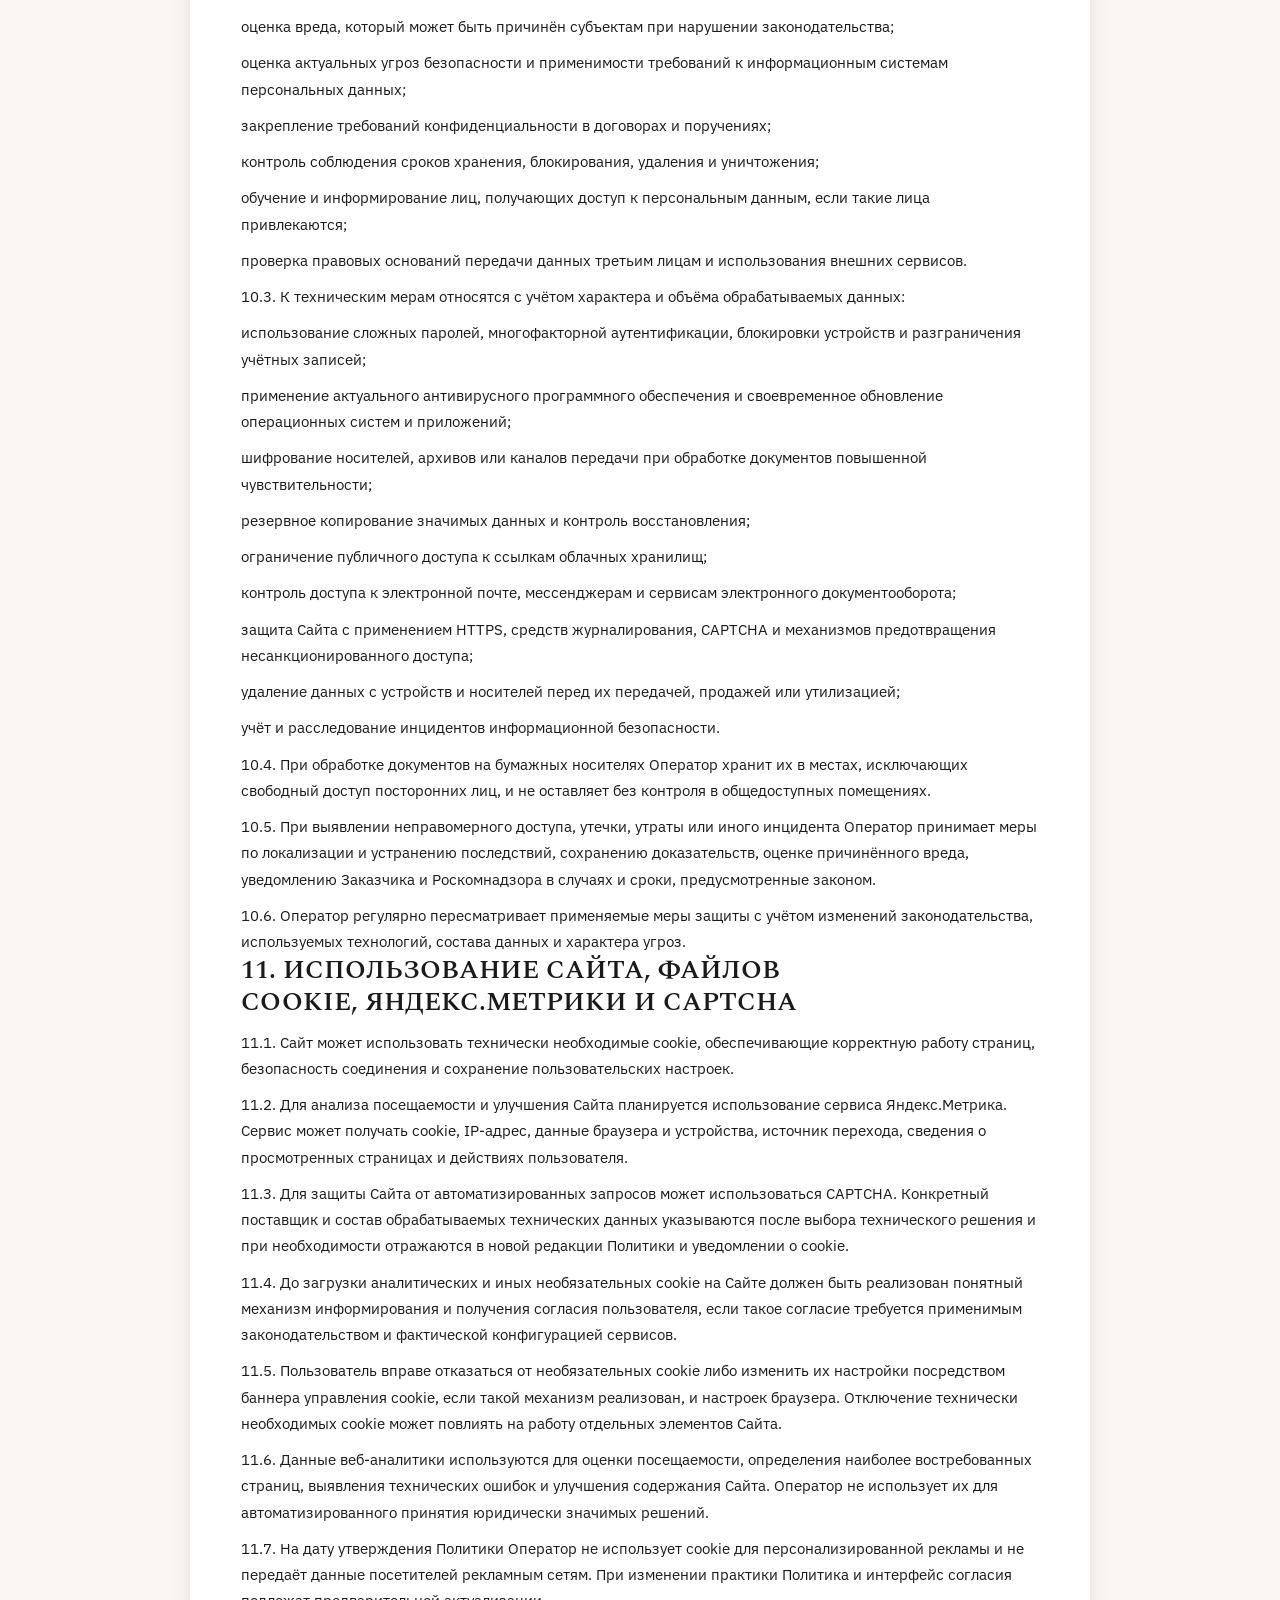
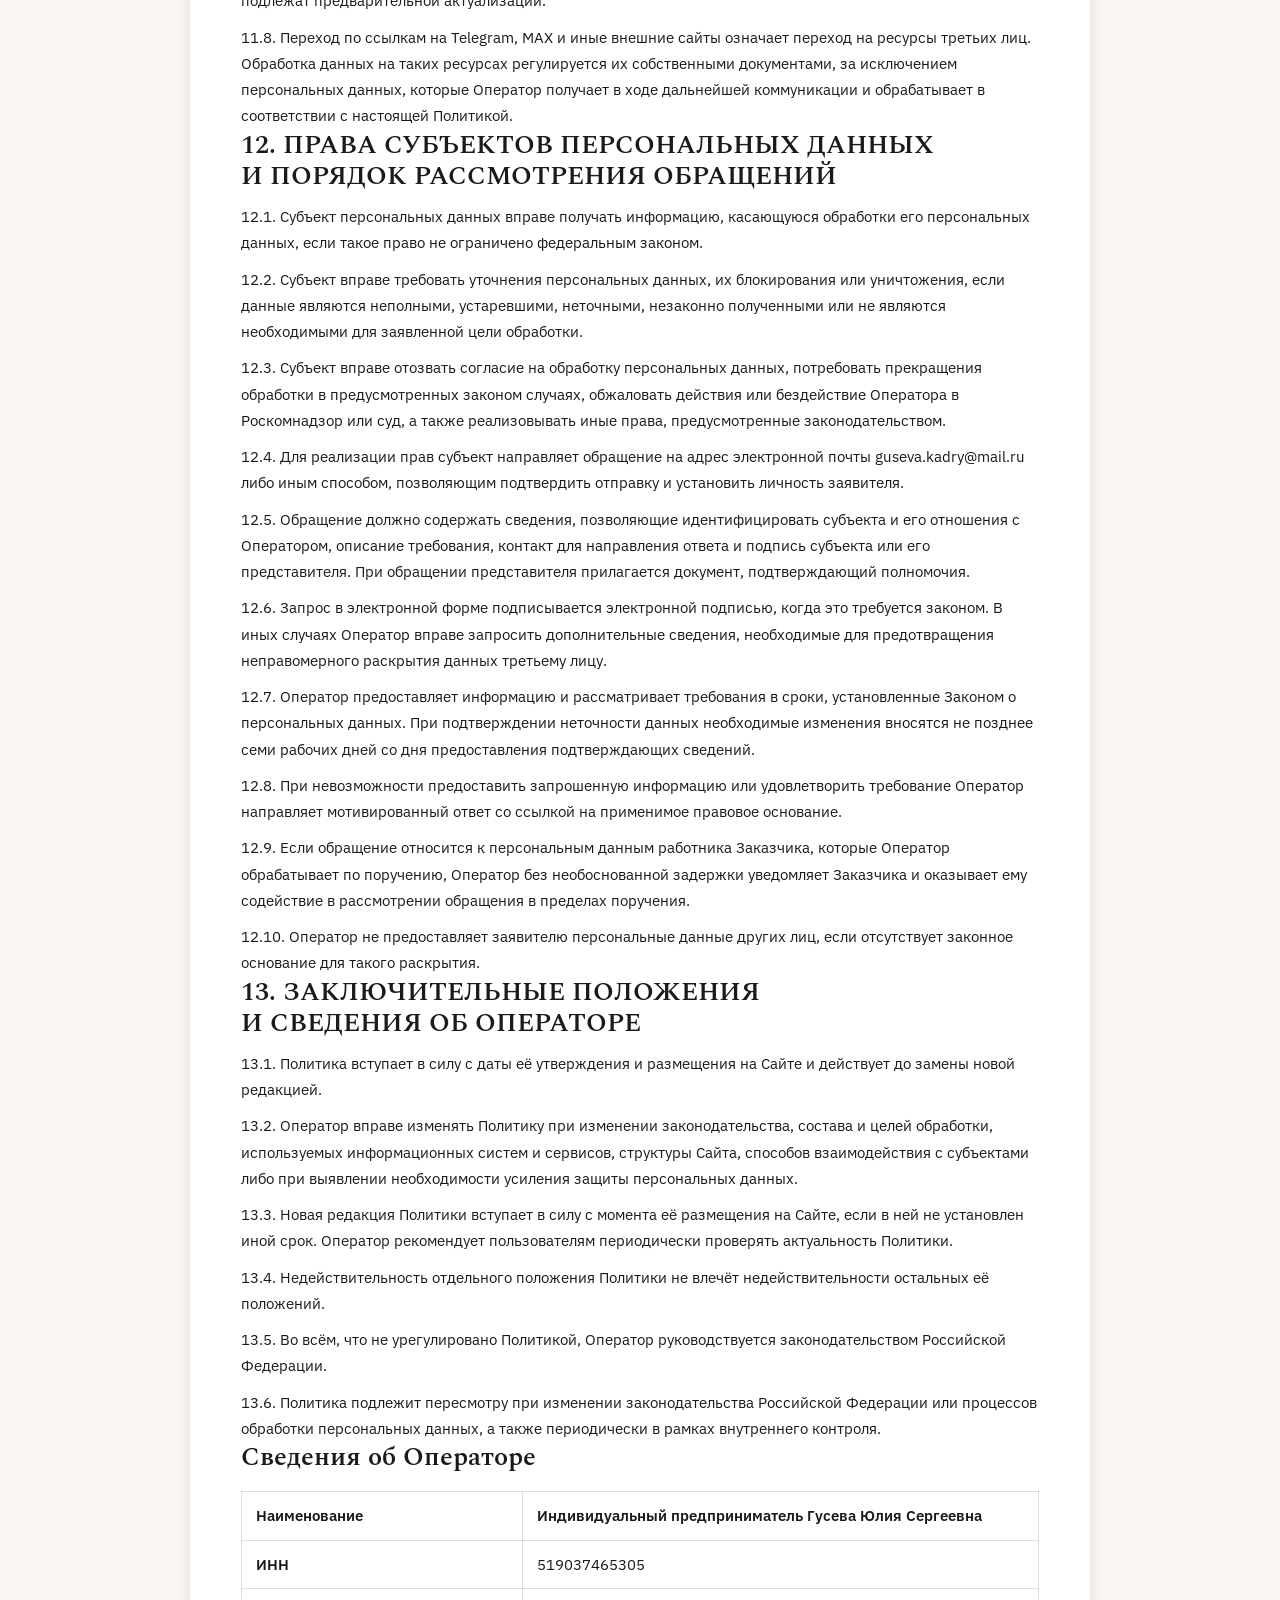
<file: assets/docs/privacy-policy/index.html>
<!DOCTYPE html>
<html lang="ru">
<head>
  <meta charset="utf-8">
  <meta name="viewport" content="width=device-width, initial-scale=1">
  <title>Политика обработки персональных данных — Юлия Гусева</title>
  <meta name="description" content="Политика обработки персональных данных ИП Гусевой Юлии Сергеевны.">
  <link rel="canonical" href="https://kadryblog.ru/assets/docs/privacy-policy/">
  <link rel="icon" href="/assets/logo/logo.svg" type="image/svg+xml">
  <link rel="preload" href="/assets/fonts/spectral-500-cyrillic.woff2" as="font" type="font/woff2" crossorigin>
  <link rel="preload" href="/assets/fonts/ibm-plex-sans-cyrillic.woff2" as="font" type="font/woff2" crossorigin>
  <link rel="stylesheet" href="/css/fonts.css?v=20260813-legal">
  <link rel="stylesheet" href="/css/variables.css?v=20260813-legal">
  <link rel="stylesheet" href="/css/base.css?v=20260813-legal">
  <link rel="stylesheet" href="/css/components.css?v=20260813-legal">
  <link rel="stylesheet" href="/css/sections.css?v=20260813-legal">
  <link rel="stylesheet" href="/css/responsive.css?v=20260813-legal">
</head>
<body class="legal-page">
  <a class="skip-link" href="#main">Перейти к документу</a>

  <header class="legal-header">
    <div class="container legal-header__inner">
      <a class="brand" href="/" aria-label="Юлия Гусева — на главную">
        <img class="brand__logo" src="/assets/logo/logo.svg" alt="" width="44" height="44">
        <span class="brand__text">
          <span class="brand__name">Юлия Гусева</span>
          <span class="brand__tagline"><strong>кадровый аудит · воинский учёт · кадровое сопровождение</strong></span>
        </span>
      </a>
      <a class="legal-header__back" href="/">← Вернуться на сайт</a>
    </div>
  </header>

  <main class="legal-main" id="main">
    <article class="legal-doc">
<h1><strong>ПОЛИТИКА ОБРАБОТКИ</strong><strong><br>ПЕРСОНАЛЬНЫХ ДАННЫХ</strong></h1>
<p class="legal-doc__center legal-doc__divider legal-doc__meta">━━━━━━━━━━━━━━━━━━━━</p>
<p class="legal-doc__center legal-doc__meta"><strong>Индивидуальный предприниматель</strong><strong><br>Гусева Юлия Сергеевна</strong></p>
<p class="legal-doc__center legal-doc__meta">Редакция от 06 августа 2026 года</p>
<p class="legal-doc__center legal-doc__meta">Российская Федерация<br>Сайт: <a href="https://kadryblog.ru">https://kadryblog.ru</a></p>
<section class="legal-doc__section">
<h2 class="legal-doc__toc-title"><strong>СОДЕРЖАНИЕ</strong></h2>
<div class="legal-doc__table-wrap"><table><tbody><tr><td><p><strong>1. Общие </strong><strong>положения</strong></p></td><td><p><strong>3</strong></p></td></tr><tr><td><p>2. Основные понятия</p></td><td><p>4</p></td></tr><tr><td><p>3. Принципы обработки персональных данных</p></td><td><p>6</p></td></tr><tr><td><p>4. Категории субъектов и состав обрабатываемых персональных данных</p></td><td><p>7</p></td></tr><tr><td><p>5. Цели и правовые основания обработки персональных данных</p></td><td><p>9</p></td></tr><tr><td><p>6. Порядок и условия обработки персональных данных</p></td><td><p>11</p></td></tr><tr><td><p>7. Передача персональных данных и привлечение третьих лиц</p></td><td><p>12</p></td></tr><tr><td><p>8. Локализация и трансграничная передача персональных данных</p></td><td><p>14</p></td></tr><tr><td><p>9. Сроки обработки, хранения и прекращение обработки</p></td><td><p>14</p></td></tr><tr><td><p>10. Меры по обеспечению безопасности персональных данных</p></td><td><p>15</p></td></tr><tr><td><p>11. Использование Сайта, файлов cookie, Яндекс.Метрики и CAPTCHA</p></td><td><p>16</p></td></tr><tr><td><p>12. Права субъектов персональных данных и порядок рассмотрения обращений</p></td><td><p>17</p></td></tr><tr><td><p>13. Заключительные положения и сведения об Операторе</p></td><td><p>18</p></td></tr></tbody></table></div>
<p>Настоящая Политика является общедоступным документом и размещается Оператором во исполнение требований пункта 2 части 1 и части 2 статьи 18.1 Федерального закона от 27.07.2006 № 152-ФЗ «О персональных данных». Политика описывает фактические и планируемые процессы обработки персональных данных Оператором при ведении предпринимательской деятельности, оказании кадровых и консультационных услуг, использовании Сайта и взаимодействии с заказчиками.</p>
</section>
<section class="legal-doc__section">
<h2>1. ОБЩИЕ ПОЛОЖЕНИЯ</h2>
<p>1.1. Настоящая Политика обработки персональных данных (далее — Политика) определяет цели, правовые основания, принципы, порядок и условия обработки персональных данных, категории субъектов и перечни обрабатываемых персональных данных, сроки их обработки и хранения, права субъектов персональных данных, меры по обеспечению безопасности персональных данных, а также порядок взаимодействия с субъектами персональных данных.</p>
<p>1.2. Оператором персональных данных является индивидуальный предприниматель Гусева Юлия Сергеевна, ИНН 519037465305, ОГРНИП 322508100022638 (далее — Оператор).</p>
<p>1.3. Политика разработана в соответствии с Конституцией Российской Федерации, Гражданским кодексом Российской Федерации, Федеральным законом от 27.07.2006 № 152-ФЗ «О персональных данных» (далее — Закон о персональных данных), Федеральным законом от 27.07.2006 № 149-ФЗ «Об информации, информационных технологиях и о защите информации», иными федеральными законами и нормативными правовыми актами Российской Федерации в области персональных данных и информационной безопасности.</p>
<p>1.4. Политика распространяется на все персональные данные, обрабатываемые Оператором с использованием средств автоматизации и без использования таких средств, независимо от способа их получения и формы хранения.</p>
<p>1.5. Политика применяется к обработке персональных данных, полученных Оператором при посещении и использовании официального сайта Оператора (далее — Сайт), при обращении через электронную почту, Telegram, MAX, по телефону, посредством сервиса Контур.Сайн, при личном взаимодействии, при заключении и исполнении договоров, а также при передаче документов посредством согласованных облачных хранилищ и иных каналов связи.</p>
<p>1.6. На дату утверждения Политики Сайт не содержит формы непосредственного ввода пользователем имени, номера телефона, адреса электронной почты, текста обращения или файлов. Связь с Оператором осуществляется посредством перехода по размещённым на Сайте ссылкам в Telegram и MAX либо с использованием опубликованных контактных данных. При доработке Сайта и внедрении форм сбора данных Политика подлежит актуализации до начала соответствующей обработки.</p>
<p>1.7. При посещении Сайта могут автоматически обрабатываться технические данные, включая IP-адрес, сведения о браузере, операционной системе и устройстве, дату и время посещения, адреса посещённых страниц, источник перехода, технические идентификаторы и файлы cookie, а также сведения, формируемые сервисами веб-аналитики и защиты от автоматизированных запросов.</p>
<p>1.8. Политика применяется совместно с публичной офертой, договорами Оператора, отдельным поручением на обработку персональных данных работников заказчика, согласием на обработку персональных данных и иными документами Оператора в сфере обработки и защиты персональных данных.</p>
<p>1.9. Если отдельные условия обработки персональных данных установлены заключённым договором или поручением на обработку персональных данных, соответствующие условия применяются к конкретным отношениям в части, не противоречащей обязательным требованиям законодательства Российской Федерации.</p>
<p>1.10. Оператор исполняет обязанности, предусмотренные статьёй 22 Закона о персональных данных, включая обязанность по уведомлению уполномоченного органа по защите прав субъектов персональных данных в случаях и порядке, установленных законодательством Российской Федерации.</p>
<p>1.11. Политика размещается в свободном и неограниченном доступе на Сайте. До регистрации доменного имени Политика может предоставляться заинтересованным лицам в электронном виде по запросу.</p>
</section>
<section class="legal-doc__section">
<h2>2. ОСНОВНЫЕ ПОНЯТИЯ</h2>
<p>2.1. Персональные данные — любая информация, относящаяся прямо или косвенно к определённому или определяемому физическому лицу.</p>
<p>2.2. Оператор — индивидуальный предприниматель Гусева Юлия Сергеевна, самостоятельно или совместно с другими лицами организующая и осуществляющая обработку персональных данных, а также определяющая цели обработки, состав персональных данных и действия, совершаемые с ними.</p>
<p>2.3. Субъект персональных данных — физическое лицо, к которому относятся персональные данные.</p>
<p>2.4. Обработка персональных данных — любое действие или совокупность действий, совершаемых с использованием средств автоматизации или без их использования с персональными данными, включая сбор, запись, систематизацию, накопление, хранение, уточнение, извлечение, использование, передачу, обезличивание, блокирование, удаление и уничтожение.</p>
<p>2.5. Автоматизированная обработка персональных данных — обработка персональных данных с помощью средств вычислительной техники.</p>
<p>2.6. Неавтоматизированная обработка персональных данных — обработка персональных данных без использования средств вычислительной техники при непосредственном участии человека.</p>
<p>2.7. Предоставление персональных данных — действия, направленные на раскрытие персональных данных определённому лицу или определённому кругу лиц.</p>
<p>2.8. Распространение персональных данных — действия, направленные на раскрытие персональных данных неопределённому кругу лиц.</p>
<p>2.9. Блокирование персональных данных — временное прекращение обработки персональных данных, кроме случаев, когда обработка необходима для их уточнения.</p>
<p>2.10. Уничтожение персональных данных — действия, в результате которых становится невозможным восстановить содержание персональных данных в информационной системе персональных данных и (или) уничтожаются материальные носители персональных данных.</p>
<p>2.11. Обезличивание персональных данных — действия, в результате которых без использования дополнительной информации становится невозможным определить принадлежность персональных данных конкретному субъекту.</p>
<p>2.12. Информационная система персональных данных — совокупность содержащихся в базах данных персональных данных и обеспечивающих их обработку информационных технологий и технических средств.</p>
<p>2.13. Заказчик — физическое лицо, индивидуальный предприниматель либо юридическое лицо, от имени которого действует уполномоченный представитель, обратившиеся к Оператору за оказанием услуг или заключившие с Оператором договор.</p>
<p>2.14. Работники Заказчика — работники, бывшие работники, кандидаты и иные физические лица, персональные данные которых Заказчик передаёт Оператору для оказания кадровых услуг.</p>
<p>2.15. Сайт — информационный ресурс Оператора в сети Интернет по адресу, указанному на титульном листе и в разделе 13 Политики, включая его страницы и технические компоненты.</p>
<p>2.16. Cookie — небольшой фрагмент данных, сохраняемый браузером на устройстве пользователя и используемый для функционирования, безопасности и аналитики Сайта.</p>
</section>
<section class="legal-doc__section">
<h2>3. ПРИНЦИПЫ ОБРАБОТКИ ПЕРСОНАЛЬНЫХ ДАННЫХ</h2>
<p>3.1. Оператор осуществляет обработку персональных данных на законной и справедливой основе.</p>
<p>3.2. Обработка ограничивается достижением конкретных, заранее определённых и законных целей. Не допускается обработка, несовместимая с целями сбора персональных данных.</p>
<p>3.3. Содержание и объём обрабатываемых персональных данных соответствуют заявленным целям обработки. Оператор не допускает обработки персональных данных, избыточных по отношению к заявленным целям.</p>
<p>3.4. При обработке обеспечиваются точность, достаточность и актуальность персональных данных. Оператор принимает меры по удалению или уточнению неполных либо неточных данных.</p>
<p>3.5. Хранение персональных данных осуществляется в форме, позволяющей определить субъекта, не дольше, чем этого требуют цели обработки, если иной срок не установлен законом или договором, стороной которого, выгодоприобретателем или поручителем по которому является субъект персональных данных.</p>
<p>3.6. По достижении целей обработки либо при утрате необходимости в их достижении персональные данные уничтожаются или обезличиваются, если иное не предусмотрено законодательством Российской Федерации.</p>
<p>3.7. При сборе персональных данных граждан Российской Федерации с использованием сети Интернет Оператор обеспечивает соблюдение требований о локализации баз данных в Российской Федерации в случаях, установленных законодательством.</p>
<p>3.8. Оператор не объединяет базы данных, содержащие персональные данные, обработка которых осуществляется в целях, несовместимых между собой.</p>
</section>
<section class="legal-doc__section">
<h2>4. КАТЕГОРИИ СУБЪЕКТОВ И СОСТАВ ОБРАБАТЫВАЕМЫХ ПЕРСОНАЛЬНЫХ ДАННЫХ</h2>
<p>4.1. Оператор может обрабатывать персональные данные следующих категорий субъектов:</p>
<p>посетители Сайта;</p>
<p>лица, обращающиеся к Оператору по электронной почте, телефону, через Telegram, MAX и иные согласованные каналы связи;</p>
<p>потенциальные заказчики;</p>
<p>заказчики — физические лица и индивидуальные предприниматели;</p>
<p>представители, работники и контактные лица юридических лиц и индивидуальных предпринимателей — заказчиков или потенциальных заказчиков;</p>
<p>контрагенты, представители контрагентов и лица, подписывающие документы посредством Контур.Сайн;</p>
<p>работники, бывшие работники, кандидаты и иные физические лица, персональные данные которых передаются Заказчиком Оператору для оказания кадровых услуг по отдельному поручению;</p>
<p>лица, направившие Оператору обращение, претензию, запрос или иной документ.</p>
<p>4.2. В отношении потенциальных заказчиков, заказчиков, представителей и контактных лиц Оператор может обрабатывать:</p>
<p>фамилию, имя, отчество;</p>
<p>номер телефона;</p>
<p>адрес электронной почты;</p>
<p>никнейм, имя профиля или иной идентификатор в Telegram и MAX;</p>
<p>должность, место работы, наименование организации;</p>
<p>сведения о полномочиях представителя;</p>
<p>подпись, сведения электронной подписи и сведения, формируемые при электронном документообороте;</p>
<p>ИНН и иные реквизиты, необходимые для оформления счёта, договора, акта и иных документов;</p>
<p>банковские реквизиты и сведения, содержащиеся в платёжных и первичных учётных документах;</p>
<p>содержание обращений, переписки, консультационных запросов и предоставленных пояснений;</p>
<p>иные данные, добровольно предоставленные субъектом и необходимые для заключения или исполнения договора.</p>
<p>4.3. В отношении работников Заказчика Оператор может обрабатывать в объёме, определённом договором и поручением:</p>
<p>фамилию, имя, отчество, дату и место рождения, пол, гражданство;</p>
<p>контактные данные, адрес регистрации и проживания;</p>
<p>паспортные данные и данные иных документов, удостоверяющих личность;</p>
<p>СНИЛС, ИНН и иные идентификаторы;</p>
<p>сведения об образовании, квалификации, профессии и повышении квалификации;</p>
<p>сведения о трудовой деятельности, стаже, должности, подразделении, условиях труда, режиме рабочего времени и времени отдыха;</p>
<p>сведения об оплате труда в объёме, необходимом для анализа кадровых документов;</p>
<p>сведения о приёме, переводах, отпусках, командировках, дисциплинарных взысканиях, увольнении и иных кадровых событиях;</p>
<p>сведения воинского учёта;</p>
<p>сведения о семейном положении и членах семьи в случаях, когда они содержатся в кадровых документах и необходимы для оказания услуги;</p>
<p>сведения о состоянии здоровья и инвалидности исключительно в случаях, когда они правомерно переданы Заказчиком и необходимы для выполнения конкретной кадровой задачи;</p>
<p>фотографии и изображения документов, если они содержатся в предоставленных материалах;</p>
<p>иные персональные данные, содержащиеся в кадровых документах и необходимые для исполнения поручения.</p>
<p>4.4. При посещении Сайта автоматически могут обрабатываться технические данные:</p>
<p>IP-адрес;</p>
<p>сведения о браузере, операционной системе, языке и типе устройства;</p>
<p>дата и время посещения;</p>
<p>адреса посещённых страниц и источник перехода;</p>
<p>технические идентификаторы cookie;</p>
<p>сведения о действиях пользователя на Сайте, формируемые Яндекс.Метрикой;</p>
<p>технические данные, необходимые для работы CAPTCHA и защиты от автоматизированных запросов;</p>
<p>иные обезличенные или технические сведения, формируемые стандартными средствами веб-сервера и подключённых сервисов.</p>
<p>4.5. Оператор не осуществляет целенаправленный сбор биометрических персональных данных и не использует изображения физических лиц для установления личности.</p>
<p>4.6. Оператор не осуществляет целенаправленный сбор специальных категорий персональных данных посетителей Сайта и потенциальных заказчиков. Специальные категории персональных данных работников Заказчика могут обрабатываться только в случае их правомерной передачи Заказчиком, при наличии предусмотренного законом основания и исключительно в объёме, необходимом для исполнения конкретного поручения.</p>
<p>4.7. Оператор не запрашивает сведения о частной жизни, политических взглядах, религиозных или философских убеждениях и интимной жизни, если такие сведения не требуются законом и не относятся к конкретной законной цели обработки.</p>
</section>
<section class="legal-doc__section">
<h2>5. ЦЕЛИ И ПРАВОВЫЕ ОСНОВАНИЯ ОБРАБОТКИ ПЕРСОНАЛЬНЫХ ДАННЫХ</h2>
<p>5.1. Оператор обрабатывает персональные данные исключительно для целей, указанных в настоящем разделе. Состав данных, категории субъектов и операции обработки определяются применительно к каждой цели.</p>
<div class="legal-doc__table-wrap"><table><tbody><tr><td><p><strong>№</strong></p></td><td><p><strong>Цель обработки</strong></p></td><td><p><strong>Субъекты</strong></p></td><td><p><strong>Персональные данные</strong></p></td><td><p><strong>Правовое основание</strong></p></td><td><p><strong>Операции</strong></p></td></tr><tr><td><p>1</p></td><td><p>Обработка обращений, первичная коммуникация, предоставление информации об услугах и согласование условий сотрудничества</p></td><td><p>Лица, обратившиеся к Оператору; потенциальные заказчики; представители организаций</p></td><td><p>ФИО, телефон, e-mail, идентификаторы в мессенджерах, должность, организация, содержание обращения и переписки</p></td><td><p>Обращение субъекта; осуществление по инициативе субъекта мер до заключения договора; согласие — когда оно требуется законом</p></td><td><p>Сбор, запись, систематизация, хранение, уточнение, использование, удаление</p></td></tr><tr><td><p>2</p></td><td><p>Заключение и исполнение договоров, включая публичную оферту, выставление счетов, электронный документооборот и приёмку услуг</p></td><td><p>Заказчики; представители и контактные лица заказчиков</p></td><td><p>ФИО, контакты, должность, полномочия, реквизиты, подпись, сведения ЭДО, содержание договорных документов</p></td><td><p>Заключение и исполнение договора; требования гражданского, налогового и бухгалтерского законодательства</p></td><td><p>Сбор, запись, хранение, использование, предоставление уполномоченным лицам и сервисам, удаление/архивное хранение</p></td></tr><tr><td><p>3</p></td><td><p>Оказание консультационных и разовых кадровых услуг, подготовка заключений, рекомендаций и проектов документов</p></td><td><p>Заказчики; представители организаций</p></td><td><p>Контактные данные, сведения о задаче, документы и пояснения, необходимые для оказания услуг</p></td><td><p>Исполнение договора; законные интересы сторон; требования законодательства</p></td><td><p>Получение, анализ, систематизация, использование, уточнение, хранение, передача результата</p></td></tr><tr><td><p>4</p></td><td><p>Обработка персональных данных работников Заказчика при оказании кадровых услуг</p></td><td><p>Работники Заказчика и иные субъекты, данные которых переданы Заказчиком</p></td><td><p>Персональные данные, содержащиеся в кадровых документах, в пределах договора и поручения</p></td><td><p>Поручение Заказчика на обработку персональных данных; договор; иные законные основания, обеспечиваемые Заказчиком</p></td><td><p>Получение, запись, систематизация, анализ, уточнение, использование, предоставление результата Заказчику, удаление/уничтожение</p></td></tr><tr><td><p>5</p></td><td><p>Ведение бухгалтерского и налогового учёта, формирование и хранение первичных документов, подтверждение расчётов</p></td><td><p>Заказчики, контрагенты, представители</p></td><td><p>ФИО, ИНН, реквизиты, контактные данные, сведения о платежах и договорах</p></td><td><p>Требования законодательства Российской Федерации; исполнение договора</p></td><td><p>Сбор, запись, хранение, использование, предоставление уполномоченным органам</p></td></tr><tr><td><p>6</p></td><td><p>Электронное подписание документов посредством Контур.Сайн</p></td><td><p>Заказчики; представители и подписанты</p></td><td><p>ФИО, e-mail, телефон — если требуется сервисом, сведения о документе и подписи</p></td><td><p>Исполнение договора; согласованные сторонами способы электронного документооборота</p></td><td><p>Передача сервису, хранение, получение подписанного документа</p></td></tr><tr><td><p>7</p></td><td><p>Рассмотрение претензий, запросов субъектов персональных данных, защита прав и законных интересов Оператора</p></td><td><p>Заявители, заказчики, представители, иные участники спорных отношений</p></td><td><p>Идентификационные и контактные данные, содержание обращения, документы, подтверждающие требования и полномочия</p></td><td><p>Обязанности оператора по закону; законные интересы; защита прав в административном и судебном порядке</p></td><td><p>Получение, хранение, анализ, использование, предоставление уполномоченным лицам и органам</p></td></tr><tr><td><p>8</p></td><td><p>Обеспечение работы, безопасности и защиты Сайта от автоматизированных запросов и злоупотреблений</p></td><td><p>Посетители Сайта</p></td><td><p>IP-адрес, сведения об устройстве и браузере, cookie, данные CAPTCHA, журналы событий</p></td><td><p>Законный интерес Оператора; согласие в случаях, когда оно требуется законом</p></td><td><p>Автоматизированный сбор, запись, анализ, хранение, удаление</p></td></tr><tr><td><p>9</p></td><td><p>Анализ посещаемости Сайта, оценка эффективности страниц и улучшение пользовательского опыта</p></td><td><p>Посетители Сайта</p></td><td><p>Cookie, IP-адрес, сведения браузера и устройства, источник перехода, действия на Сайте, данные Яндекс.Метрики</p></td><td><p>Согласие пользователя на аналитические cookie и иные применимые основания</p></td><td><p>Автоматизированный сбор, обезличивание/псевдонимизация сервисом, анализ, хранение</p></td></tr></tbody></table></div>
<p>5.2. Правовыми основаниями обработки персональных данных также являются согласия субъектов персональных данных, локальные документы Оператора, договоры и поручения, а также федеральные законы и иные нормативные правовые акты, возлагающие на Оператора обязанности или предоставляющие ему соответствующие полномочия.</p>
<p>5.3. Оператор не осуществляет обработку персональных данных в целях продвижения товаров, работ и услуг посредством прямых контактов с потенциальным потребителем с использованием средств связи без предварительного согласия субъекта, когда такое согласие требуется законодательством.</p>
<p>5.4. Оператор не принимает решений, порождающих юридические последствия для субъекта или иным образом затрагивающих его права и законные интересы, исключительно на основании автоматизированной обработки персональных данных.</p>
<p>5.5. Оператор не принимает кадровых, управленческих или дисциплинарных решений в отношении работников Заказчика. Такие решения принимает Заказчик как работодатель и самостоятельный оператор персональных данных.</p>
</section>
<section class="legal-doc__section">
<h2>6. ПОРЯДОК И УСЛОВИЯ ОБРАБОТКИ ПЕРСОНАЛЬНЫХ ДАННЫХ</h2>
<p>6.1. Обработка осуществляется с использованием средств автоматизации и без их использования.</p>
<p>6.2. Оператор вправе совершать с персональными данными следующие действия: сбор, получение, запись, систематизация, накопление, хранение, уточнение, извлечение, использование, передача в форме предоставления или доступа, обезличивание, блокирование, удаление и уничтожение.</p>
<p>6.3. Персональные данные могут быть получены непосредственно от субъекта, от Заказчика, из документов, предоставленных Заказчиком, из договоров и переписки, посредством электронной почты, Telegram, MAX, Контур.Сайн, согласованных облачных хранилищ, при личной передаче документов, а также автоматически при посещении Сайта.</p>
<p>6.4. Заказчик, передающий Оператору персональные данные работников и иных физических лиц, обязан иметь надлежащее правовое основание для такой передачи и обеспечить выполнение обязанностей самостоятельного оператора персональных данных.</p>
<p>6.5. До передачи персональных данных работников стороны оформляют отдельное поручение на обработку персональных данных либо включают предусмотренные частью 3 статьи 6 Закона о персональных данных условия в отдельный договор.</p>
<p>6.6. Оператор обрабатывает персональные данные работников Заказчика только по документированным указаниям Заказчика, в пределах целей, перечня данных и операций, предусмотренных поручением.</p>
<p>6.7. Оператор не обязан получать отдельное согласие работников Заказчика на обработку по поручению, если обязанность обеспечить законное основание обработки и передачи лежит на Заказчике и иное не предусмотрено законом.</p>
<p>6.8. Оператор исходит из достоверности предоставленных сведений, однако при выявлении очевидных противоречий или неточностей вправе запросить уточнение и приостановить соответствующую обработку до получения ответа.</p>
<p>6.9. Доступ к персональным данным предоставляется только Оператору и иным лицам, для которых доступ объективно необходим для выполнения конкретной функции и которые обязаны соблюдать конфиденциальность и требования безопасности.</p>
<p>6.10. Обработка специальных категорий персональных данных допускается только при наличии правового основания, предусмотренного статьёй 10 Закона о персональных данных, и в минимально необходимом объёме.</p>
<p>6.11. Обработка биометрических персональных данных в целях установления личности Оператором не осуществляется.</p>
<p>6.12. Распространение персональных данных неопределённому кругу лиц допускается только при наличии отдельного законного основания и, когда требуется, отдельного согласия на обработку персональных данных, разрешённых субъектом для распространения.</p>
</section>
<section class="legal-doc__section">
<h2>7. ПЕРЕДАЧА ПЕРСОНАЛЬНЫХ ДАННЫХ И ПРИВЛЕЧЕНИЕ ТРЕТЬИХ ЛИЦ</h2>
<p>7.1. Оператор не раскрывает и не распространяет персональные данные третьим лицам без законного основания, за исключением случаев, прямо предусмотренных законодательством Российской Федерации или необходимых для исполнения договора.</p>
<p>7.2. Персональные данные могут предоставляться субъекту персональных данных, Заказчику, уполномоченным представителям Заказчика, государственным органам и судам в случаях, предусмотренных законом, а также лицам, обрабатывающим данные по поручению Оператора.</p>
<p>7.3. Для выполнения отдельных функций Оператор может использовать сервисы и инфраструктуру третьих лиц, включая хостинг-провайдера, регистратора доменного имени, сервис электронной почты, Контур.Сайн, Яндекс Диск, Яндекс.Метрику, CAPTCHA, Telegram и MAX. Конкретный перечень фактически используемых лиц и сервисов уточняется после выбора домена, хостинга и технической конфигурации Сайта.</p>
<p>7.4. Передача персональных данных третьему лицу осуществляется в минимально необходимом объёме и только при наличии договора, поручения, пользовательского соглашения сервиса либо иного законного основания, предусматривающего требования конфиденциальности и безопасности.</p>
<p>7.5. При передаче документов через облачные хранилища Оператор и Заказчик используют настройки доступа, ограничивающие круг получателей, сроки действия ссылок и возможность несанкционированного просмотра. Пароли к защищённым архивам рекомендуется передавать по отдельному каналу связи.</p>
<p>7.6. Использование Google Drive и иных иностранных сервисов для передачи документов, содержащих персональные данные, допускается только после оценки применимых требований о локализации и трансграничной передаче, выполнения необходимых уведомительных процедур и согласования с Заказчиком. До выполнения указанных условий такие сервисы не используются для передачи кадровых документов, содержащих персональные данные.</p>
<p>7.7. Использование Telegram и иных сервисов, инфраструктура которых может находиться за пределами Российской Федерации, для передачи персональных данных ограничивается обычной деловой коммуникацией и сведениями минимального объёма. Передача через такие сервисы кадровых документов, паспортных данных, сведений воинского учёта и иных чувствительных данных не рекомендуется и осуществляется только при наличии законного основания и согласованного защищённого порядка.</p>
<p>7.8. Оператор вправе заменить используемый сервис на функционально аналогичный при условии предварительной оценки его соответствия требованиям законодательства и последующей актуализации Политики, если замена влияет на условия обработки персональных данных.</p>
</section>
<section class="legal-doc__section">
<h2>8. ЛОКАЛИЗАЦИЯ И ТРАНСГРАНИЧНАЯ ПЕРЕДАЧА ПЕРСОНАЛЬНЫХ ДАННЫХ</h2>
<p>8.1. При сборе персональных данных граждан Российской Федерации с использованием сети Интернет Оператор обеспечивает запись, систематизацию, накопление, хранение, уточнение и извлечение таких данных с использованием баз данных, находящихся на территории Российской Федерации, за исключением случаев, предусмотренных законом.</p>
<p>8.2. На дату утверждения Политики Оператор не планирует самостоятельную регулярную трансграничную передачу кадровых документов и персональных данных работников Заказчиков.</p>
<p>8.3. Фактическое использование отдельных зарубежных информационных сервисов может технически повлечь трансграничную передачу. До начала такой передачи Оператор оценивает применимость статьи 12 Закона о персональных данных, уведомляет Роскомнадзор в установленном порядке и принимает иные необходимые меры.</p>
<p>8.4. Если выполнение требований к трансграничной передаче не обеспечено, персональные данные, позволяющие идентифицировать субъектов, через соответствующий сервис не передаются.</p>
</section>
<section class="legal-doc__section">
<h2>9. СРОКИ ОБРАБОТКИ, ХРАНЕНИЯ И ПРЕКРАЩЕНИЕ ОБРАБОТКИ</h2>
<p>9.1. Персональные данные обрабатываются и хранятся до достижения целей обработки либо до наступления иного законного основания для прекращения обработки, если более длительный срок не установлен законодательством или договором.</p>
<p>9.2. Персональные данные потенциальных заказчиков и сведения из обращений хранятся в течение периода рассмотрения обращения и согласования сотрудничества, а при отсутствии договора — не более срока, необходимого для завершения коммуникации и защиты законных интересов Оператора, после чего удаляются, если иное не предусмотрено законом или согласованием с субъектом.</p>
<p>9.3. Персональные данные заказчиков и представителей заказчиков хранятся в течение срока действия договора, а после его прекращения — в сроки, установленные гражданским, налоговым, бухгалтерским и иным применимым законодательством, а также в пределах сроков исковой давности для защиты прав и законных интересов Оператора.</p>
<p>9.4. Первичные учётные документы, договоры, счета, акты и документы, подтверждающие расчёты, хранятся в течение сроков, установленных законодательством Российской Федерации.</p>
<p>9.5. Персональные данные работников Заказчика обрабатываются в течение срока выполнения конкретного поручения. По окончании поручения данные возвращаются Заказчику, удаляются или уничтожаются в порядке и сроки, установленные поручением и законом, если Оператор не обязан продолжить хранение отдельных материалов.</p>
<p>9.6. Технические данные и cookie хранятся в сроки, определяемые назначением cookie, настройками Сайта и используемых сервисов. Аналитические cookie не должны храниться дольше срока, необходимого для аналитической цели.</p>
<p>9.7. Обработка прекращается при достижении цели обработки, истечении срока действия или отзыве согласия, прекращении договора, получении законного требования субъекта или уполномоченного органа, выявлении неправомерной обработки, а также в иных предусмотренных законом случаях.</p>
<p>9.8. Если обработка осуществляется на основании согласия, его отзыв не препятствует продолжению обработки при наличии иного правового основания, включая необходимость исполнения договора, выполнение обязанности по закону или защиту прав и законных интересов Оператора.</p>
<p>9.9. При достижении цели обработки персональные данные уничтожаются в срок, установленный статьёй 21 Закона о персональных данных, если иное не предусмотрено договором или законом.</p>
<p>9.10. Уничтожение персональных данных подтверждается в порядке, установленном нормативными правовыми актами Роскомнадзора. Для электронных данных используется удаление из информационных систем и носителей способом, исключающим дальнейшее использование, а для бумажных носителей — механическое уничтожение или иной способ, исключающий восстановление содержания.</p>
<p>9.11. Резервные копии и технические журналы очищаются в рамках установленного цикла резервного копирования, если их немедленное удаление технически невозможно. До удаления доступ к таким копиям ограничивается, а данные не используются для иных целей.</p>
</section>
<section class="legal-doc__section">
<h2>10. МЕРЫ ПО ОБЕСПЕЧЕНИЮ БЕЗОПАСНОСТИ ПЕРСОНАЛЬНЫХ ДАННЫХ</h2>
<p>10.1. Оператор принимает необходимые и достаточные правовые, организационные и технические меры для защиты персональных данных от неправомерного или случайного доступа, уничтожения, изменения, блокирования, копирования, предоставления, распространения и иных неправомерных действий.</p>
<p>10.2. К правовым и организационным мерам относятся:</p>
<p>утверждение и периодический пересмотр настоящей Политики и иных локальных документов;</p>
<p>определение целей обработки, состава данных и перечня операций;</p>
<p>ограничение доступа к персональным данным по принципу служебной необходимости;</p>
<p>оценка вреда, который может быть причинён субъектам при нарушении законодательства;</p>
<p>оценка актуальных угроз безопасности и применимости требований к информационным системам персональных данных;</p>
<p>закрепление требований конфиденциальности в договорах и поручениях;</p>
<p>контроль соблюдения сроков хранения, блокирования, удаления и уничтожения;</p>
<p>обучение и информирование лиц, получающих доступ к персональным данным, если такие лица привлекаются;</p>
<p>проверка правовых оснований передачи данных третьим лицам и использования внешних сервисов.</p>
<p>10.3. К техническим мерам относятся с учётом характера и объёма обрабатываемых данных:</p>
<p>использование сложных паролей, многофакторной аутентификации, блокировки устройств и разграничения учётных записей;</p>
<p>применение актуального антивирусного программного обеспечения и своевременное обновление операционных систем и приложений;</p>
<p>шифрование носителей, архивов или каналов передачи при обработке документов повышенной чувствительности;</p>
<p>резервное копирование значимых данных и контроль восстановления;</p>
<p>ограничение публичного доступа к ссылкам облачных хранилищ;</p>
<p>контроль доступа к электронной почте, мессенджерам и сервисам электронного документооборота;</p>
<p>защита Сайта с применением HTTPS, средств журналирования, CAPTCHA и механизмов предотвращения несанкционированного доступа;</p>
<p>удаление данных с устройств и носителей перед их передачей, продажей или утилизацией;</p>
<p>учёт и расследование инцидентов информационной безопасности.</p>
<p>10.4. При обработке документов на бумажных носителях Оператор хранит их в местах, исключающих свободный доступ посторонних лиц, и не оставляет без контроля в общедоступных помещениях.</p>
<p>10.5. При выявлении неправомерного доступа, утечки, утраты или иного инцидента Оператор принимает меры по локализации и устранению последствий, сохранению доказательств, оценке причинённого вреда, уведомлению Заказчика и Роскомнадзора в случаях и сроки, предусмотренные законом.</p>
<p>10.6. Оператор регулярно пересматривает применяемые меры защиты с учётом изменений законодательства, используемых технологий, состава данных и характера угроз.</p>
</section>
<section class="legal-doc__section">
<h2>11. ИСПОЛЬЗОВАНИЕ САЙТА, ФАЙЛОВ COOKIE, ЯНДЕКС.МЕТРИКИ И CAPTCHA</h2>
<p>11.1. Сайт может использовать технически необходимые cookie, обеспечивающие корректную работу страниц, безопасность соединения и сохранение пользовательских настроек.</p>
<p>11.2. Для анализа посещаемости и улучшения Сайта планируется использование сервиса Яндекс.Метрика. Сервис может получать cookie, IP-адрес, данные браузера и устройства, источник перехода, сведения о просмотренных страницах и действиях пользователя.</p>
<p>11.3. Для защиты Сайта от автоматизированных запросов может использоваться CAPTCHA. Конкретный поставщик и состав обрабатываемых технических данных указываются после выбора технического решения и при необходимости отражаются в новой редакции Политики и уведомлении о cookie.</p>
<p>11.4. До загрузки аналитических и иных необязательных cookie на Сайте должен быть реализован понятный механизм информирования и получения согласия пользователя, если такое согласие требуется применимым законодательством и фактической конфигурацией сервисов.</p>
<p>11.5. Пользователь вправе отказаться от необязательных cookie либо изменить их настройки посредством баннера управления cookie, если такой механизм реализован, и настроек браузера. Отключение технически необходимых cookie может повлиять на работу отдельных элементов Сайта.</p>
<p>11.6. Данные веб-аналитики используются для оценки посещаемости, определения наиболее востребованных страниц, выявления технических ошибок и улучшения содержания Сайта. Оператор не использует их для автоматизированного принятия юридически значимых решений.</p>
<p>11.7. На дату утверждения Политики Оператор не использует cookie для персонализированной рекламы и не передаёт данные посетителей рекламным сетям. При изменении практики Политика и интерфейс согласия подлежат предварительной актуализации.</p>
<p>11.8. Переход по ссылкам на Telegram, MAX и иные внешние сайты означает переход на ресурсы третьих лиц. Обработка данных на таких ресурсах регулируется их собственными документами, за исключением персональных данных, которые Оператор получает в ходе дальнейшей коммуникации и обрабатывает в соответствии с настоящей Политикой.</p>
</section>
<section class="legal-doc__section">
<h2>12. ПРАВА СУБЪЕКТОВ ПЕРСОНАЛЬНЫХ ДАННЫХ И ПОРЯДОК РАССМОТРЕНИЯ ОБРАЩЕНИЙ</h2>
<p>12.1. Субъект персональных данных вправе получать информацию, касающуюся обработки его персональных данных, если такое право не ограничено федеральным законом.</p>
<p>12.2. Субъект вправе требовать уточнения персональных данных, их блокирования или уничтожения, если данные являются неполными, устаревшими, неточными, незаконно полученными или не являются необходимыми для заявленной цели обработки.</p>
<p>12.3. Субъект вправе отозвать согласие на обработку персональных данных, потребовать прекращения обработки в предусмотренных законом случаях, обжаловать действия или бездействие Оператора в Роскомнадзор или суд, а также реализовывать иные права, предусмотренные законодательством.</p>
<p>12.4. Для реализации прав субъект направляет обращение на адрес электронной почты guseva.kadry@mail.ru либо иным способом, позволяющим подтвердить отправку и установить личность заявителя.</p>
<p>12.5. Обращение должно содержать сведения, позволяющие идентифицировать субъекта и его отношения с Оператором, описание требования, контакт для направления ответа и подпись субъекта или его представителя. При обращении представителя прилагается документ, подтверждающий полномочия.</p>
<p>12.6. Запрос в электронной форме подписывается электронной подписью, когда это требуется законом. В иных случаях Оператор вправе запросить дополнительные сведения, необходимые для предотвращения неправомерного раскрытия данных третьему лицу.</p>
<p>12.7. Оператор предоставляет информацию и рассматривает требования в сроки, установленные Законом о персональных данных. При подтверждении неточности данных необходимые изменения вносятся не позднее семи рабочих дней со дня предоставления подтверждающих сведений.</p>
<p>12.8. При невозможности предоставить запрошенную информацию или удовлетворить требование Оператор направляет мотивированный ответ со ссылкой на применимое правовое основание.</p>
<p>12.9. Если обращение относится к персональным данным работника Заказчика, которые Оператор обрабатывает по поручению, Оператор без необоснованной задержки уведомляет Заказчика и оказывает ему содействие в рассмотрении обращения в пределах поручения.</p>
<p>12.10. Оператор не предоставляет заявителю персональные данные других лиц, если отсутствует законное основание для такого раскрытия.</p>
</section>
<section class="legal-doc__section">
<h2>13. ЗАКЛЮЧИТЕЛЬНЫЕ ПОЛОЖЕНИЯ И СВЕДЕНИЯ ОБ ОПЕРАТОРЕ</h2>
<p>13.1. Политика вступает в силу с даты её утверждения и размещения на Сайте и действует до замены новой редакцией.</p>
<p>13.2. Оператор вправе изменять Политику при изменении законодательства, состава и целей обработки, используемых информационных систем и сервисов, структуры Сайта, способов взаимодействия с субъектами либо при выявлении необходимости усиления защиты персональных данных.</p>
<p>13.3. Новая редакция Политики вступает в силу с момента её размещения на Сайте, если в ней не установлен иной срок. Оператор рекомендует пользователям периодически проверять актуальность Политики.</p>
<p>13.4. Недействительность отдельного положения Политики не влечёт недействительности остальных её положений.</p>
<p>13.5. Во всём, что не урегулировано Политикой, Оператор руководствуется законодательством Российской Федерации.</p>
<p>13.6. Политика подлежит пересмотру при изменении законодательства Российской Федерации или процессов обработки персональных данных, а также периодически в рамках внутреннего контроля.</p>
</section>
<section class="legal-doc__section">
<h2><strong>Сведения об Операторе</strong></h2>
<div class="legal-doc__table-wrap"><table><tbody><tr><td><p><strong>Наименование</strong></p></td><td><p><strong>Индивидуальный предприниматель Гусева Юлия Сергеевна</strong></p></td></tr><tr><td><p><strong>ИНН</strong></p></td><td><p>519037465305</p></td></tr><tr><td><p><strong>ОГРНИП</strong></p></td><td><p>322508100022638</p></td></tr><tr><td><p><strong>Электронная почта</strong></p></td><td><p>guseva.kadry@mail.ru</p></td></tr><tr><td><p><strong>Телефон</strong></p></td><td><p>+7 (995) 901-19-42</p></td></tr><tr><td><p><strong>Официальные каналы связи</strong></p></td><td><p>Telegram, MAX</p></td></tr><tr><td><p><strong>Электронный документооборот</strong></p></td><td><p>Контур.Сайн</p></td></tr><tr><td><p><strong>Адрес Сайта</strong></p></td><td><p><a href="https://kadryblog.ru">https://kadryblog.ru</a></p></td></tr></tbody></table></div>
</section>
    </article>
  </main>

  <footer class="site-footer">
    <div class="container site-footer__inner">
      <p>© 2026 ИП Юлия Гусева · Кадровый аутсорсинг</p>
      <p><a href="/assets/docs/privacy-policy/">Политика обработки персональных данных</a> · <a href="/assets/docs/offer/">Договор публичной оферты</a></p>
    </div>
  </footer>
</body>
</html>
</file>
<file: css/fonts.css>
@font-face {
  font-family: 'IBM Plex Sans';
  font-style: normal;
  font-weight: 400 600;
  font-display: swap;
  src: url('../assets/fonts/ibm-plex-sans-cyrillic.woff2') format('woff2');
  unicode-range: U+0301, U+0400-045F, U+0490-0491, U+04B0-04B1, U+2116;
}
@font-face {
  font-family: 'IBM Plex Sans';
  font-style: normal;
  font-weight: 400 600;
  font-display: swap;
  src: url('../assets/fonts/ibm-plex-sans-latin.woff2') format('woff2');
  unicode-range: U+0000-00FF, U+0131, U+0152-0153, U+02BB-02BC, U+02C6, U+02DA, U+02DC, U+2000-206F, U+2122, U+2212, U+FEFF, U+FFFD;
}

@font-face {
  font-family: 'IBM Plex Mono';
  font-style: normal;
  font-weight: 400;
  font-display: swap;
  src: url('../assets/fonts/ibm-plex-mono-400-cyrillic.woff2') format('woff2');
  unicode-range: U+0301, U+0400-045F, U+0490-0491, U+04B0-04B1, U+2116;
}
@font-face {
  font-family: 'IBM Plex Mono';
  font-style: normal;
  font-weight: 400;
  font-display: swap;
  src: url('../assets/fonts/ibm-plex-mono-400-latin.woff2') format('woff2');
  unicode-range: U+0000-00FF, U+0131, U+0152-0153, U+2000-206F, U+2122, U+2212, U+FEFF, U+FFFD;
}
@font-face {
  font-family: 'IBM Plex Mono';
  font-style: normal;
  font-weight: 500;
  font-display: swap;
  src: url('../assets/fonts/ibm-plex-mono-500-cyrillic.woff2') format('woff2');
  unicode-range: U+0301, U+0400-045F, U+0490-0491, U+04B0-04B1, U+2116;
}
@font-face {
  font-family: 'IBM Plex Mono';
  font-style: normal;
  font-weight: 500;
  font-display: swap;
  src: url('../assets/fonts/ibm-plex-mono-500-latin.woff2') format('woff2');
  unicode-range: U+0000-00FF, U+0131, U+0152-0153, U+2000-206F, U+2122, U+2212, U+FEFF, U+FFFD;
}

@font-face {
  font-family: 'Spectral';
  font-style: normal;
  font-weight: 400;
  font-display: swap;
  src: url('../assets/fonts/spectral-400-cyrillic.woff2') format('woff2');
  unicode-range: U+0301, U+0400-045F, U+0490-0491, U+04B0-04B1, U+2116;
}
@font-face {
  font-family: 'Spectral';
  font-style: normal;
  font-weight: 400;
  font-display: swap;
  src: url('../assets/fonts/spectral-400-latin.woff2') format('woff2');
  unicode-range: U+0000-00FF, U+0131, U+0152-0153, U+2000-206F, U+2122, U+2212, U+FEFF, U+FFFD;
}
@font-face {
  font-family: 'Spectral';
  font-style: normal;
  font-weight: 500;
  font-display: swap;
  src: url('../assets/fonts/spectral-500-cyrillic.woff2') format('woff2');
  unicode-range: U+0301, U+0400-045F, U+0490-0491, U+04B0-04B1, U+2116;
}
@font-face {
  font-family: 'Spectral';
  font-style: normal;
  font-weight: 500;
  font-display: swap;
  src: url('../assets/fonts/spectral-500-latin.woff2') format('woff2');
  unicode-range: U+0000-00FF, U+0131, U+0152-0153, U+2000-206F, U+2122, U+2212, U+FEFF, U+FFFD;
}
@font-face {
  font-family: 'Spectral';
  font-style: normal;
  font-weight: 600;
  font-display: swap;
  src: url('../assets/fonts/spectral-600-cyrillic.woff2') format('woff2');
  unicode-range: U+0301, U+0400-045F, U+0490-0491, U+04B0-04B1, U+2116;
}
@font-face {
  font-family: 'Spectral';
  font-style: normal;
  font-weight: 600;
  font-display: swap;
  src: url('../assets/fonts/spectral-600-latin.woff2') format('woff2');
  unicode-range: U+0000-00FF, U+0131, U+0152-0153, U+2000-206F, U+2122, U+2212, U+FEFF, U+FFFD;
}

@font-face {
  font-family: 'Spectral Oblique';
  font-style: normal;
  font-weight: 400;
  font-display: swap;
  src: url('../assets/fonts/spectral-400-cyrillic.woff2') format('woff2');
  unicode-range: U+0301, U+0400-045F, U+0490-0491, U+04B0-04B1, U+2116;
}
@font-face {
  font-family: 'Spectral Oblique';
  font-style: normal;
  font-weight: 400;
  font-display: swap;
  src: url('../assets/fonts/spectral-400-latin.woff2') format('woff2');
  unicode-range: U+0000-00FF, U+0131, U+0152-0153, U+2000-206F, U+2122, U+2212, U+FEFF, U+FFFD;
}
@font-face {
  font-family: 'Spectral Oblique';
  font-style: normal;
  font-weight: 500;
  font-display: swap;
  src: url('../assets/fonts/spectral-500-cyrillic.woff2') format('woff2');
  unicode-range: U+0301, U+0400-045F, U+0490-0491, U+04B0-04B1, U+2116;
}
@font-face {
  font-family: 'Spectral Oblique';
  font-style: normal;
  font-weight: 500;
  font-display: swap;
  src: url('../assets/fonts/spectral-500-latin.woff2') format('woff2');
  unicode-range: U+0000-00FF, U+0131, U+0152-0153, U+2000-206F, U+2122, U+2212, U+FEFF, U+FFFD;
}
@font-face {
  font-family: 'Spectral Oblique';
  font-style: normal;
  font-weight: 600;
  font-display: swap;
  src: url('../assets/fonts/spectral-600-cyrillic.woff2') format('woff2');
  unicode-range: U+0301, U+0400-045F, U+0490-0491, U+04B0-04B1, U+2116;
}
@font-face {
  font-family: 'Spectral Oblique';
  font-style: normal;
  font-weight: 600;
  font-display: swap;
  src: url('../assets/fonts/spectral-600-latin.woff2') format('woff2');
  unicode-range: U+0000-00FF, U+0131, U+0152-0153, U+2000-206F, U+2122, U+2212, U+FEFF, U+FFFD;
}

@font-face {
  font-family: 'Spectral';
  font-style: italic;
  font-weight: 400;
  font-display: swap;
  src: url('../assets/fonts/spectral-italic-400-cyrillic.woff2') format('woff2');
  unicode-range: U+0301, U+0400-045F, U+0490-0491, U+04B0-04B1, U+2116;
}
@font-face {
  font-family: 'Spectral';
  font-style: italic;
  font-weight: 400;
  font-display: swap;
  src: url('../assets/fonts/spectral-italic-400-latin.woff2') format('woff2');
  unicode-range: U+0000-00FF, U+0131, U+0152-0153, U+2000-206F, U+2122, U+2212, U+FEFF, U+FFFD;
}
@font-face {
  font-family: 'Spectral';
  font-style: italic;
  font-weight: 500;
  font-display: swap;
  src: url('../assets/fonts/spectral-italic-500-cyrillic.woff2') format('woff2');
  unicode-range: U+0301, U+0400-045F, U+0490-0491, U+04B0-04B1, U+2116;
}
@font-face {
  font-family: 'Spectral';
  font-style: italic;
  font-weight: 500;
  font-display: swap;
  src: url('../assets/fonts/spectral-italic-500-latin.woff2') format('woff2');
  unicode-range: U+0000-00FF, U+0131, U+0152-0153, U+2000-206F, U+2122, U+2212, U+FEFF, U+FFFD;
}
@font-face {
  font-family: 'Spectral';
  font-style: italic;
  font-weight: 600;
  font-display: swap;
  src: url('../assets/fonts/spectral-italic-600-cyrillic.woff2') format('woff2');
  unicode-range: U+0301, U+0400-045F, U+0490-0491, U+04B0-04B1, U+2116;
}
@font-face {
  font-family: 'Spectral';
  font-style: italic;
  font-weight: 600;
  font-display: swap;
  src: url('../assets/fonts/spectral-italic-600-latin.woff2') format('woff2');
  unicode-range: U+0000-00FF, U+0131, U+0152-0153, U+2000-206F, U+2122, U+2212, U+FEFF, U+FFFD;
}
</file>
<file: css/variables.css>
:root {
  --color-surface: #faf7f3;
  --color-beige: #f4ece0;
  --color-beige-deep: #f0dfd4;
  --color-dark: #26221f;
  --color-white: #ffffff;

  --color-accent: #8a3b2e;
  --color-accent-hover: #6e2f24;
  --color-accent-soft: rgba(138, 59, 46, 0.1);
  --color-accent-light: #d98a70;

  --color-text: #1a1a1a;
  --color-text-70: rgba(26, 26, 26, 0.7);
  --color-text-65: rgba(26, 26, 26, 0.65);
  --color-text-55: rgba(26, 26, 26, 0.55);
  --color-border: rgba(26, 26, 26, 0.14);
  --color-border-soft: rgba(26, 26, 26, 0.12);

  --color-on-dark: #f6f5f2;
  --color-on-dark-70: rgba(246, 245, 242, 0.7);
  --color-on-dark-55: rgba(246, 245, 242, 0.55);
  --color-on-dark-border: rgba(246, 245, 242, 0.2);

  --font-serif: 'Spectral', Georgia, 'Times New Roman', serif;

  --font-accent: 'Spectral Oblique', 'Spectral', Georgia, serif;
  --font-sans: 'IBM Plex Sans', system-ui, -apple-system, 'Segoe UI', Roboto, sans-serif;
  --font-mono: 'IBM Plex Mono', ui-monospace, 'SFMono-Regular', Consolas, monospace;

  --fs-h1: clamp(2rem, 1.1rem + 4vw, 3.875rem);
  --fs-h2: clamp(1.625rem, 1.1rem + 2.3vw, 2.625rem);
  --fs-h2-sm: clamp(1.5rem, 1.1rem + 1.8vw, 2.5rem);
  --fs-h3: clamp(1.25rem, 1rem + 1vw, 1.4375rem);
  --fs-eyebrow: clamp(1rem, 0.9rem + 0.4vw, 1.25rem);
  --fs-lead: clamp(1rem, 0.95rem + 0.3vw, 1.125rem);
  --fs-body: 0.9375rem;
  --fs-small: 0.8125rem;

  --container-max: 1440px;
  --container-padding: clamp(1.25rem, 0.5rem + 3.5vw, 4rem);
  --section-spacing: clamp(3rem, 1.8rem + 5vw, 5.75rem);

  --radius-sm: 12px;
  --radius-md: 20px;
  --radius-lg: 26px;
  --radius-photo: 22px;
  --radius-pill: 999px;

  --shadow-card: 0 3px 8px rgba(26, 26, 26, 0.05), 0 16px 36px rgba(26, 26, 26, 0.07);
  --shadow-card-sm: 0 3px 8px rgba(26, 26, 26, 0.05), 0 12px 28px rgba(26, 26, 26, 0.06);

  --header-height: 88px;
  --transition: 0.2s ease;
}
</file>
<file: css/base.css>
*,
*::before,
*::after {
  box-sizing: border-box;
  margin: 0;
  padding: 0;
}

html {
  scroll-behavior: smooth;
  scroll-padding-top: calc(var(--header-height) + 12px);
  -webkit-text-size-adjust: 100%;
  overflow-x: hidden;
}

body {
  font-family: var(--font-sans);
  font-size: var(--fs-body);
  line-height: 1.6;
  color: var(--color-text);
  background: var(--color-surface);
  -webkit-font-smoothing: antialiased;
  text-rendering: optimizeLegibility;
  overflow-x: hidden;
}

img,
svg,
picture {
  display: block;
  max-width: 100%;
}

img {
  height: auto;
}

a {
  color: var(--color-accent);
  text-decoration: none;
  transition: color var(--transition);
}

a:hover {
  color: var(--color-accent-hover);
}

button {
  font: inherit;
  color: inherit;
  cursor: pointer;
  background: none;
  border: none;
}

ul,
ol {
  list-style: none;
}

h1,
h2,
h3,
h4 {
  font-family: var(--font-serif);
  font-weight: 500;
  color: var(--color-text);
  line-height: 1.2;
  text-wrap: balance;
}

h1 {
  font-size: var(--fs-h1);
  line-height: 1.1;
}

h2 {
  font-size: var(--fs-h2);
}

em {
  font-family: var(--font-accent);
  font-style: italic;
  color: var(--color-accent);
}

strong {
  font-weight: 600;
}

.container {
  width: 100%;
  max-width: var(--container-max);
  margin-inline: auto;
  padding-inline: var(--container-padding);
}

.section-head {
  display: flex;
  flex-direction: column;
  gap: 12px;
  max-width: 820px;
}

.eyebrow {
  font-family: var(--font-accent);
  font-style: italic;
  font-weight: 500;
  font-size: var(--fs-eyebrow);
  color: var(--color-accent);
}

:focus-visible {
  outline: 3px solid var(--color-accent);
  outline-offset: 3px;
  border-radius: 4px;
}

.visually-hidden {
  position: absolute !important;
  width: 1px;
  height: 1px;
  padding: 0;
  margin: -1px;
  overflow: hidden;
  clip: rect(0, 0, 0, 0);
  white-space: nowrap;
  border: 0;
}

.skip-link {
  position: absolute;
  top: -100px;
  left: 16px;
  z-index: 200;
  padding: 12px 20px;
  background: var(--color-accent);
  color: #fff;
  border-radius: var(--radius-sm);
}

.skip-link:focus {
  top: 12px;
  color: #fff;
}

@media (prefers-reduced-motion: reduce) {
  html {
    scroll-behavior: auto;
  }
  *,
  *::before,
  *::after {
    animation-duration: 0.01ms !important;
    animation-iteration-count: 1 !important;
    transition-duration: 0.01ms !important;
    scroll-behavior: auto !important;
  }
}
</file>
<file: css/components.css>
.btn {
  display: inline-flex;
  align-items: center;
  justify-content: center;
  gap: 10px;
  min-height: 44px;
  padding: 15px 28px;
  font-family: var(--font-sans);
  font-weight: 600;
  font-size: 1rem;
  line-height: 1.2;
  text-align: center;
  border-radius: var(--radius-pill);
  transition: background var(--transition), color var(--transition), border-color var(--transition), transform var(--transition);
}

.btn--primary {
  background: var(--color-accent);
  color: #fff;
}

.btn--primary:hover {
  background: var(--color-accent-hover);
  color: #fff;
}

.btn--outline-dark {
  border: 1px solid rgba(246, 245, 242, 0.35);
  color: var(--color-on-dark);
}

.btn--outline-dark:hover {
  border-color: var(--color-on-dark);
  color: var(--color-on-dark);
  background: rgba(246, 245, 242, 0.08);
}

.btn--square {
  border-radius: 8px;
}

.btn:active {
  transform: translateY(1px);
}

.pill {
  display: inline-flex;
  align-items: center;
  padding: 8px 16px;
  font-size: var(--fs-small);
  border-radius: var(--radius-pill);
  border: 1px solid var(--color-border);
  color: var(--color-text-65);
}

.pill--dark {
  border-color: rgba(246, 245, 242, 0.25);
  color: rgba(246, 245, 242, 0.8);
}

.pill--soft {
  border: none;
  background: rgba(246, 245, 242, 0.1);
  color: rgba(246, 245, 242, 0.75);
}

.icon-circle {
  display: inline-flex;
  align-items: center;
  justify-content: center;
  flex: none;
  width: 56px;
  height: 56px;
  border-radius: 50%;
  background: var(--color-accent-soft);
  color: var(--color-accent);
}

.icon-circle svg {
  width: 28px;
  height: 28px;
}

.icon-circle--sm {
  width: 52px;
  height: 52px;
}

.icon-circle--sm svg {
  width: 26px;
  height: 26px;
}

.icon-circle--xs {
  width: 40px;
  height: 40px;
}

.icon-circle--xs svg {
  width: 18px;
  height: 18px;
}

.icon-link {
  display: inline-flex;
  align-items: center;
  justify-content: center;
  width: 44px;
  height: 44px;
  border-radius: 50%;
  border: 1px solid rgba(26, 26, 26, 0.25);
  color: var(--color-text);
  transition: background var(--transition), border-color var(--transition), color var(--transition);
}

.icon-link svg {
  width: 22px;
  height: 22px;
}

.icon-link:hover {
  background: var(--color-accent);
  border-color: var(--color-accent);
  color: #fff;
}

.card {
  display: flex;
  flex-direction: column;
  gap: 14px;
  padding: clamp(26px, 3vw, 38px) clamp(24px, 3vw, 36px);
  background: var(--color-white);
  border-radius: var(--radius-md);
  box-shadow: var(--shadow-card);
}

.site-header {
  position: sticky;
  top: 0;
  z-index: 100;
  background: var(--color-beige);
  border-bottom: 1px solid rgba(26, 26, 26, 0.06);
}

.site-header__inner {
  display: flex;
  align-items: center;
  justify-content: space-between;
  gap: 20px;
  padding-block: 16px;
}

.brand {
  display: flex;
  align-items: center;
  gap: 12px;
  color: var(--color-text);
  min-width: 0;
}

.brand:hover {
  color: var(--color-text);
}

.brand__logo {
  width: 44px;
  height: 44px;
  flex: none;
}

.brand__text {
  min-width: 0;
  display: flex;
  flex-direction: column;
}

.brand__name {
  font-family: var(--font-serif);
  font-weight: 600;
  font-size: 1.0625rem;
  line-height: 1.2;
  display: block;
}

.brand__tagline {
  font-family: var(--font-accent);
  font-style: italic;
  font-weight: 500;
  font-size: 0.8125rem;
  color: var(--color-accent);
  line-height: 1.25;
  display: block;
}

.primary-nav {
  display: flex;
  align-items: center;
  gap: clamp(24px, 3vw, 48px);
  margin-left: auto;
}

.site-nav {
  display: flex;
  align-items: center;
  gap: clamp(20px, 2.5vw, 36px);
  white-space: nowrap;
}

.site-nav a {
  font-weight: 500;
  font-size: 0.875rem;
  color: var(--color-text);
}

.site-nav a:hover,
.site-nav a[aria-current='true'] {
  color: var(--color-accent);
}

.site-header__social {
  display: flex;
  align-items: center;
  gap: 10px;
  flex-shrink: 0;
}

.nav-toggle {
  display: none;
  align-items: center;
  justify-content: center;
  width: 44px;
  height: 44px;
  flex: none;
  color: var(--color-text);
  border-radius: 8px;
}

.nav-toggle svg {
  width: 26px;
  height: 26px;
}

.nav-toggle__close {
  display: none;
}

.action-row {
  display: flex;
  flex-wrap: wrap;
  gap: 14px;
  align-items: center;
}

.icon-link__svg {
  display: block;
  width: 24px;
  height: 24px;
}

.icon-link__svg--max {
  width: 25px;
  height: 25px;
}

.icon-link__svg--telegram {
  transform: translateX(-2px);
}

.contact-toast {
  position: fixed;
  right: clamp(16px, 3vw, 32px);
  bottom: clamp(16px, 3vw, 32px);
  z-index: 1000;
  max-width: min(360px, calc(100vw - 32px));
  padding: 14px 18px;
  border-radius: 8px;
  background: var(--color-dark);
  color: var(--color-on-dark);
  box-shadow: var(--shadow-card);
  font-weight: 500;
  opacity: 0;
  transform: translateY(12px);
  pointer-events: none;
  transition: opacity var(--transition), transform var(--transition);
}

.contact-toast.is-visible {
  opacity: 1;
  transform: translateY(0);
}

.phone-modal {
  position: fixed;
  inset: 0;
  z-index: 900;
  display: grid;
  place-items: center;
  padding: 20px;
}

.phone-modal[hidden],
.contact-toast[hidden] {
  display: none;
}

.phone-modal__overlay {
  position: absolute;
  inset: 0;
  background: rgba(26, 26, 26, 0.56);
}

.phone-modal__dialog {
  position: relative;
  z-index: 1;
  width: min(100%, 420px);
  padding: 32px;
  border-radius: var(--radius-sm);
  background: var(--color-white);
  box-shadow: var(--shadow-card);
}

.phone-modal__close {
  position: absolute;
  top: 12px;
  right: 12px;
  display: inline-flex;
  align-items: center;
  justify-content: center;
  width: 40px;
  height: 40px;
  border-radius: 8px;
  color: var(--color-text);
}

.phone-modal__close:hover {
  background: var(--color-accent-soft);
  color: var(--color-accent);
}

.phone-modal__close svg {
  width: 22px;
  height: 22px;
}

.phone-modal__title {
  padding-right: 32px;
  font-size: var(--fs-h3);
}

.phone-modal__number {
  margin-top: 14px;
  font-family: var(--font-mono);
  font-size: 1.125rem;
  color: var(--color-text-70);
}

.phone-modal__copy {
  width: 100%;
  margin-top: 24px;
}

body.contact-modal-open {
  overflow: hidden;
}

.legal-page {
  background: var(--color-surface);
}

.legal-header {
  background: var(--color-beige);
  border-bottom: 1px solid rgba(26, 26, 26, 0.06);
}

.legal-header__inner {
  display: flex;
  align-items: center;
  justify-content: space-between;
  gap: 20px;
  padding-block: 16px;
}

.legal-header__back {
  font-weight: 600;
  white-space: nowrap;
}

.legal-main {
  padding-block: clamp(32px, 5vw, 72px);
}

.legal-doc {
  width: min(100% - 32px, 900px);
  margin-inline: auto;
  padding: clamp(28px, 4vw, 52px);
  border-radius: var(--radius-sm);
  background: var(--color-white);
  box-shadow: var(--shadow-card-sm);
  color: var(--color-text);
  line-height: 1.75;
}

.legal-doc h1 {
  margin-bottom: 12px;
  text-align: center;
  font-size: clamp(1.75rem, 1.2rem + 2vw, 2.5rem);
  color: var(--color-accent);
}

.legal-doc h2 {
  margin-top: clamp(28px, 4vw, 44px);
  margin-bottom: 12px;
  font-family: var(--font-serif);
  font-size: clamp(1.25rem, 1rem + 0.8vw, 1.625rem);
  font-weight: 600;
  color: var(--color-text);
}

.legal-doc h2:first-child {
  margin-top: 0;
}

.legal-doc p {
  margin-top: 10px;
}

.legal-doc strong {
  font-weight: 600;
}

.legal-doc em {
  font-family: inherit;
  font-style: italic;
  color: inherit;
}

.legal-doc ul,
.legal-doc ol {
  margin-top: 12px;
  padding-left: 1.4em;
}

.legal-doc ul {
  list-style: disc;
}

.legal-doc ol {
  list-style: decimal;
}

.legal-doc li + li {
  margin-top: 6px;
}

.legal-doc__subtitle,
.legal-doc__center,
.legal-doc__meta,
.legal-doc__divider {
  text-align: center;
}

.legal-doc__subtitle {
  margin-top: 0;
  font-family: var(--font-serif);
  font-size: var(--fs-lead);
  color: var(--color-accent);
}

.legal-doc__meta {
  color: var(--color-text-70);
}

.legal-doc__divider {
  color: var(--color-accent-light);
  letter-spacing: 0;
}

.legal-doc__toc-title {
  margin-top: clamp(24px, 4vw, 36px);
}

.legal-doc__note {
  margin-top: 20px;
  padding: 16px 18px;
  border-left: 3px solid var(--color-accent);
  background: var(--color-accent-soft);
}

.legal-doc__table-wrap {
  width: 100%;
  margin-block: 18px 24px;
  overflow-x: auto;
  -webkit-overflow-scrolling: touch;
}

.legal-doc table {
  width: 100%;
  min-width: 620px;
  border-collapse: collapse;
  font-size: 0.9375rem;
  line-height: 1.55;
}

.legal-doc td,
.legal-doc th {
  padding: 12px 14px;
  border: 1px solid var(--color-border);
  vertical-align: top;
}

.legal-doc td p {
  margin-top: 0;
}

.legal-doc td p + p {
  margin-top: 8px;
}

@media (max-width: 680px) {
  .legal-header__inner {
    flex-direction: column;
    align-items: flex-start;
  }

  .legal-header__back {
    white-space: normal;
  }

  .legal-doc {
    width: min(100% - 32px, 900px);
    padding: 24px 18px;
  }
}
</file>
<file: css/sections.css>
.section {
  padding-block: var(--section-spacing);
}

.section--beige {
  background: var(--color-beige-deep);
}

.section--surface {
  background: var(--color-surface);
}

.section__inner {
  display: flex;
  flex-direction: column;
  gap: clamp(28px, 4vw, 48px);
}

.hero {
  background: var(--color-beige);
  padding-block: clamp(40px, 6vw, 80px) clamp(48px, 7vw, 100px);
}

.hero__inner {
  display: grid;
  gap: clamp(32px, 5vw, 72px);
  align-items: center;
}

.hero__content {
  display: flex;
  flex-direction: column;
  gap: clamp(18px, 2.5vw, 28px);
}

.hero__lead {
  max-width: 560px;
  font-size: var(--fs-lead);
  line-height: 1.6;
  color: var(--color-text-70);
}

.hero__cta {
  align-self: flex-start;
  margin-top: 4px;
}

.hero__stats {
  display: grid;
  gap: 20px;
  margin-top: 8px;
  padding-top: 20px;
  border-top: 1px solid var(--color-border-soft);
}

.hero-stat__value {
  font-family: var(--font-accent);
  font-style: italic;
  font-weight: 500;
  font-size: clamp(1.375rem, 1.1rem + 1vw, 1.625rem);
  line-height: 1.25;
  color: var(--color-accent);
}

.hero-stat__label {
  margin-top: 4px;
  font-size: var(--fs-small);
  line-height: 1.45;
  color: var(--color-text-55);
}

.photo-frame {
  position: relative;
  border-radius: var(--radius-photo);
}

.photo-frame::before {
  content: "";
  position: absolute;
  inset: 18px -14px -14px 14px;
  background: rgba(138, 59, 46, 0.16);
  border-radius: var(--radius-photo);
  z-index: 0;
}

.photo-frame img {
  position: relative;
  z-index: 1;
  width: 100%;
  height: 100%;
  object-fit: cover;
  border-radius: var(--radius-photo);
}

.hero__photo {
  aspect-ratio: 4 / 5;
}

.pains__grid {
  display: grid;
  gap: 16px;
}

.pain-card__title {
  font-family: var(--font-serif);
  font-weight: 500;
  font-size: var(--fs-h3);
  color: var(--color-text);
}

.pain-card p {
  color: var(--color-text-65);
}

.section-head--wide {
  max-width: none;
}

.section-head__main {
  display: flex;
  flex-direction: column;
  gap: 12px;
}

.services__intro {
  max-width: 420px;
  color: var(--color-text-65);
}

@media (min-width: 768px) {
  .section-head--wide {
    flex-direction: row;
    justify-content: space-between;
    align-items: flex-end;
    gap: 40px;
  }
}

.service-feature {
  display: grid;
  gap: clamp(24px, 3vw, 48px);
  align-items: center;
  padding: clamp(30px, 4vw, 54px) clamp(26px, 3.5vw, 52px);
  background: var(--color-dark);
  color: var(--color-on-dark);
  border-radius: var(--radius-lg);
}

.service-feature__title {
  font-family: var(--font-serif);
  font-weight: 500;
  font-size: clamp(1.5rem, 1.1rem + 1.8vw, 2.0625rem);
  line-height: 1.25;
  color: var(--color-on-dark);
}

.service-feature__title em {
  color: var(--color-accent-light);
}

.service-feature__body {
  display: flex;
  flex-direction: column;
  gap: 16px;
}

.service-feature__body p {
  color: var(--color-on-dark-70);
}

.service-feature__list {
  display: flex;
  flex-direction: column;
}

.service-feature__list li {
  display: flex;
  gap: 16px;
  padding: 13px 0;
  border-bottom: 1px solid var(--color-on-dark-border);
}

.service-feature__list li:last-of-type {
  border-bottom: none;
}

.service-feature__list li::before {
  content: "—";
  color: var(--color-accent-light);
}

.service-feature__meta {
  display: flex;
  justify-content: flex-end;
  margin-top: 14px;
}

.services__grid {
  display: grid;
  gap: 24px;
}

.services__row {
  display: grid;
  gap: 24px;
}

.service-card {
  gap: 12px;
  padding: clamp(26px, 3vw, 34px) clamp(24px, 3vw, 32px);
}

.service-card__title {
  font-family: var(--font-serif);
  font-weight: 500;
  font-size: 1.3125rem;
  line-height: 1.3;
  color: var(--color-text);
}

.service-card p {
  font-size: 0.875rem;
  color: var(--color-text-65);
}

.service-card__list {
  display: flex;
  flex-direction: column;
  gap: 6px;
  font-size: 0.875rem;
  color: var(--color-text-65);
}

.service-card__list li {
  display: flex;
  gap: 10px;
}

.service-card__list li::before {
  content: "•";
  color: var(--color-accent);
}

.service-card__tag {
  margin-top: auto;
  padding-top: 6px;
}

.service-card .pill {
  font-size: 0.75rem;
  padding: 6px 14px;
}

.services__hint {
  display: flex;
  flex-wrap: wrap;
  align-items: center;
  gap: 24px;
  padding: clamp(22px, 3vw, 26px) clamp(22px, 3vw, 32px);
  border-radius: 18px;
  background: rgba(138, 59, 46, 0.07);
}

.services__hint-text {
  flex: 1 1 320px;
}

.services__hint-text strong {
  font-family: var(--font-serif);
  font-weight: 600;
  font-size: 1.125rem;
  color: var(--color-text);
}

.services__hint p {
  color: var(--color-text-70);
}

.about__inner {
  display: grid;
  grid-template-columns: minmax(0, 1fr);
  gap: clamp(32px, 4vw, 72px);
}

.about__media {
  display: flex;
  flex-direction: column;
  gap: 20px;
}

.about__photo {
  aspect-ratio: 46 / 52;
}

.about__certs {
  display: grid;
  grid-template-columns: minmax(0, 1fr) minmax(0, 1fr);
  gap: 14px;
}

.cert {
  display: flex;
  flex-direction: column;
  gap: 6px;
}

.cert img {
  width: 100%;
  border-radius: var(--radius-sm);
}

.cert figcaption {
  font-size: 0.75rem;
  color: var(--color-text-65);
  text-align: center;
}

.about__content {
  display: flex;
  flex-direction: column;
  gap: 22px;
}

.about__lead {
  max-width: 620px;
  font-size: 1rem;
  line-height: 1.65;
  color: var(--color-text-70);
}

.about__facts {
  display: flex;
  flex-direction: column;
  max-width: 620px;
  border-top: 1px solid var(--color-border-soft);
  padding-top: 8px;
}

.about__facts li {
  display: flex;
  gap: 14px;
  align-items: flex-start;
  padding: 10px 0;
  color: var(--color-text-70);
  font-size: var(--fs-body);
  line-height: 1.55;
}

.about__facts svg {
  flex: none;
  width: 20px;
  height: 20px;
  margin-top: 2px;
  color: var(--color-accent);
}

.about__stats {
  display: grid;
  grid-template-columns: minmax(0, 1fr) minmax(0, 1fr);
  gap: 14px;
  max-width: 820px;
}

.stat-card {
  display: flex;
  flex-direction: column;
  gap: 6px;
  padding: 22px;
  background: var(--color-white);
  border-radius: 16px;
  box-shadow: var(--shadow-card-sm);
}

.stat-card__head {
  display: flex;
  align-items: baseline;
  gap: 8px;
}

.stat-card svg {
  width: 20px;
  height: 20px;
  color: var(--color-accent);
  flex: none;
}

.stat-card__value {
  font-family: var(--font-accent);
  font-style: italic;
  font-weight: 500;
  font-size: 1.625rem;
  color: var(--color-accent);
}

.stat-card__value--sm {
  font-size: 1.1875rem;
  line-height: 1.2;
}

.stat-card p {
  font-size: var(--fs-small);
  line-height: 1.45;
  color: var(--color-text-65);
}

.about__quote {
  display: flex;
  flex-direction: column;
  gap: 16px;
  padding: clamp(22px, 3vw, 26px) clamp(22px, 3vw, 32px);
  border-radius: 18px;
  background: var(--color-surface);
}

.about__quote-lead {
  font-family: var(--font-serif);
  font-weight: 500;
  font-size: 1.125rem;
  line-height: 1.4;
  color: var(--color-text);
}

.about__quote-lead em {
  display: block;
  color: var(--color-accent);
}

.about__quote p {
  font-size: 0.875rem;
  line-height: 1.55;
  color: var(--color-text-65);
}

.cases__grid {
  display: grid;
  gap: 30px;

  align-items: stretch;
}

.case {
  display: flex;
  flex-direction: column;
  gap: 16px;
}

.case-card {
  gap: 16px;

  flex-grow: 1;
}

.case-card__label {
  display: flex;
  flex-wrap: wrap;
  align-items: baseline;
  gap: 10px;
}

.case-card__num {
  font-family: var(--font-mono);
  font-weight: 600;
  font-size: var(--fs-small);
  color: var(--color-accent);
}

.case-card__ctx {
  font-size: var(--fs-small);
  color: var(--color-text-55);
}

.case-card__title {
  font-family: var(--font-serif);
  font-weight: 500;
  font-size: 1.375rem;
  line-height: 1.3;
  color: var(--color-text);
}

.case-row {
  display: flex;
  gap: 14px;
  align-items: flex-start;
}

.case-row__text {
  font-size: 0.84375rem;
  line-height: 1.55;
  color: var(--color-text-70);
}

.case-row__text strong {
  color: var(--color-accent);
  font-weight: 600;
}

.case__photo {
  aspect-ratio: 16 / 10;
}

.case__photo img {
  width: 100%;
  height: 100%;
  object-fit: cover;
  border-radius: var(--radius-md);
}

.reviews__grid {
  display: grid;
  gap: 30px;
}

.reviews__grid > li {
  display: flex;
  flex-direction: column;
}

.review-card {
  gap: 18px;
  padding: clamp(28px, 3vw, 38px) clamp(26px, 3vw, 36px);
  flex-grow: 1;
}

.review-card__mark {
  font-family: var(--font-accent);
  font-style: italic;
  font-weight: 500;
  font-size: 2.625rem;
  line-height: 0.6;
  color: var(--color-accent);
}

.review-card p:not(.review-card__mark) {
  font-size: var(--fs-body);
  line-height: 1.7;
  color: var(--color-text-70);
}

.review-card__author {
  display: flex;
  align-items: center;
  gap: 12px;
  margin-top: auto;
  padding-top: 14px;
  border-top: 1px dashed var(--color-border);
}

.review-card__avatar {
  display: flex;
  align-items: center;
  justify-content: center;
  width: 44px;
  height: 44px;
  border-radius: 50%;
  background: rgba(138, 59, 46, 0.08);
  color: var(--color-accent);
  flex: none;
}

.review-card__avatar svg {
  width: 20px;
  height: 20px;
}

.review-card__meta {
  display: flex;
  flex-direction: column;
  gap: 2px;
}

.review-card__name {
  font-weight: 600;
  font-size: 0.875rem;
  color: var(--color-text);
}

.review-card__name,
.review-card__role,
.review-card__source {
  display: block;
}

.review-card__role {
  font-size: 0.78125rem;
  line-height: 1.4;
  color: var(--color-text-55);
}

.review-card__source {
  font-family: var(--font-accent);
  font-style: italic;
  font-weight: 500;
  font-size: 0.78125rem;
  color: var(--color-accent);
}

.reviews__note {
  font-size: var(--fs-small);
  line-height: 1.5;
  color: rgba(26, 26, 26, 0.45);
  text-align: center;
}

.contacts {
  background: var(--color-dark);
  color: var(--color-on-dark);
}

.contacts__inner {
  display: grid;
  gap: clamp(36px, 5vw, 80px);
  align-items: center;
}

.contacts__content {
  display: flex;
  flex-direction: column;
  gap: 24px;
}

.contacts .eyebrow,
.contacts h2 em {
  color: var(--color-accent-light);
}

.contacts h2 {
  color: var(--color-on-dark);
  font-size: var(--fs-h2);
  line-height: 1.18;
}

.contacts__directions {
  display: flex;
  flex-direction: column;
  gap: 10px;
  max-width: 540px;
}

.contacts__directions-label {
  font-size: 0.875rem;
  color: var(--color-on-dark-55);
}

.contacts__tags {
  display: flex;
  flex-wrap: wrap;
  gap: 8px;
}

.contacts__list {
  display: grid;
  grid-template-columns: minmax(0, 1fr) auto;
  column-gap: 16px;
  max-width: 460px;
  border-top: 1px solid rgba(246, 245, 242, 0.18);
}

.contacts__list dt,
.contacts__list dd {
  padding: 14px 0;
  border-bottom: 1px solid rgba(246, 245, 242, 0.18);
  font-size: var(--fs-body);
  margin: 0;
}

.contacts__list dt {
  color: var(--color-on-dark-55);
}

.contacts__list dd {
  text-align: right;
}

.contacts__list dd a,
.contacts__list dd {
  color: var(--color-on-dark);
}

.contacts__list dd a:hover {
  color: var(--color-accent-light);
}

.contacts__note {
  max-width: 460px;
  font-family: var(--font-serif);
  font-style: italic;
  font-weight: 400;
  font-size: 1rem;
  line-height: 1.65;
  color: rgba(246, 245, 242, 0.6);
}

.contacts__badge {
  display: flex;
  align-items: center;
  justify-content: center;
}

.contacts__badge-inner {
  position: relative;
  display: flex;
  align-items: center;
  justify-content: center;
  width: min(380px, 80vw);
  aspect-ratio: 1;
}

.contacts__badge-inner::before,
.contacts__badge-inner::after {
  content: "";
  position: absolute;
  border-radius: 50%;
}

.contacts__badge-inner::before {
  inset: 0;
  border: 1px solid rgba(246, 245, 242, 0.15);
}

.contacts__badge-inner::after {
  inset: 9.5%;
  border: 1px dashed rgba(217, 138, 112, 0.4);
}

.contacts__badge-inner img {
  position: relative;
  width: 53%;
  height: auto;
}

.site-footer {
  background: var(--color-dark);
  border-top: 1px solid rgba(246, 245, 242, 0.15);
  color: rgba(246, 245, 242, 0.5);
}

.site-footer__inner {
  display: flex;
  flex-direction: column;
  gap: 8px;
  align-items: center;
  text-align: center;
  padding-block: 24px;
  font-size: var(--fs-small);
}

.site-footer a {
  color: rgba(246, 245, 242, 0.5);
}

.site-footer a:hover {
  color: var(--color-on-dark);
}
</file>
<file: css/responsive.css>
.nav-toggle {
  display: inline-flex;
}

.primary-nav {
  position: fixed;
  top: var(--header-height);
  left: 0;
  right: 0;
  bottom: 0;
  z-index: 90;
  display: none;
  flex-direction: column;
  gap: 24px;
  padding: 28px var(--container-padding) 40px;
  background: var(--color-beige);
  border-top: 1px solid rgba(26, 26, 26, 0.08);
  overflow-y: auto;
}

.primary-nav.is-open {
  display: flex;
  animation: nav-in 0.25s ease;
}

@keyframes nav-in {
  from {
    opacity: 0;
    transform: translateY(-10px);
  }
  to {
    opacity: 1;
    transform: none;
  }
}

.site-nav {
  flex-direction: column;
  gap: 2px;
}

.site-nav a {
  display: block;
  padding: 14px 0;
  font-family: var(--font-serif);
  font-size: 1.375rem;
  border-bottom: 1px solid var(--color-border-soft);
}

.site-header__social {
  gap: 12px;
}

.nav-toggle[aria-expanded='true'] .nav-toggle__open {
  display: none;
}

.nav-toggle[aria-expanded='true'] .nav-toggle__close {
  display: block;
}

body.no-scroll {
  overflow: hidden;
}

@media (min-width: 600px) {
  .pains__grid,
  .reviews__grid,
  .services__row--3 {
    grid-template-columns: repeat(2, minmax(0, 1fr));
  }

  .hero__stats {
    grid-template-columns: 1fr 1fr 1.4fr;
    gap: 32px;
    align-items: start;
  }

  .hero-stat__value {
    min-height: 2.5em;
  }

  .contacts__list {
    max-width: none;
  }
}

@media (min-width: 768px) {
  .hero__inner {
    grid-template-columns: minmax(0, 1fr) minmax(280px, 42%);
  }

  .service-feature {
    grid-template-columns: minmax(0, 1fr) minmax(0, 1fr);
  }

  .services__row--2 {
    grid-template-columns: minmax(0, 1fr) minmax(0, 1fr);
  }

  .about__inner {
    grid-template-columns: minmax(260px, 340px) minmax(0, 1fr);
    align-items: start;
  }

  .about__quote {
    grid-column: 1 / -1;
    flex-direction: row;
    align-items: center;
    gap: 24px;
  }

  .about__quote-lead {
    flex: 1.2;
  }

  .about__quote p {
    flex: 1;
  }

  .cases__grid {
    grid-template-columns: repeat(2, minmax(0, 1fr));
  }

  .contacts__inner {
    grid-template-columns: minmax(0, 1fr) minmax(300px, 420px);
  }

  .services__hint {
    flex-wrap: nowrap;
  }
}

@media (min-width: 960px) {
  .nav-toggle {
    display: none;
  }

  .primary-nav,
  .primary-nav.is-open {
    position: static;
    display: contents;
    padding: 0;
    background: none;
    overflow: visible;
    animation: none;
  }

  .site-nav {
    flex-direction: row;
    gap: clamp(20px, 2.5vw, 36px);
  }

  .site-nav a {
    padding: 0;
    font-family: var(--font-sans);
    font-size: 0.875rem;
    border-bottom: none;
  }

  body.no-scroll {
    overflow: visible;
  }
}

@media (min-width: 1024px) {
  .pains__grid,
  .services__row--3,
  .reviews__grid,
  .cases__grid {
    grid-template-columns: repeat(3, minmax(0, 1fr));
  }

  .services__row--2 {
    grid-template-columns: minmax(0, 1fr) minmax(0, 1.4fr);
  }

  .about__stats {
    grid-template-columns: repeat(4, minmax(0, 1fr));
  }
}

@media (min-width: 1280px) {
  .hero__inner {
    grid-template-columns: minmax(0, 1fr) 560px;
  }

  .about__inner {
    grid-template-columns: 460px minmax(0, 1fr);
  }

  .contacts__inner {
    grid-template-columns: minmax(0, 1fr) 520px;
  }
}
</file>
